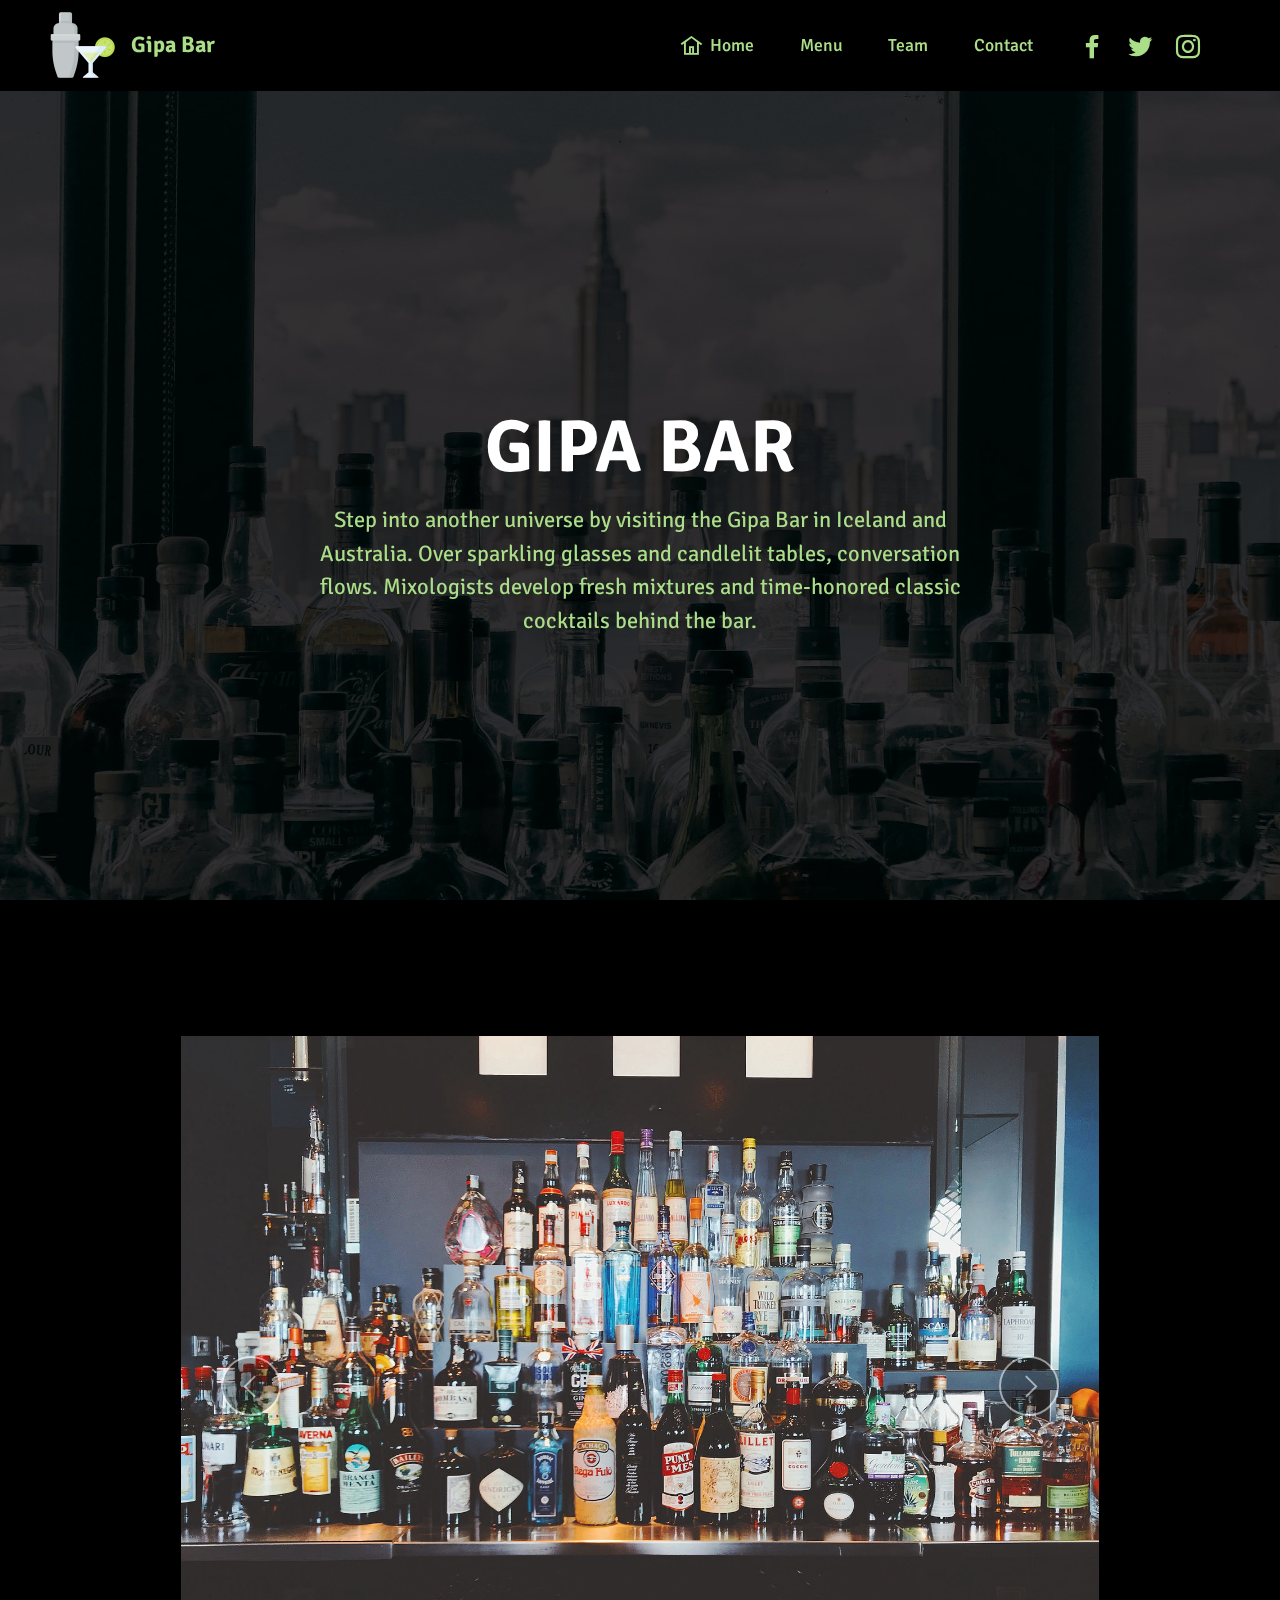
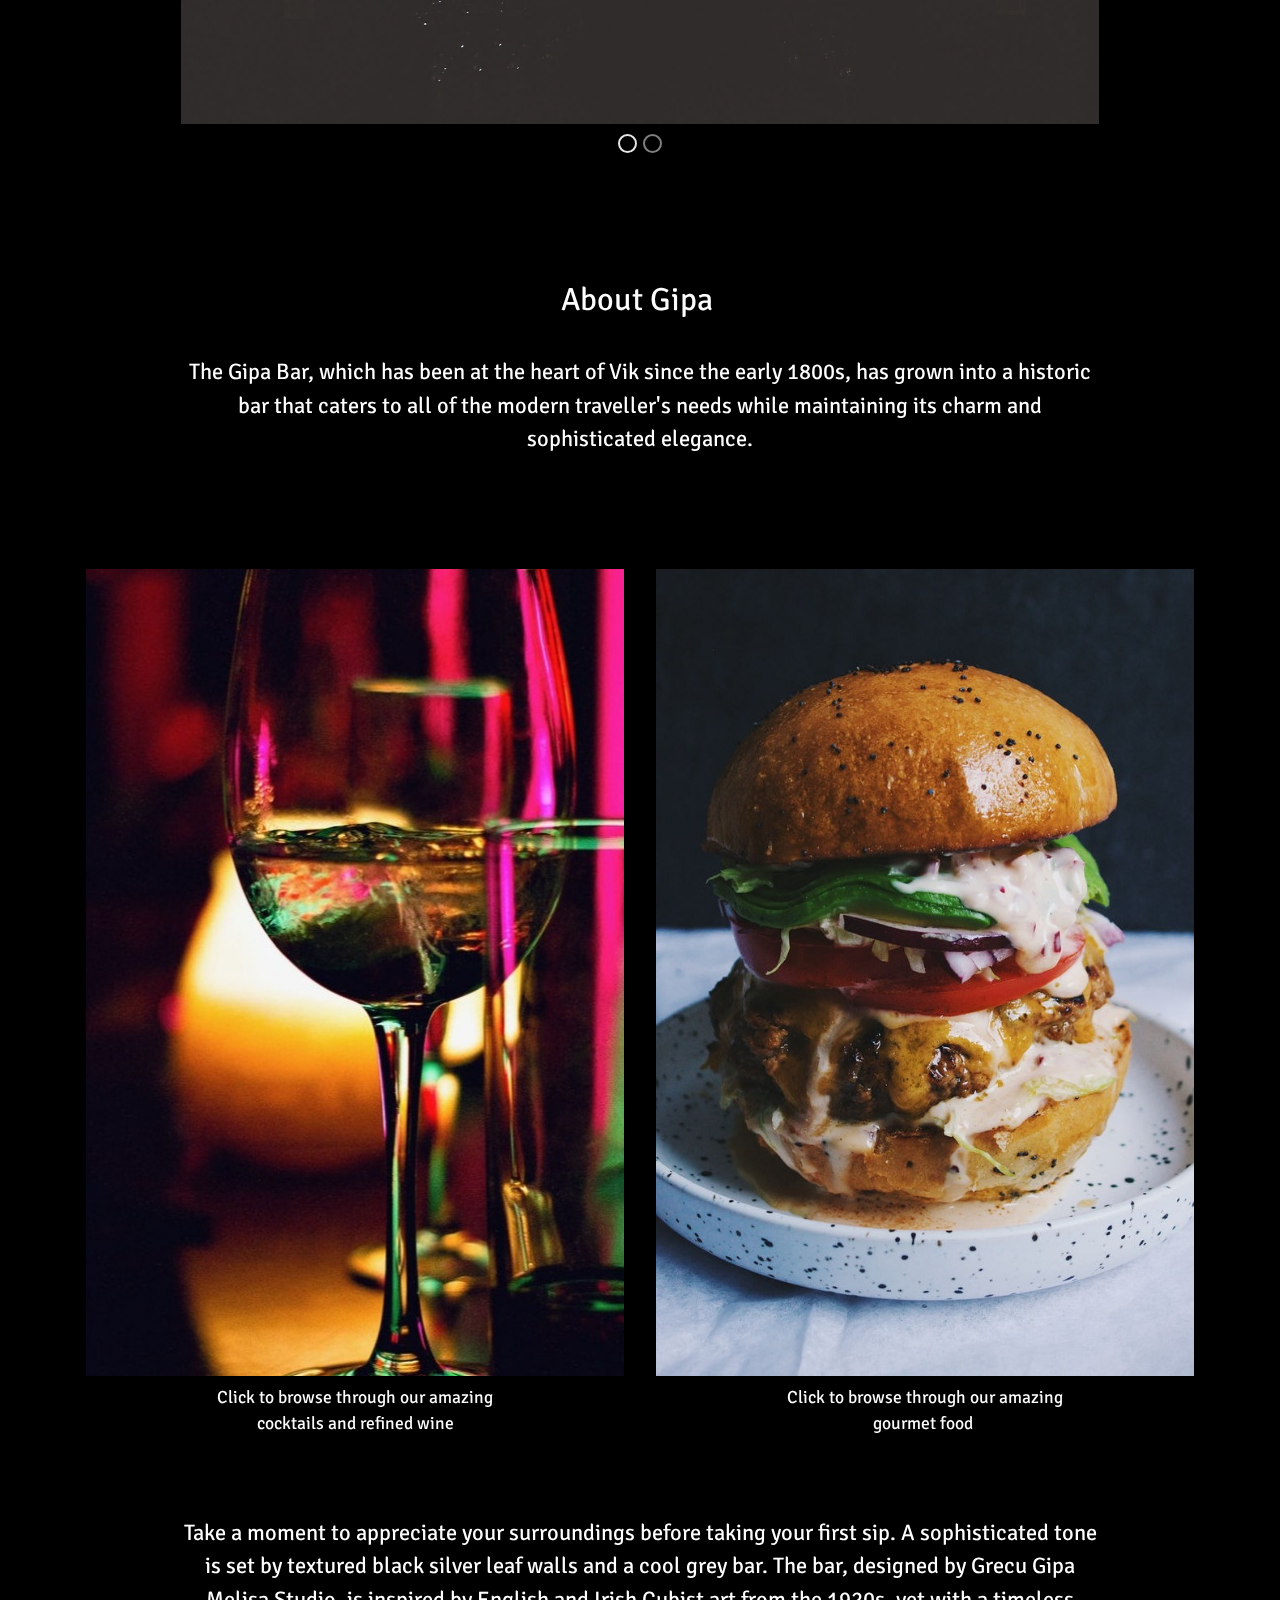
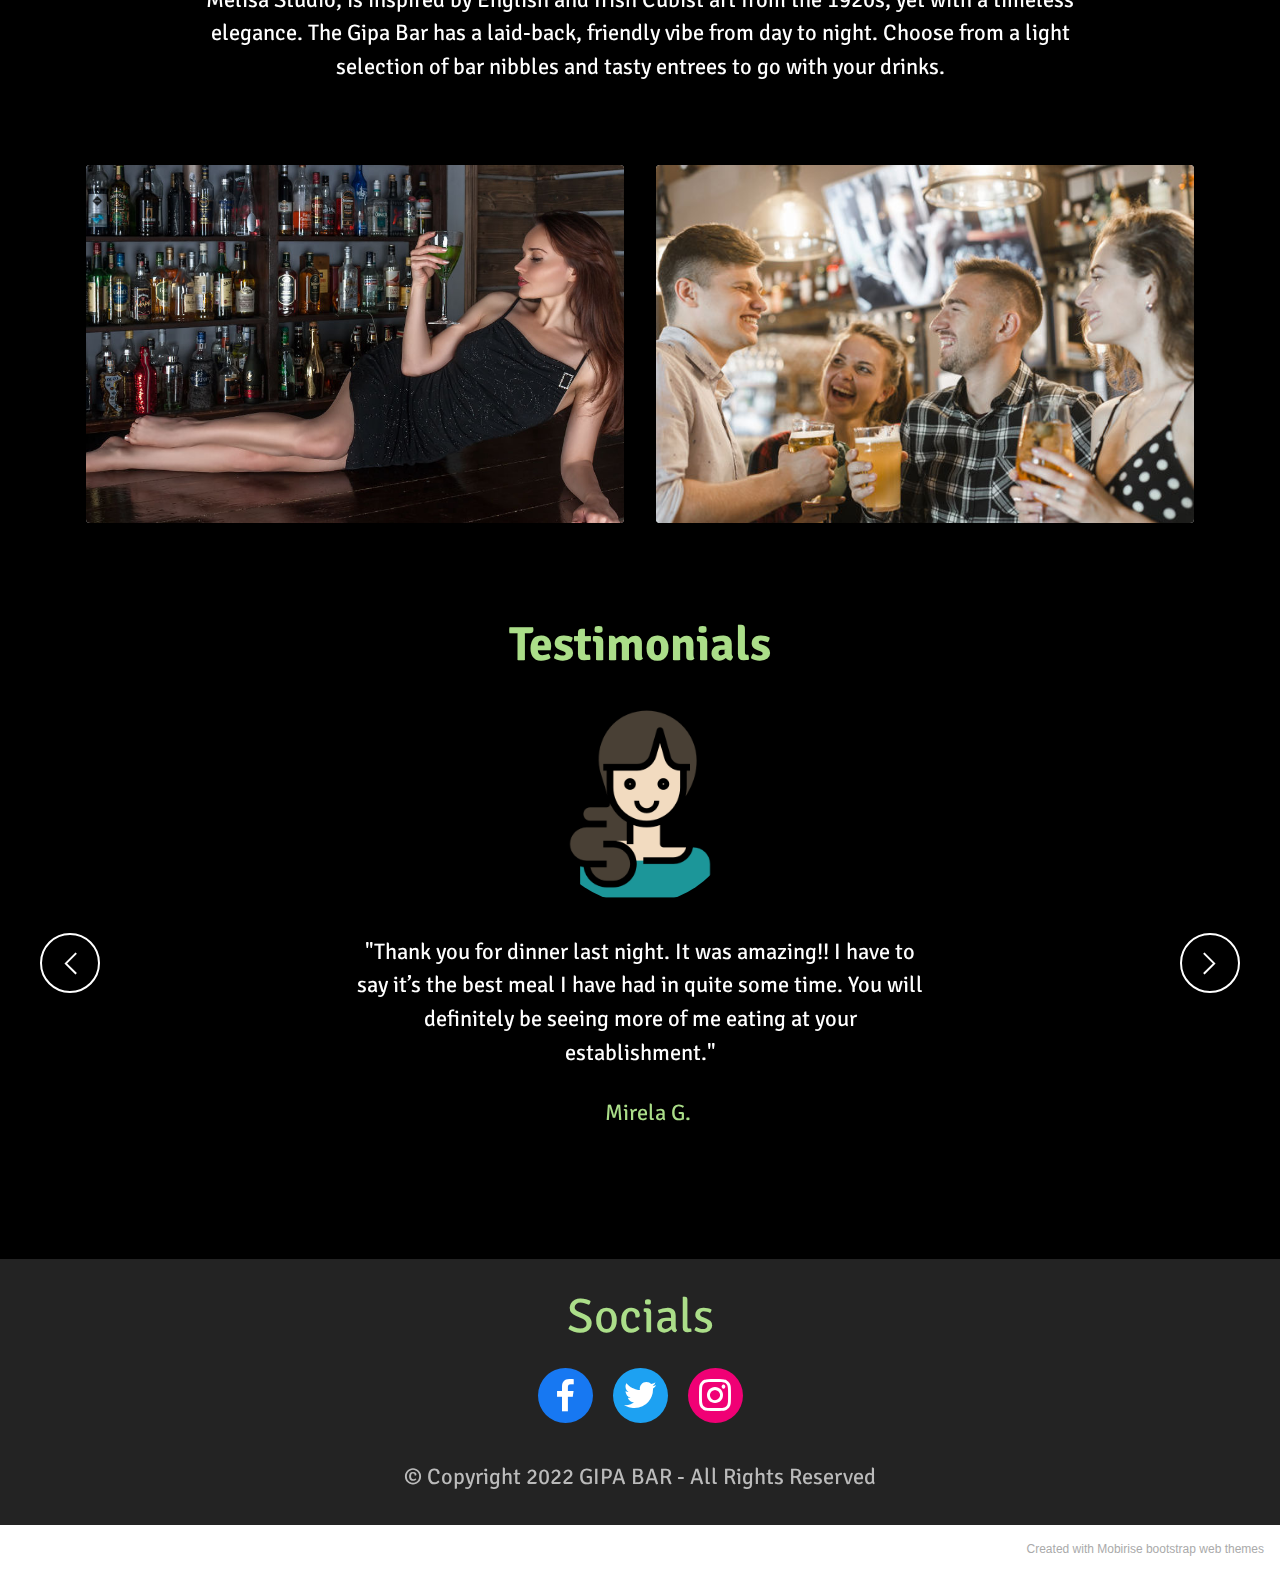
<file: index.html>
<!DOCTYPE html>
<html  >
<head>
  <!-- Site made with Mobirise Website Builder v5.5.8, https://mobirise.com -->
  <meta charset="UTF-8">
  <meta http-equiv="X-UA-Compatible" content="IE=edge">
  <meta name="generator" content="Mobirise v5.5.8, mobirise.com">
  <meta name="viewport" content="width=device-width, initial-scale=1, minimum-scale=1">
  <link rel="shortcut icon" href="assets/images/cocktail-140x140.png" type="image/x-icon">
  <meta name="description" content="">
  
  
  <title>Home</title>
  <link rel="stylesheet" href="assets/web/assets/mobirise-icons2/mobirise2.css">
  <link rel="stylesheet" href="assets/bootstrap/css/bootstrap.min.css">
  <link rel="stylesheet" href="assets/bootstrap/css/bootstrap-grid.min.css">
  <link rel="stylesheet" href="assets/bootstrap/css/bootstrap-reboot.min.css">
  <link rel="stylesheet" href="assets/parallax/jarallax.css">
  <link rel="stylesheet" href="assets/dropdown/css/style.css">
  <link rel="stylesheet" href="assets/socicon/css/styles.css">
  <link rel="stylesheet" href="assets/theme/css/style.css">
  <link rel="preload" href="https://fonts.googleapis.com/css?family=Signika+Negative:300,400,500,600,700&display=swap" as="style" onload="this.onload=null;this.rel='stylesheet'">
  <noscript><link rel="stylesheet" href="https://fonts.googleapis.com/css?family=Signika+Negative:300,400,500,600,700&display=swap"></noscript>
  <link rel="preload" as="style" href="assets/mobirise/css/mbr-additional.css"><link rel="stylesheet" href="assets/mobirise/css/mbr-additional.css" type="text/css">
  
  
  
  
</head>
<body>
  
  <section data-bs-version="5.1" class="menu menu2 cid-sU7u0lWSAv" once="menu" id="menu2-0">
    
    <nav class="navbar navbar-dropdown navbar-expand-lg">
        <div class="container-fluid">
            <div class="navbar-brand">
                <span class="navbar-logo">
                    
                        <img src="assets/images/cocktail-140x140.png" alt="OK" style="height: 4.4rem;">
                    
                </span>
                <span class="navbar-caption-wrap"><a class="navbar-caption text-primary display-7" href="index.html">Gipa Bar</a></span>
            </div>
            <button class="navbar-toggler" type="button" data-toggle="collapse" data-bs-toggle="collapse" data-target="#navbarSupportedContent" data-bs-target="#navbarSupportedContent" aria-controls="navbarNavAltMarkup" aria-expanded="false" aria-label="Toggle navigation">
                <div class="hamburger">
                    <span></span>
                    <span></span>
                    <span></span>
                    <span></span>
                </div>
            </button>
            <div class="collapse navbar-collapse" id="navbarSupportedContent">
                <ul class="navbar-nav nav-dropdown nav-right" data-app-modern-menu="true"><li class="nav-item"><a class="nav-link link text-primary display-4" href="index.html"><span class="mobi-mbri mobi-mbri-home mbr-iconfont mbr-iconfont-btn"></span>Home</a></li><li class="nav-item"><a class="nav-link link text-primary display-4" href="Menu.html">Menu</a></li><li class="nav-item"><a class="nav-link link text-primary display-4" href="Team.html">Team</a></li>
                    <li class="nav-item"><a class="nav-link link text-primary display-4" href="Contact.html">Contact</a>
                    </li></ul>
                <div class="icons-menu">
                    <a class="iconfont-wrapper" href="https://facebook.com" target="_blank">
                        <span class="p-2 mbr-iconfont socicon-facebook socicon"></span>
                    </a>
                    <a class="iconfont-wrapper" href="https://twitter.com" target="_blank">
                        <span class="p-2 mbr-iconfont socicon-twitter socicon"></span>
                    </a>
                    <a class="iconfont-wrapper" href="https://instagram.com" target="_blank">
                        <span class="p-2 mbr-iconfont socicon-instagram socicon"></span>
                    </a>
                    
                </div>
                
            </div>
        </div>
    </nav>
</section>

<section data-bs-version="5.1" class="header1 cid-sU7Mjrb0jp mbr-fullscreen mbr-parallax-background" id="header1-3">

    

    <div class="mbr-overlay" style="opacity: 0.8; background-color: rgb(0, 0, 0);"></div>

    <div class="container-fluid">
        <div class="row justify-content-center">
            <div class="col-12 col-lg-7">
                <h1 class="mbr-section-title mbr-fonts-style mb-3 display-1"><strong><br></strong><br><strong>GIPA BAR</strong></h1>
                
                <p class="mbr-text mbr-fonts-style display-7">Step into another universe by visiting the Gipa Bar in Iceland and Australia. Over sparkling glasses and candlelit tables, conversation flows. Mixologists develop fresh mixtures and time-honored classic cocktails behind the bar.<br></p>
                
            </div>
        </div>
    </div>
</section>

<section data-bs-version="5.1" class="slider2 cid-sUqkCFTeay" id="slider2-2t">
    

    
    <div class="container">
        <div class="row justify-content-center">
            <div class="col-12 col-md-10">
                <div class="carousel slide carousel-fade" id="sUqvsww1Yo" data-interval="5000" data-bs-interval="5000">
                    
                    <ol class="carousel-indicators">
                        <li data-slide-to="0" data-bs-slide-to="0" class="active" data-target="#sUqvsww1Yo" data-bs-target="#sUqvsww1Yo"></li>
                        <li data-slide-to="1" data-bs-slide-to="1" data-target="#sUqvsww1Yo" data-bs-target="#sUqvsww1Yo"></li>
                        
                    </ol>
                    <div class="carousel-inner">
                        <div class="carousel-item slider-image item active">
                            <div class="item-wrapper">
                                <img class="d-block w-100" src="assets/images/rsz-1tot-alcoolul-1632x1224.jpg" alt="OK">
                                
                            </div>
                        </div>
                        
                        <div class="carousel-item slider-image item">
                            <div class="item-wrapper">
                                <img class="d-block w-100" src="assets/images/rsz-photo-1514933651103-005eec06c04b-1384x1038.jpg" alt="OK">
                                
                            </div>
                        </div>
                    </div>
                    <a class="carousel-control carousel-control-prev" role="button" data-slide="prev" data-bs-slide="prev" href="#sUqvsww1Yo">
                        <span class="mobi-mbri mobi-mbri-arrow-prev" aria-hidden="true"></span>
                        <span class="sr-only visually-hidden">Previous</span>
                    </a>
                    <a class="carousel-control carousel-control-next" role="button" data-slide="next" data-bs-slide="next" href="#sUqvsww1Yo">
                        <span class="mobi-mbri mobi-mbri-arrow-next" aria-hidden="true"></span>
                        <span class="sr-only visually-hidden">Next</span>
                    </a>
                </div>
            </div>
        </div>
    </div>
</section>

<section data-bs-version="5.1" class="content5 cid-sUkJSjv9Pl" id="content5-2k">
    
    <div class="container">
        <div class="row justify-content-center">
            <div class="col-md-12 col-lg-10">
                
                <h4 class="mbr-section-subtitle mbr-fonts-style mb-4 display-5">About Gipa&nbsp;</h4>
                <p class="mbr-text mbr-fonts-style display-7">The Gipa Bar, which has been at the heart of Vik since the early 1800s, has grown into a historic bar that caters to all of the modern traveller's needs while maintaining its charm and sophisticated elegance.</p>
            </div>
        </div>
    </div>
</section>

<section data-bs-version="5.1" class="image4 cid-sUgc2gHg5o" id="image4-d">
    

    

    <div class="container">
        <div class="row">
            <div class="col-12 col-lg-6">
                <div class="image-wrapper">
                    <a href="Menu.html"><img src="assets/images/rsz-4burger-1-830x1296.jpeg" alt="Borgir"></a>
                    <p class="mbr-text mbr-fonts-style mt-2 align-center display-4">Click to browse through our amazing <br>gourmet food&nbsp;</p>
                </div>
            </div>
            <div class="col-12 col-lg-6">
                <div class="image-wrapper">
                    <a href="Menu.html"><img src="assets/images/rsz-1photo-1437418747212-8d9709afab22-2-832x1250.jpeg" alt="Alcooale"></a>
                    <p class="mbr-text mbr-fonts-style mt-2 align-center display-4">Click to browse through our amazing<br> cocktails and refined wine</p>
                </div>
            </div>
        </div>
    </div>
</section>

<section data-bs-version="5.1" class="content5 cid-sUgaWhWznO" id="content5-c">
    
    <div class="container">
        <div class="row justify-content-center">
            <div class="col-md-12 col-lg-10">
                
                
                <p class="mbr-text mbr-fonts-style display-7">Take a moment to appreciate your surroundings before taking your first sip. A sophisticated tone is set by textured black silver leaf walls and a cool grey bar. The bar, designed by Grecu Gipa Melisa Studio, is inspired by English and Irish Cubist art from the 1920s, yet with a timeless elegance. The Gipa Bar has a laid-back, friendly vibe from day to night. Choose from a light selection of bar nibbles and tasty entrees to go with your drinks.<br></p>
            </div>
        </div>
    </div>
</section>

<section data-bs-version="5.1" class="gallery1 cid-sUl0Kh7aAy" id="gallery1-2r">
    
    
    <div class="container">
        
        <div class="row mt-4">
            <div class="item features-image сol-12 col-md-6 col-lg-6">
                <div class="item-wrapper">
                    <div class="item-img">
                        <img src="assets/images/alcohol-alcoholic4-1076x576.jpg" alt="bar smecher">
                    </div>
                    
                    
                </div>
            </div>
            <div class="item features-image сol-12 col-md-6 col-lg-6">
                <div class="item-wrapper">
                    <div class="item-img">
                        <img src="assets/images/group-of-young-friends-626x417.jpg" alt="bar cool">
                    </div>
                    
                    
                </div>
            </div>
            
            
        </div>
    </div>
</section>

<section data-bs-version="5.1" class="people5 mbr-embla cid-sUkkd4lyJr" id="people5-2g">

    

    

    <div class="position-relative text-center">
        <h3 class="mb-4 mbr-fonts-style display-2"><strong>Testimonials</strong></h3>

        <div class="embla" data-skip-snaps="true" data-align="center" data-loop="true" data-auto-play-interval="5" data-draggable="true">
            <div class="embla__viewport container">
                <div class="embla__container">
                    <div class="embla__slide slider-image item" style="margin-left: 10rem; margin-right: 10rem;">
                        <div class="user">
                            <div class="user_image">
                                <div class="item-wrapper position-relative">
                                    <img src="assets/images/woman-1-512x512.png" data-slide-to="0" data-bs-slide-to="0" alt="okayd">
                                </div>
                            </div>
                            <div class="user_text mb-4">
                                <p class="mbr-fonts-style display-7">"Thank you for dinner last night. It was amazing!! I have to say it’s the best meal I have had in quite some time. You will definitely be seeing more of me eating at your establishment."</p>
                            </div>
                            <div class="user_name mbr-fonts-style mb-2 display-7"><p>&nbsp; &nbsp;Mirela G.<br></p></div>
                            
                        </div>
                    </div><div class="embla__slide slider-image item" style="margin-left: 10rem; margin-right: 10rem;">
                        <div class="user">
                            <div class="user_image">
                                <div class="item-wrapper position-relative">
                                    <img src="assets/images/woman-512x512.png" data-slide-to="1" data-bs-slide-to="1" alt="OK">
                                </div>
                            </div>
                            <div class="user_text mb-4">
                                <p class="mbr-fonts-style display-7">"Last Friday I came for restaurant week. It was FABULOUS! The portions were overly generous. Everything was so yummy – what a bargain. I will be back soon."</p>
                            </div>
                            <div class="user_name mbr-fonts-style mb-2 display-7"><strong>Viorica M.</strong></div>
                            
                        </div>
                    </div>
                    <div class="embla__slide slider-image item" style="margin-left: 10rem; margin-right: 10rem;">
                        <div class="user">
                            <div class="user_image">
                                <div class="item-wrapper position-relative">
                                    <img src="assets/images/young-man-512x512.png" data-slide-to="2" data-bs-slide-to="2" alt="OK">
                                </div>
                            </div>
                            <div class="user_text mb-4">
                                <p class="mbr-fonts-style display-7">"I have never been to a more spectacular wine dinner!! The perfect combination of great wine, chef’s amazing food pairings, staff's organization with reservations and creativity of printed menus, the hospitality and the staff’s overall impeccable service and attention to detail."</p>
                            </div>
                            <div class="user_name mbr-fonts-style mb-2 display-7"><strong>Virgil N.</strong></div>
                            
                        </div>
                    </div>
                    <div class="embla__slide slider-image item" style="margin-left: 10rem; margin-right: 10rem;">
                        <div class="user">
                            <div class="user_image">
                                <div class="item-wrapper position-relative">
                                    <img src="assets/images/man-512x512.png" data-slide-to="3" data-bs-slide-to="3" alt="OK">
                                </div>
                            </div>
                            <div class="user_text mb-4">
                                <p class="mbr-fonts-style display-7">" Your tremendous knowledge and expertise, coupled with a great personality and outstanding work ethic, have made this a most comfortable and rewarding professional relationship. I can truly say that you’re the best at taking a simple idea and turning it into a full blown operational concept. "<br></p>
                            </div>
                            <div class="user_name mbr-fonts-style mb-2 display-7"><strong>Horia B.</strong></div>
                            
                        </div>
                    </div>
                </div>
            </div>
            <button class="embla__button embla__button--prev">
                <span class="mobi-mbri mobi-mbri-arrow-prev mbr-iconfont" aria-hidden="true"></span>
                <span class="sr-only visually-hidden visually-hidden">Previous</span>
            </button>
            <button class="embla__button embla__button--next">
                <span class="mobi-mbri mobi-mbri-arrow-next mbr-iconfont" aria-hidden="true"></span>
                <span class="sr-only visually-hidden visually-hidden">Next</span>
            </button>
        </div>
    </div>
</section>

<section data-bs-version="5.1" class="share3 cid-sUg8gZOo14" id="share3-a">
    
     
    
    

    <div class="container">
        <div class="media-container-row">
            <div class="col-12">
                <h3 class="mbr-section-title align-center mb-3 mbr-fonts-style display-2">Socials</h3>
                <div class="social-list align-center">
                   
                    <a class="iconfont-wrapper bg-facebook m-2 " target="_blank" href="https://www.facebook.com/">
                            <span class="socicon-facebook socicon"></span>
                        </a>
                        <a class="iconfont-wrapper bg-twitter m-2" href="https://twitter.com/?lang=ro" target="_blank">
                            <span class="socicon-twitter socicon"></span>
                        </a>
                        <a class="iconfont-wrapper bg-instagram m-2" href="https://www.instagram.com/" target="_blank">
                            <span class="socicon-instagram socicon"></span>
                        </a>
                        
                        
                        
                        
                        
                        
                        
                        
                </div>
            </div>
        </div>
    </div>
</section>

<section data-bs-version="5.1" class="footer7 cid-sU8kECiMqI" once="footers" id="footer7-9">

    

    

    <div class="container">
        <div class="media-container-row align-center mbr-white">
            <div class="col-12">
                <p class="mbr-text mb-0 mbr-fonts-style display-7">© Copyright 2022 GIPA BAR - All Rights Reserved
                </p>
            </div>
        </div>
    </div>
</section><section style="background-color: #fff; font-family: -apple-system, BlinkMacSystemFont, 'Segoe UI', 'Roboto', 'Helvetica Neue', Arial, sans-serif; color:#aaa; font-size:12px; padding: 0; align-items: center; display: flex;"><a href="https://mobirise.site/v" style="flex: 1 1; height: 3rem; padding-left: 1rem;"></a><p style="flex: 0 0 auto; margin:0; padding-right:1rem;"><a href="https://mobirise.site/t" style="color:#aaa;">Created</a> with Mobirise bootstrap web themes</p></section><script src="assets/bootstrap/js/bootstrap.bundle.min.js"></script>  <script src="assets/parallax/jarallax.js"></script>  <script src="assets/smoothscroll/smooth-scroll.js"></script>  <script src="assets/ytplayer/index.js"></script>  <script src="assets/dropdown/js/navbar-dropdown.js"></script>  <script src="assets/embla/embla.min.js"></script>  <script src="assets/embla/script.js"></script>  <script src="assets/theme/js/script.js"></script>  
  
  
</body>
</html>
</file>
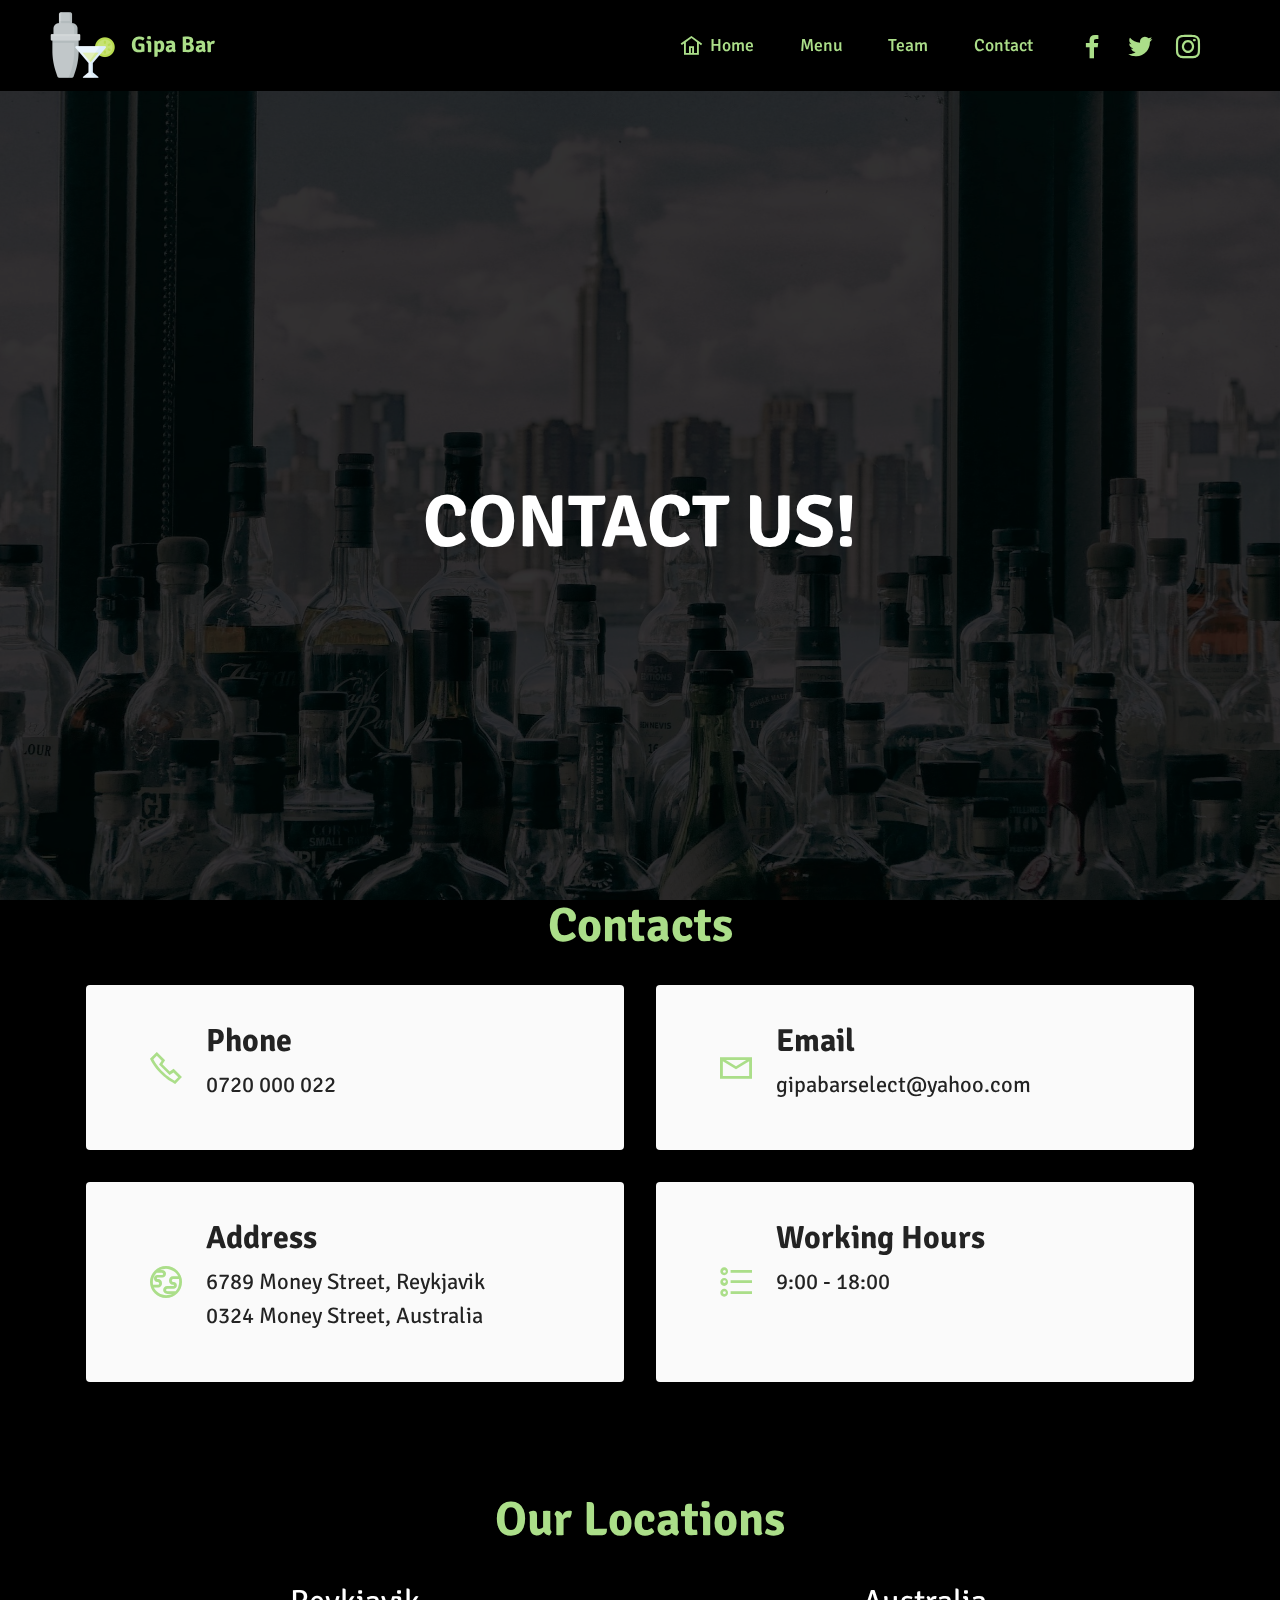
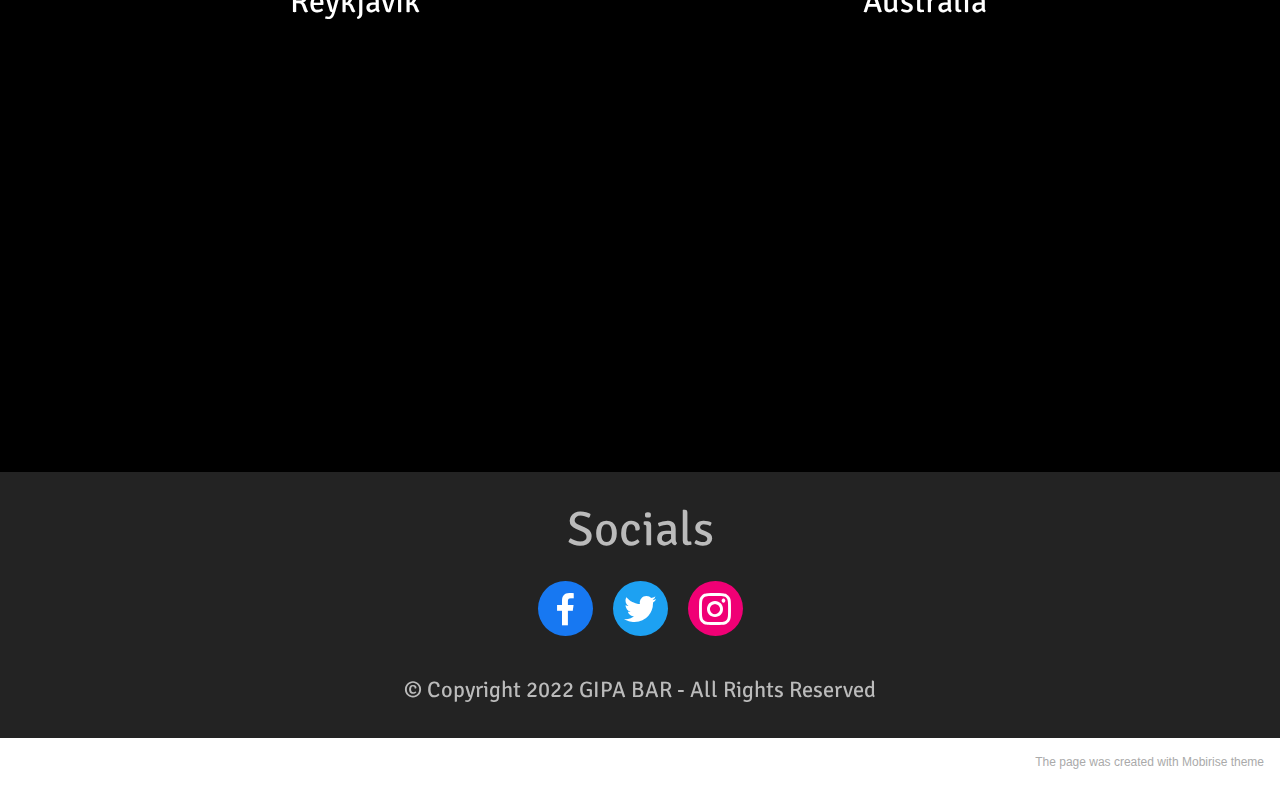
<file: Contact.html>
<!DOCTYPE html>
<html  >
<head>
  <!-- Site made with Mobirise Website Builder v5.5.8, https://mobirise.com -->
  <meta charset="UTF-8">
  <meta http-equiv="X-UA-Compatible" content="IE=edge">
  <meta name="generator" content="Mobirise v5.5.8, mobirise.com">
  <meta name="viewport" content="width=device-width, initial-scale=1, minimum-scale=1">
  <link rel="shortcut icon" href="assets/images/cocktail-140x140.png" type="image/x-icon">
  <meta name="description" content="">
  
  
  <title>Contact</title>
  <link rel="stylesheet" href="assets/web/assets/mobirise-icons2/mobirise2.css">
  <link rel="stylesheet" href="assets/bootstrap/css/bootstrap.min.css">
  <link rel="stylesheet" href="assets/bootstrap/css/bootstrap-grid.min.css">
  <link rel="stylesheet" href="assets/bootstrap/css/bootstrap-reboot.min.css">
  <link rel="stylesheet" href="assets/parallax/jarallax.css">
  <link rel="stylesheet" href="assets/dropdown/css/style.css">
  <link rel="stylesheet" href="assets/socicon/css/styles.css">
  <link rel="stylesheet" href="assets/theme/css/style.css">
  <link rel="preload" href="https://fonts.googleapis.com/css?family=Signika+Negative:300,400,500,600,700&display=swap" as="style" onload="this.onload=null;this.rel='stylesheet'">
  <noscript><link rel="stylesheet" href="https://fonts.googleapis.com/css?family=Signika+Negative:300,400,500,600,700&display=swap"></noscript>
  <link rel="preload" as="style" href="assets/mobirise/css/mbr-additional.css"><link rel="stylesheet" href="assets/mobirise/css/mbr-additional.css" type="text/css">
  
  
  
  
</head>
<body>
  
  <section data-bs-version="5.1" class="menu menu2 cid-sUjxNOvdDL" once="menu" id="menu2-1l">
    
    <nav class="navbar navbar-dropdown navbar-expand-lg">
        <div class="container-fluid">
            <div class="navbar-brand">
                <span class="navbar-logo">
                    
                        <img src="assets/images/cocktail-140x140.png" alt="Mobirise" style="height: 4.4rem;">
                    
                </span>
                <span class="navbar-caption-wrap"><a class="navbar-caption text-primary display-7" href="index.html">Gipa Bar</a></span>
            </div>
            <button class="navbar-toggler" type="button" data-toggle="collapse" data-bs-toggle="collapse" data-target="#navbarSupportedContent" data-bs-target="#navbarSupportedContent" aria-controls="navbarNavAltMarkup" aria-expanded="false" aria-label="Toggle navigation">
                <div class="hamburger">
                    <span></span>
                    <span></span>
                    <span></span>
                    <span></span>
                </div>
            </button>
            <div class="collapse navbar-collapse" id="navbarSupportedContent">
                <ul class="navbar-nav nav-dropdown nav-right" data-app-modern-menu="true"><li class="nav-item"><a class="nav-link link text-primary display-4" href="index.html"><span class="mobi-mbri mobi-mbri-home mbr-iconfont mbr-iconfont-btn"></span>Home</a></li><li class="nav-item"><a class="nav-link link text-primary display-4" href="Menu.html">Menu</a></li><li class="nav-item"><a class="nav-link link text-primary display-4" href="Team.html">Team</a></li>
                    <li class="nav-item"><a class="nav-link link text-primary display-4" href="Contact.html">Contact</a>
                    </li></ul>
                <div class="icons-menu">
                    <a class="iconfont-wrapper" href="https://facebook.com" target="_blank">
                        <span class="p-2 mbr-iconfont socicon-facebook socicon"></span>
                    </a>
                    <a class="iconfont-wrapper" href="https://twitter.com" target="_blank">
                        <span class="p-2 mbr-iconfont socicon-twitter socicon"></span>
                    </a>
                    <a class="iconfont-wrapper" href="https://instagram.com" target="_blank">
                        <span class="p-2 mbr-iconfont socicon-instagram socicon"></span>
                    </a>
                    
                </div>
                
            </div>
        </div>
    </nav>
</section>

<section data-bs-version="5.1" class="header1 cid-sUjxNONuL0 mbr-fullscreen mbr-parallax-background" id="header1-1m">

    

    <div class="mbr-overlay" style="opacity: 0.8; background-color: rgb(0, 0, 0);"></div>

    <div class="container-fluid">
        <div class="row justify-content-center">
            <div class="col-12 col-lg-7">
                <h1 class="mbr-section-title mbr-fonts-style mb-3 display-1"><strong><br></strong><br><strong>CONTACT US!</strong></h1>
                
                
                
            </div>
        </div>
    </div>
</section>

<section data-bs-version="5.1" class="contacts2 cid-sUksmbeDCl" id="contacts2-2i">
    <!---->
    
    
    <div class="container">
        <div class="mbr-section-head">
            <h3 class="mbr-section-title mbr-fonts-style align-center mb-0 display-2">
                <strong>Contacts</strong>
            </h3>
            
        </div>
        <div class="row justify-content-center mt-4">
            <div class="card col-12 col-md-6">
                <div class="card-wrapper">
                    <div class="image-wrapper">
                        <span class="mbr-iconfont mobi-mbri-phone mobi-mbri"></span>
                    </div>
                    <div class="text-wrapper">
                        <h6 class="card-title mbr-fonts-style mb-1 display-5">
                            <strong>Phone</strong>
                        </h6>
                        <p class="mbr-text mbr-fonts-style display-7">0720 000 022</p>
                    </div>
                </div>
            </div>
            <div class="card col-12 col-md-6">
                <div class="card-wrapper">
                    <div class="image-wrapper">
                        <span class="mbr-iconfont mobi-mbri-letter mobi-mbri"></span>
                    </div>
                    <div class="text-wrapper">
                        <h6 class="card-title mbr-fonts-style mb-1 display-5">
                            <strong>Email</strong>
                        </h6>
                        <p class="mbr-text mbr-fonts-style display-7">gipabarselect@yahoo.com</p>
                    </div>
                </div>
            </div>
            <div class="card col-12 col-md-6">
                <div class="card-wrapper">
                    <div class="image-wrapper">
                        <span class="mbr-iconfont mobi-mbri-globe mobi-mbri"></span>
                    </div>
                    <div class="text-wrapper">
                        <h6 class="card-title mbr-fonts-style mb-1 display-5">
                            <strong>Address</strong>
                        </h6>
                        <p class="mbr-text mbr-fonts-style display-7">6789 Money Street, Reykjavik<br>0324 Money Street, Australia</p>
                    </div>
                </div>
            </div>
            <div class="card col-12 col-md-6">
                <div class="card-wrapper">
                    <div class="image-wrapper">
                        <span class="mbr-iconfont mobi-mbri-bulleted-list mobi-mbri"></span>
                    </div>
                    <div class="text-wrapper">
                        <h6 class="card-title mbr-fonts-style mb-1 display-5">
                            <strong>Working Hours</strong>
                        </h6>
                        <p class="mbr-text mbr-fonts-style display-7">
                            9:00 - 18:00
                        </p>
                    </div>
                </div>
            </div>
        </div>
    </div>
</section>

<section data-bs-version="5.1" class="map3 cid-sUksjP7DJQ" id="map3-2h">
    
    
    
    

    <div class="container">
        <div class="row">
            <div class="col-12">
                <h3 class="mbr-section-title mb-4 align-center mbr-fonts-style display-2"><strong>Our Locations</strong></h3>
            </div>
            <div class="col-12 col-lg-6">
                <h4 class="mbr-section-subtitle mb-3 align-center mbr-fonts-style display-5">Reykjavik</h4>
                <div class="google-map"><iframe frameborder="0" style="border:0" src="https://www.google.com/maps/embed/v1/place?key=AIzaSyCNveGQ9bfpKFwWzQLLftrR9hNiHwdqQG8&amp;q=reykjavik gipa" allowfullscreen=""></iframe></div>
            </div>
            <div class="col-12 col-lg-6">
                <h4 class="mbr-section-subtitle mb-3 mt-5 mt-lg-0 align-center mbr-fonts-style display-5">Australia</h4>
                <div class="google-map"><iframe frameborder="0" style="border:0" src="https://www.google.com/maps/embed/v1/place?key=AIzaSyCNveGQ9bfpKFwWzQLLftrR9hNiHwdqQG8&amp;q=money street" allowfullscreen=""></iframe></div>
            </div>
        </div>
    </div>
</section>

<section data-bs-version="5.1" class="share3 cid-sUjxNQGKeq" id="share3-1s">
    
     
    
    

    <div class="container">
        <div class="media-container-row">
            <div class="col-12">
                <h3 class="mbr-section-title align-center mb-3 mbr-fonts-style display-2">Socials</h3>
                <div class="social-list align-center">
                   
                    <a class="iconfont-wrapper bg-facebook m-2 " target="_blank" href="https://www.facebook.com/">
                            <span class="socicon-facebook socicon"></span>
                        </a>
                        <a class="iconfont-wrapper bg-twitter m-2" href="https://twitter.com/?lang=ro" target="_blank">
                            <span class="socicon-twitter socicon"></span>
                        </a>
                        <a class="iconfont-wrapper bg-instagram m-2" href="https://www.instagram.com/" target="_blank">
                            <span class="socicon-instagram socicon"></span>
                        </a>
                        
                        
                        
                        
                        
                        
                        
                        
                </div>
            </div>
        </div>
    </div>
</section>

<section data-bs-version="5.1" class="footer7 cid-sUjxNR18TC" once="footers" id="footer7-1t">

    

    

    <div class="container">
        <div class="media-container-row align-center mbr-white">
            <div class="col-12">
                <p class="mbr-text mb-0 mbr-fonts-style display-7">© Copyright 2022 GIPA BAR - All Rights Reserved
                </p>
            </div>
        </div>
    </div>
</section><section style="background-color: #fff; font-family: -apple-system, BlinkMacSystemFont, 'Segoe UI', 'Roboto', 'Helvetica Neue', Arial, sans-serif; color:#aaa; font-size:12px; padding: 0; align-items: center; display: flex;"><a href="https://mobirise.site/o" style="flex: 1 1; height: 3rem; padding-left: 1rem;"></a><p style="flex: 0 0 auto; margin:0; padding-right:1rem;"><a href="https://mobirise.site/r" style="color:#aaa;">The page</a> was created with Mobirise theme</p></section><script src="assets/bootstrap/js/bootstrap.bundle.min.js"></script>  <script src="assets/parallax/jarallax.js"></script>  <script src="assets/smoothscroll/smooth-scroll.js"></script>  <script src="assets/ytplayer/index.js"></script>  <script src="assets/dropdown/js/navbar-dropdown.js"></script>  <script src="assets/theme/js/script.js"></script>  
  
  
</body>
</html>
</file>
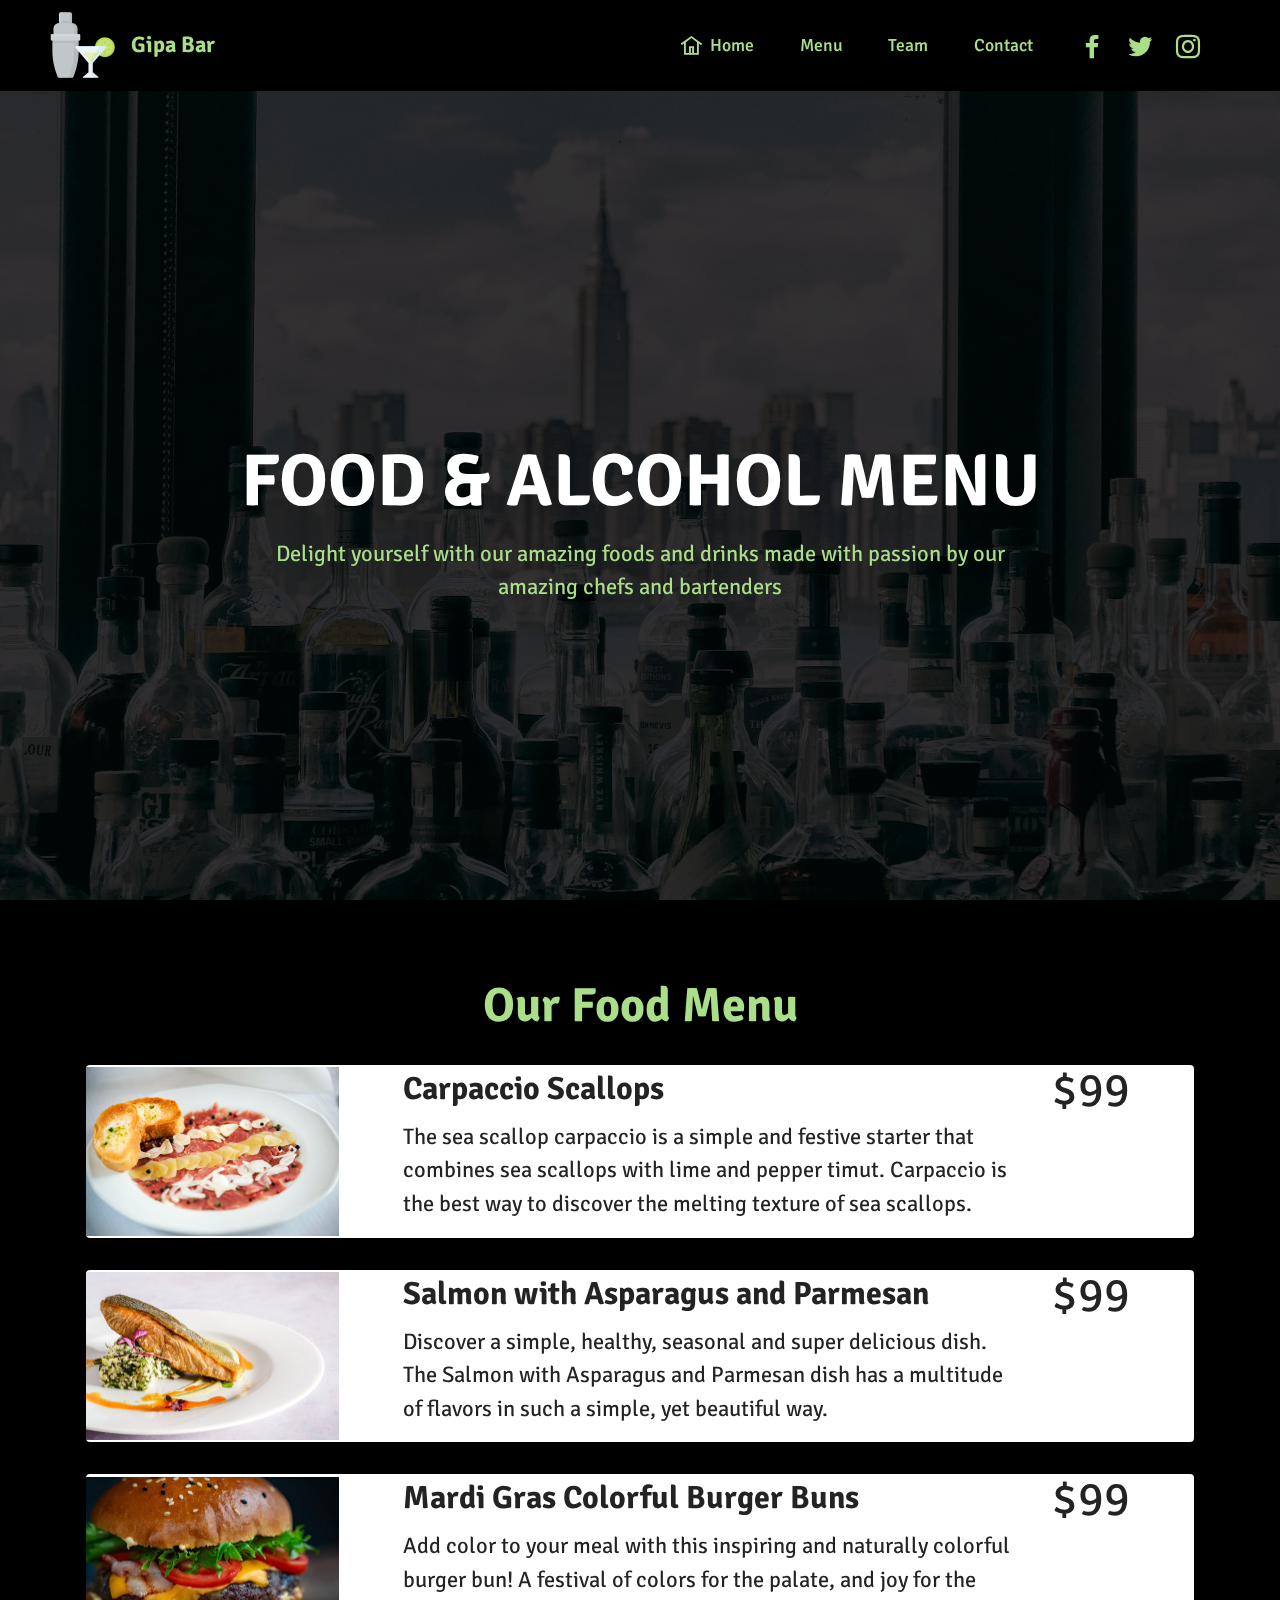
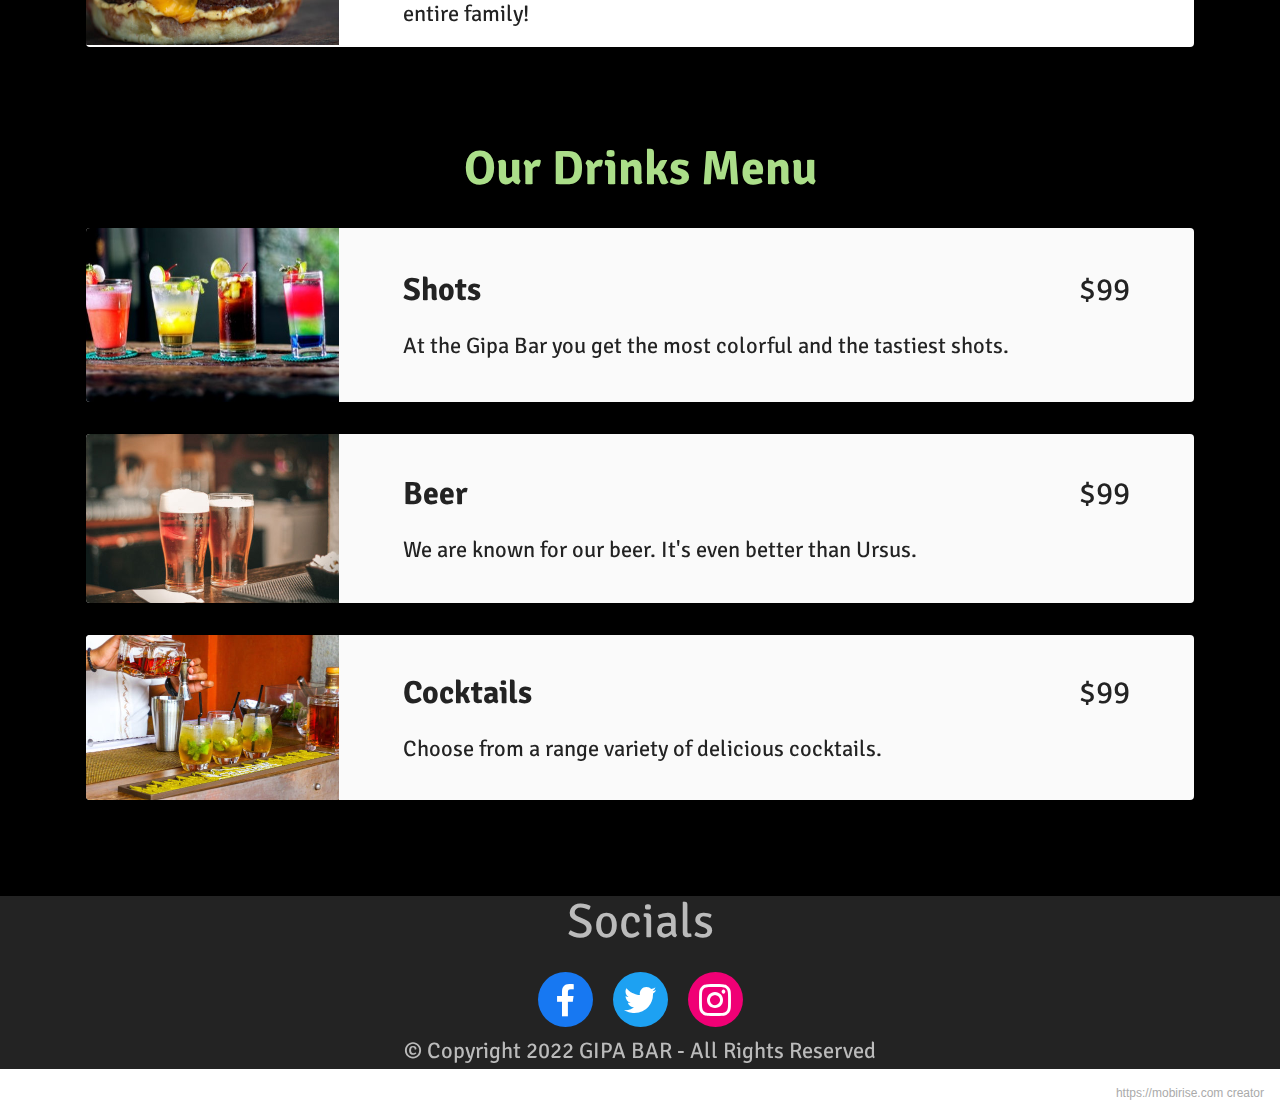
<file: Menu.html>
<!DOCTYPE html>
<html  >
<head>
  <!-- Site made with Mobirise Website Builder v5.5.8, https://mobirise.com -->
  <meta charset="UTF-8">
  <meta http-equiv="X-UA-Compatible" content="IE=edge">
  <meta name="generator" content="Mobirise v5.5.8, mobirise.com">
  <meta name="viewport" content="width=device-width, initial-scale=1, minimum-scale=1">
  <link rel="shortcut icon" href="assets/images/cocktail-140x140.png" type="image/x-icon">
  <meta name="description" content="">
  
  
  <title>Menu</title>
  <link rel="stylesheet" href="assets/web/assets/mobirise-icons2/mobirise2.css">
  <link rel="stylesheet" href="assets/bootstrap/css/bootstrap.min.css">
  <link rel="stylesheet" href="assets/bootstrap/css/bootstrap-grid.min.css">
  <link rel="stylesheet" href="assets/bootstrap/css/bootstrap-reboot.min.css">
  <link rel="stylesheet" href="assets/parallax/jarallax.css">
  <link rel="stylesheet" href="assets/dropdown/css/style.css">
  <link rel="stylesheet" href="assets/socicon/css/styles.css">
  <link rel="stylesheet" href="assets/theme/css/style.css">
  <link rel="preload" href="https://fonts.googleapis.com/css?family=Signika+Negative:300,400,500,600,700&display=swap" as="style" onload="this.onload=null;this.rel='stylesheet'">
  <noscript><link rel="stylesheet" href="https://fonts.googleapis.com/css?family=Signika+Negative:300,400,500,600,700&display=swap"></noscript>
  <link rel="preload" as="style" href="assets/mobirise/css/mbr-additional.css"><link rel="stylesheet" href="assets/mobirise/css/mbr-additional.css" type="text/css">
  
  
  
  
</head>
<body>
  
  <section data-bs-version="5.1" class="menu menu2 cid-sUjxFaG2OH" once="menu" id="menu2-13">
    
    <nav class="navbar navbar-dropdown navbar-expand-lg">
        <div class="container-fluid">
            <div class="navbar-brand">
                <span class="navbar-logo">
                    
                        <img src="assets/images/cocktail-140x140.png" alt="Mobirise" style="height: 4.4rem;">
                    
                </span>
                <span class="navbar-caption-wrap"><a class="navbar-caption text-primary display-7" href="index.html">Gipa Bar</a></span>
            </div>
            <button class="navbar-toggler" type="button" data-toggle="collapse" data-bs-toggle="collapse" data-target="#navbarSupportedContent" data-bs-target="#navbarSupportedContent" aria-controls="navbarNavAltMarkup" aria-expanded="false" aria-label="Toggle navigation">
                <div class="hamburger">
                    <span></span>
                    <span></span>
                    <span></span>
                    <span></span>
                </div>
            </button>
            <div class="collapse navbar-collapse" id="navbarSupportedContent">
                <ul class="navbar-nav nav-dropdown nav-right" data-app-modern-menu="true"><li class="nav-item"><a class="nav-link link text-primary display-4" href="index.html"><span class="mobi-mbri mobi-mbri-home mbr-iconfont mbr-iconfont-btn"></span>Home</a></li><li class="nav-item"><a class="nav-link link text-primary display-4" href="Menu.html">Menu</a></li><li class="nav-item"><a class="nav-link link text-primary display-4" href="Team.html">Team</a></li>
                    <li class="nav-item"><a class="nav-link link text-primary display-4" href="Contact.html">Contact</a>
                    </li></ul>
                <div class="icons-menu">
                    <a class="iconfont-wrapper" href="https://facebook.com" target="_blank">
                        <span class="p-2 mbr-iconfont socicon-facebook socicon"></span>
                    </a>
                    <a class="iconfont-wrapper" href="https://twitter.com" target="_blank">
                        <span class="p-2 mbr-iconfont socicon-twitter socicon"></span>
                    </a>
                    <a class="iconfont-wrapper" href="https://instagram.com" target="_blank">
                        <span class="p-2 mbr-iconfont socicon-instagram socicon"></span>
                    </a>
                    
                </div>
                
            </div>
        </div>
    </nav>
</section>

<section data-bs-version="5.1" class="header1 cid-sUjxFb4TCW mbr-fullscreen mbr-parallax-background" id="header1-14">

    

    <div class="mbr-overlay" style="opacity: 0.8; background-color: rgb(0, 0, 0);"></div>

    <div class="container-fluid">
        <div class="row justify-content-center">
            <div class="col-12 col-lg-8">
                <h1 class="mbr-section-title mbr-fonts-style mb-3 display-1"><strong><br></strong><br><strong>FOOD &amp; ALCOHOL MENU</strong></h1>
                
                <p class="mbr-text mbr-fonts-style display-7">Delight yourself with our amazing foods and drinks made with passion by our amazing chefs and bartenders</p>
                
            </div>
        </div>
    </div>
</section>

<section data-bs-version="5.1" class="content4 cid-sUkU8rm7Dm" id="content4-2o">
    
    
    <div class="container">
        <div class="row justify-content-center">
            <div class="title col-md-12 col-lg-10">
                <h3 class="mbr-section-title mbr-fonts-style align-center mb-4 display-2"><strong>Our Food Menu</strong></h3>
                
                
            </div>
        </div>
    </div>
</section>

<section data-bs-version="5.1" class="features8 cid-sUkhchNQZx" xmlns="http://www.w3.org/1999/html" id="features9-2f">
    
    

    

    <div class="container">
        <div class="card">
            <div class="card-wrapper">
                <div class="row align-items-center">
                    <div class="col-12 col-md-3">
                        <div class="image-wrapper">
                            <img src="assets/images/rsz-1pexels-piotr-arnoldes-6488856-506x338.jpg" alt="Mincare de pe Pexels">
                        </div>
                    </div>
                    <div class="col-12 col-md">
                        <div class="card-box">
                            <div class="row">
                                <div class="col-md">
                                    <h6 class="card-title mbr-fonts-style display-5"><strong>Carpaccio Scallops</strong></h6>
                                    <p class="mbr-text mbr-fonts-style display-7">
                                        The sea scallop carpaccio is a simple and festive starter that combines sea scallops with lime and pepper timut. Carpaccio is the best way to discover the melting texture of sea scallops. 
                                    </p>
                                </div>
                                <div class="col-md-auto">
                                    <p class="price mbr-fonts-style display-2">$99</p>
                                    
                                </div>
                                <div></div>
                            </div>
                        </div>
                    </div>
                </div>
            </div>
        </div>
        <div class="card">
            <div class="card-wrapper">
                <div class="row align-items-center">
                    <div class="col-12 col-md-3">
                        <div class="image-wrapper">
                            <img src="assets/images/rsz-pexels-sebastian-coman-photography-3655916-506x337.jpg" alt="Mincare de pe Pexels">
                        </div>
                    </div>
                    <div class="col-12 col-md">
                        <div class="card-box">
                            <div class="row">
                                <div class="col-md">
                                    <h6 class="card-title mbr-fonts-style display-5"><strong>Salmon with Asparagus and Parmesan</strong></h6>
                                    <p class="mbr-text mbr-fonts-style display-7">
                                        Discover a simple, healthy, seasonal and super delicious dish. The Salmon with Asparagus and Parmesan dish has a multitude of flavors in such a simple, yet beautiful way.</p>
                                </div>
                                <div class="col-md-auto">
                                    <p class="price mbr-fonts-style display-2">$99</p>
                                    
                                </div>
                                <div></div>
                            </div>
                        </div>
                    </div>
                </div>
            </div>
        </div>
        <div class="card">
            <div class="card-wrapper">
                <div class="row align-items-center">
                    <div class="col-12 col-md-3">
                        <div class="image-wrapper">
                            <img src="assets/images/rsz-pexels-valeria-boltneva-1639557-506x337.jpg" alt="Mincare de pe Pexels">
                        </div>
                    </div>
                    <div class="col-12 col-md">
                        <div class="card-box">
                            <div class="row">
                                <div class="col-md">
                                    <h6 class="card-title mbr-fonts-style display-5"><strong>Mardi Gras Colorful Burger Buns</strong></h6>
                                    <p class="mbr-text mbr-fonts-style display-7">
                                        Add color to your meal with this inspiring and naturally colorful burger bun! A festival of colors for the palate, and joy for the entire family!&nbsp;</p>
                                </div>
                                <div class="col-md-auto">
                                    <p class="price mbr-fonts-style display-2">$99</p>
                                    
                                </div>
                                <div></div>
                            </div>
                        </div>
                    </div>
                </div>
            </div>
        </div>
    </div>
</section>

<section data-bs-version="5.1" class="features10 cid-sUqt0fL84I" id="features11-2w">
    <!---->
    
    
    <div class="container">
        <div class="title">
            <h3 class="mbr-section-title mbr-fonts-style mb-4 display-2"><strong>Our Drinks Menu</strong></h3>
            
        </div>
        <div class="card">
            <div class="card-wrapper">
                <div class="row align-items-center">
                    <div class="col-12 col-md-3">
                        <div class="image-wrapper">
                            <img src="assets/images/drinks-506x337.jpeg" alt="gipalcool" title="">
                        </div>
                    </div>
                    <div class="col-12 col-md">
                        <div class="card-box">
                            <div class="row">
                                <div class="col-12">
                                    <div class="top-line">
                                        <h4 class="card-title mbr-fonts-style display-5"><strong>Shots</strong></h4>
                                        <p class="cost mbr-fonts-style display-5">
                                            $99</p>
                                    </div>
                                </div>
                                <div class="col-12">
                                    <div class="bottom-line">
                                        <p class="mbr-text mbr-fonts-style m-0 display-7">At the Gipa Bar you get the most colorful and the tastiest shots.</p>
                                    </div>
                                </div>
                            </div>
                        </div>
                    </div>
                </div>
            </div>
        </div>
        <div class="card">
            <div class="card-wrapper">
                <div class="row align-items-center">
                    <div class="col-12 col-md-3">
                        <div class="image-wrapper">
                            <img src="assets/images/alcohol-alcoholic2-506x338.jpg" alt="gipalcool" title="">
                        </div>
                    </div>
                    <div class="col-12 col-md">
                        <div class="card-box">
                            <div class="row">
                                <div class="col-12">
                                    <div class="top-line">
                                        <h4 class="card-title mbr-fonts-style display-5"><strong>Beer</strong></h4>
                                        <p class="cost mbr-fonts-style display-5">
                                            $99</p>
                                    </div>
                                </div>
                                <div class="col-12">
                                    <div class="bottom-line">
                                        <p class="mbr-text mbr-fonts-style m-0 display-7">We are known for our beer. It's even better than Ursus.</p>
                                    </div>
                                </div>
                            </div>
                        </div>
                    </div>
                </div>
            </div>
        </div>
        <div class="card">
            <div class="card-wrapper">
                <div class="row align-items-center">
                    <div class="col-12 col-md-3">
                        <div class="image-wrapper">
                            <img src="assets/images/rsz-alcohol-alcoholic5-506x329.jpg" alt="gipalcool" title="">
                        </div>
                    </div>
                    <div class="col-12 col-md">
                        <div class="card-box">
                            <div class="row">
                                <div class="col-12">
                                    <div class="top-line">
                                        <h4 class="card-title mbr-fonts-style display-5"><strong>Cocktails</strong></h4>
                                        <p class="cost mbr-fonts-style display-5">
                                            $99</p>
                                    </div>
                                </div>
                                <div class="col-12">
                                    <div class="bottom-line">
                                        <p class="mbr-text mbr-fonts-style m-0 display-7">Choose from a range variety of delicious cocktails.</p>
                                    </div>
                                </div>
                            </div>
                        </div>
                    </div>
                </div>
            </div>
        </div>
        
        
        
    </div>
</section>

<section data-bs-version="5.1" class="share3 cid-sUjxFdabTl" id="share3-1a">
    
     
    
    

    <div class="container">
        <div class="media-container-row">
            <div class="col-12">
                <h3 class="mbr-section-title align-center mb-3 mbr-fonts-style display-2">Socials</h3>
                <div class="social-list align-center">
                   
                    <a class="iconfont-wrapper bg-facebook m-2 " target="_blank" href="https://www.facebook.com/">
                            <span class="socicon-facebook socicon"></span>
                        </a>
                        <a class="iconfont-wrapper bg-twitter m-2" href="https://twitter.com/?lang=ro" target="_blank">
                            <span class="socicon-twitter socicon"></span>
                        </a>
                        <a class="iconfont-wrapper bg-instagram m-2" href="https://www.instagram.com/" target="_blank">
                            <span class="socicon-instagram socicon"></span>
                        </a>
                        
                        
                        
                        
                        
                        
                        
                        
                </div>
            </div>
        </div>
    </div>
</section>

<section data-bs-version="5.1" class="footer7 cid-sUjxFdydhT" once="footers" id="footer7-1b">

    

    

    <div class="container">
        <div class="media-container-row align-center mbr-white">
            <div class="col-12">
                <p class="mbr-text mb-0 mbr-fonts-style display-7">© Copyright 2022 GIPA BAR - All Rights Reserved
                </p>
            </div>
        </div>
    </div>
</section><section style="background-color: #fff; font-family: -apple-system, BlinkMacSystemFont, 'Segoe UI', 'Roboto', 'Helvetica Neue', Arial, sans-serif; color:#aaa; font-size:12px; padding: 0; align-items: center; display: flex;"><a href="https://mobirise.site/o" style="flex: 1 1; height: 3rem; padding-left: 1rem;"></a><p style="flex: 0 0 auto; margin:0; padding-right:1rem;"><a href="https://mobirise.site" style="color:#aaa;">https://mobirise.com</a> creator</p></section><script src="assets/bootstrap/js/bootstrap.bundle.min.js"></script>  <script src="assets/parallax/jarallax.js"></script>  <script src="assets/smoothscroll/smooth-scroll.js"></script>  <script src="assets/ytplayer/index.js"></script>  <script src="assets/dropdown/js/navbar-dropdown.js"></script>  <script src="assets/theme/js/script.js"></script>  
  
  
</body>
</html>
</file>
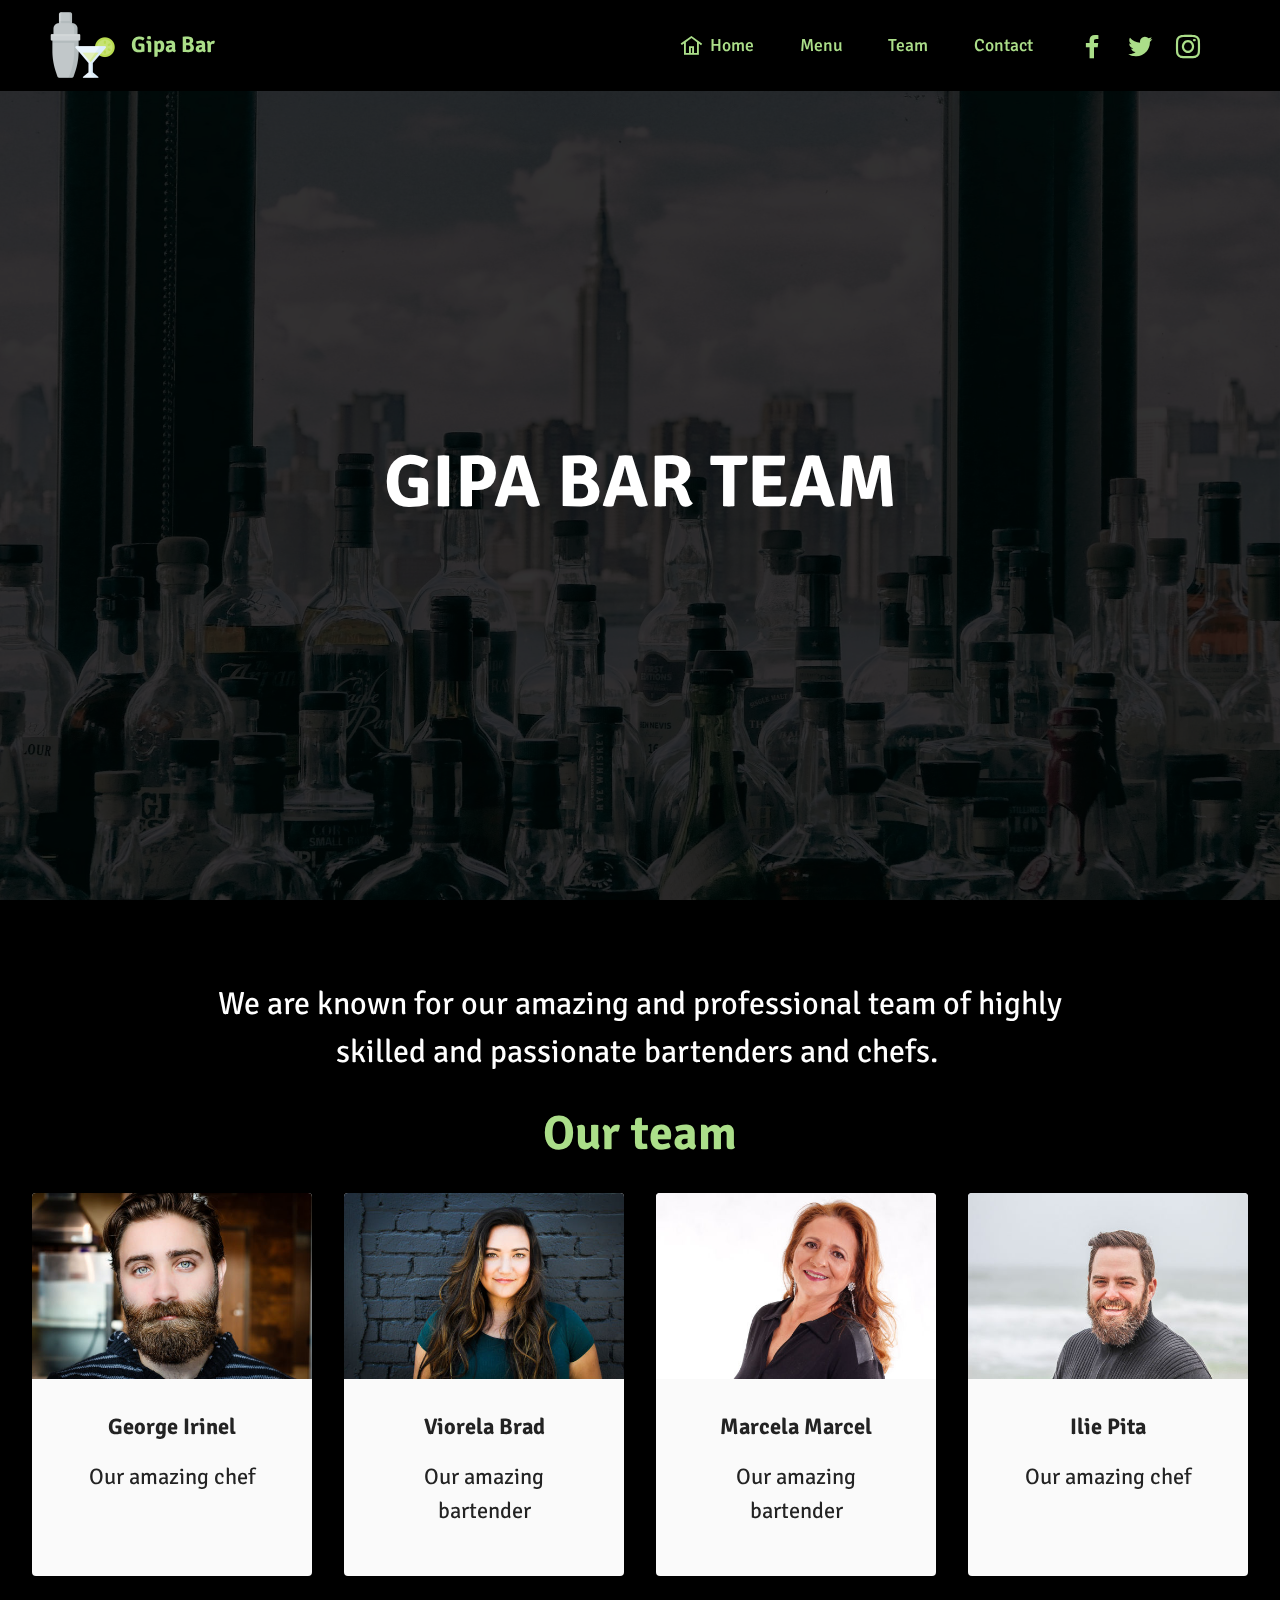
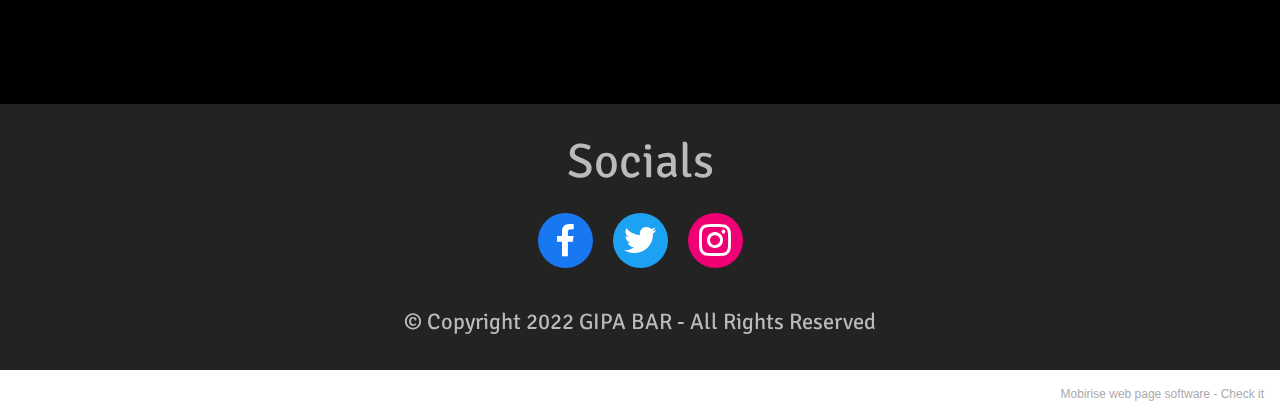
<file: Team.html>
<!DOCTYPE html>
<html  >
<head>
  <!-- Site made with Mobirise Website Builder v5.5.8, https://mobirise.com -->
  <meta charset="UTF-8">
  <meta http-equiv="X-UA-Compatible" content="IE=edge">
  <meta name="generator" content="Mobirise v5.5.8, mobirise.com">
  <meta name="viewport" content="width=device-width, initial-scale=1, minimum-scale=1">
  <link rel="shortcut icon" href="assets/images/cocktail-140x140.png" type="image/x-icon">
  <meta name="description" content="">
  
  
  <title>Team</title>
  <link rel="stylesheet" href="assets/web/assets/mobirise-icons2/mobirise2.css">
  <link rel="stylesheet" href="assets/bootstrap/css/bootstrap.min.css">
  <link rel="stylesheet" href="assets/bootstrap/css/bootstrap-grid.min.css">
  <link rel="stylesheet" href="assets/bootstrap/css/bootstrap-reboot.min.css">
  <link rel="stylesheet" href="assets/parallax/jarallax.css">
  <link rel="stylesheet" href="assets/dropdown/css/style.css">
  <link rel="stylesheet" href="assets/socicon/css/styles.css">
  <link rel="stylesheet" href="assets/theme/css/style.css">
  <link rel="preload" href="https://fonts.googleapis.com/css?family=Signika+Negative:300,400,500,600,700&display=swap" as="style" onload="this.onload=null;this.rel='stylesheet'">
  <noscript><link rel="stylesheet" href="https://fonts.googleapis.com/css?family=Signika+Negative:300,400,500,600,700&display=swap"></noscript>
  <link rel="preload" as="style" href="assets/mobirise/css/mbr-additional.css"><link rel="stylesheet" href="assets/mobirise/css/mbr-additional.css" type="text/css">
  
  
  
  
</head>
<body>
  
  <section data-bs-version="5.1" class="menu menu2 cid-sUjxNo3Ko8" once="menu" id="menu2-1c">
    
    <nav class="navbar navbar-dropdown navbar-expand-lg">
        <div class="container-fluid">
            <div class="navbar-brand">
                <span class="navbar-logo">
                    
                        <img src="assets/images/cocktail-140x140.png" alt="Mobirise" style="height: 4.4rem;">
                    
                </span>
                <span class="navbar-caption-wrap"><a class="navbar-caption text-primary display-7" href="index.html">Gipa Bar</a></span>
            </div>
            <button class="navbar-toggler" type="button" data-toggle="collapse" data-bs-toggle="collapse" data-target="#navbarSupportedContent" data-bs-target="#navbarSupportedContent" aria-controls="navbarNavAltMarkup" aria-expanded="false" aria-label="Toggle navigation">
                <div class="hamburger">
                    <span></span>
                    <span></span>
                    <span></span>
                    <span></span>
                </div>
            </button>
            <div class="collapse navbar-collapse" id="navbarSupportedContent">
                <ul class="navbar-nav nav-dropdown nav-right" data-app-modern-menu="true"><li class="nav-item"><a class="nav-link link text-primary display-4" href="index.html"><span class="mobi-mbri mobi-mbri-home mbr-iconfont mbr-iconfont-btn"></span>Home</a></li><li class="nav-item"><a class="nav-link link text-primary display-4" href="Menu.html">Menu</a></li><li class="nav-item"><a class="nav-link link text-primary display-4" href="Team.html">Team</a></li>
                    <li class="nav-item"><a class="nav-link link text-primary display-4" href="Contact.html">Contact</a>
                    </li></ul>
                <div class="icons-menu">
                    <a class="iconfont-wrapper" href="https://facebook.com" target="_blank">
                        <span class="p-2 mbr-iconfont socicon-facebook socicon"></span>
                    </a>
                    <a class="iconfont-wrapper" href="https://twitter.com" target="_blank">
                        <span class="p-2 mbr-iconfont socicon-twitter socicon"></span>
                    </a>
                    <a class="iconfont-wrapper" href="https://instagram.com" target="_blank">
                        <span class="p-2 mbr-iconfont socicon-instagram socicon"></span>
                    </a>
                    
                </div>
                
            </div>
        </div>
    </nav>
</section>

<section data-bs-version="5.1" class="header1 cid-sUjxNooi2j mbr-fullscreen mbr-parallax-background" id="header1-1d">

    

    <div class="mbr-overlay" style="opacity: 0.8; background-color: rgb(0, 0, 0);"></div>

    <div class="container-fluid">
        <div class="row justify-content-center">
            <div class="col-12 col-lg-6">
                <h1 class="mbr-section-title mbr-fonts-style mb-3 display-1"><br><strong>GIPA BAR TEAM</strong></h1>
                
                
                
            </div>
        </div>
    </div>
</section>

<section data-bs-version="5.1" class="content4 cid-sUqj0ICLUo" id="content4-2s">
    
    
    <div class="container">
        <div class="row justify-content-center">
            <div class="title col-md-12 col-lg-10">
                
                <h4 class="mbr-section-subtitle align-center mbr-fonts-style mb-4 display-5">We are known for our amazing and professional team of highly skilled and passionate bartenders and chefs.&nbsp;</h4>
                
            </div>
        </div>
    </div>
</section>

<section data-bs-version="5.1" class="gallery3 cid-sUkL1SVOjs" id="gallery3-2l">
    
    
    <div class="container-fluid">
        <div class="mbr-section-head">
            <h4 class="mbr-section-title mbr-fonts-style align-center mb-0 display-2"><strong>Our team</strong></h4>
            
        </div>
        <div class="row mt-4">
            <div class="item features-image сol-12 col-md-6 col-lg-3 active">
                <div class="item-wrapper">
                    <div class="item-img">
                        <img src="assets/images/man03-518x345.jpg" alt="barbat">
                    </div>
                    <div class="item-content">
                        <h5 class="item-title mbr-fonts-style display-7"><strong>George Irinel</strong></h5>
                        
                        <p class="mbr-text mbr-fonts-style mt-3 display-7">Our amazing chef</p>
                    </div>
                    
                </div>
            </div>
            <div class="item features-image сol-12 col-md-6 col-lg-3">
                <div class="item-wrapper">
                    <div class="item-img">
                        <img src="assets/images/woman11-518x345.jpg" alt="femeie" title="" data-slide-to="1" data-bs-slide-to="1">
                    </div>
                    <div class="item-content">
                        <h5 class="item-title mbr-fonts-style display-7"><strong>Viorela Brad</strong></h5>
                        
                        <p class="mbr-text mbr-fonts-style mt-3 display-7">Our amazing bartender</p>
                    </div>
                    
                </div>
            </div><div class="item features-image сol-12 col-md-6 col-lg-3">
                <div class="item-wrapper">
                    <div class="item-img">
                        <img src="assets/images/woman09-518x345.jpg" alt="femeie" data-slide-to="2" data-bs-slide-to="2">
                    </div>
                    <div class="item-content">
                        <h5 class="item-title mbr-fonts-style display-7"><strong>Marcela Marcel</strong></h5>
                        
                        <p class="mbr-text mbr-fonts-style mt-3 display-7">Our amazing bartender</p>
                    </div>
                    
                </div>
            </div>
            
            <div class="item features-image сol-12 col-md-6 col-lg-3">
                <div class="item-wrapper">
                    <div class="item-img">
                        <img src="assets/images/man14-518x345.jpg" alt="barbat" data-slide-to="3" data-bs-slide-to="3">
                    </div>
                    <div class="item-content">
                        <h5 class="item-title mbr-fonts-style display-7"><strong>Ilie Pita</strong></h5>
                        
                        <p class="mbr-text mbr-fonts-style mt-3 display-7">Our amazing chef</p>
                    </div>
                    
                </div>
            </div>
        </div>
    </div>
</section>

<section data-bs-version="5.1" class="share3 cid-sUjxNqlIHz" id="share3-1j">
    
     
    
    

    <div class="container">
        <div class="media-container-row">
            <div class="col-12">
                <h3 class="mbr-section-title align-center mb-3 mbr-fonts-style display-2">Socials</h3>
                <div class="social-list align-center">
                   
                    <a class="iconfont-wrapper bg-facebook m-2 " target="_blank" href="https://www.facebook.com/">
                            <span class="socicon-facebook socicon"></span>
                        </a>
                        <a class="iconfont-wrapper bg-twitter m-2" href="https://twitter.com/?lang=ro" target="_blank">
                            <span class="socicon-twitter socicon"></span>
                        </a>
                        <a class="iconfont-wrapper bg-instagram m-2" href="https://www.instagram.com/" target="_blank">
                            <span class="socicon-instagram socicon"></span>
                        </a>
                        
                        
                        
                        
                        
                        
                        
                        
                </div>
            </div>
        </div>
    </div>
</section>

<section data-bs-version="5.1" class="footer7 cid-sUjxNqHxvB" once="footers" id="footer7-1k">

    

    

    <div class="container">
        <div class="media-container-row align-center mbr-white">
            <div class="col-12">
                <p class="mbr-text mb-0 mbr-fonts-style display-7">© Copyright 2022 GIPA BAR - All Rights Reserved
                </p>
            </div>
        </div>
    </div>
</section><section style="background-color: #fff; font-family: -apple-system, BlinkMacSystemFont, 'Segoe UI', 'Roboto', 'Helvetica Neue', Arial, sans-serif; color:#aaa; font-size:12px; padding: 0; align-items: center; display: flex;"><a href="https://mobirise.site/j" style="flex: 1 1; height: 3rem; padding-left: 1rem;"></a><p style="flex: 0 0 auto; margin:0; padding-right:1rem;">Mobirise web page software - <a href="https://mobirise.site/o" style="color:#aaa;">Check it</a></p></section><script src="assets/bootstrap/js/bootstrap.bundle.min.js"></script>  <script src="assets/parallax/jarallax.js"></script>  <script src="assets/smoothscroll/smooth-scroll.js"></script>  <script src="assets/ytplayer/index.js"></script>  <script src="assets/dropdown/js/navbar-dropdown.js"></script>  <script src="assets/theme/js/script.js"></script>  
  
  
</body>
</html>
</file>
<file: assets/web/assets/mobirise-icons2/mobirise2.css>
@font-face {
  font-family: 'Moririse2';
  font-display: swap;
  src:  url('mobirise2.eot?f2bix4');
  src:  url('mobirise2.eot?f2bix4#iefix') format('embedded-opentype'),
    url('mobirise2.ttf?f2bix4') format('truetype'),
    url('mobirise2.woff?f2bix4') format('woff'),
    url('mobirise2.svg?f2bix4#mobirise2') format('svg');
  font-weight: normal;
  font-style: normal;
}

[class^="mobi-"], [class*=" mobi-"] {
  /* use !important to prevent issues with browser extensions that change fonts */
  font-family: 'Moririse2' !important;
  speak: none;
  font-style: normal;
  font-weight: normal;
  font-variant: normal;
  text-transform: none;
  line-height: 1;

  /* Better Font Rendering =========== */
  -webkit-font-smoothing: antialiased;
  -moz-osx-font-smoothing: grayscale;
}

.mobi-mbri-add-submenu:before {
  content: "\e900";
}
.mobi-mbri-alert:before {
  content: "\e901";
}
.mobi-mbri-align-center:before {
  content: "\e902";
}
.mobi-mbri-align-justify:before {
  content: "\e903";
}
.mobi-mbri-align-left:before {
  content: "\e904";
}
.mobi-mbri-align-right:before {
  content: "\e905";
}
.mobi-mbri-android:before {
  content: "\e906";
}
.mobi-mbri-apple:before {
  content: "\e907";
}
.mobi-mbri-arrow-down:before {
  content: "\e908";
}
.mobi-mbri-arrow-next:before {
  content: "\e909";
}
.mobi-mbri-arrow-prev:before {
  content: "\e90a";
}
.mobi-mbri-arrow-up:before {
  content: "\e90b";
}
.mobi-mbri-bold:before {
  content: "\e90c";
}
.mobi-mbri-bookmark:before {
  content: "\e90d";
}
.mobi-mbri-bootstrap:before {
  content: "\e90e";
}
.mobi-mbri-briefcase:before {
  content: "\e90f";
}
.mobi-mbri-browse:before {
  content: "\e910";
}
.mobi-mbri-bulleted-list:before {
  content: "\e911";
}
.mobi-mbri-calendar:before {
  content: "\e912";
}
.mobi-mbri-camera:before {
  content: "\e913";
}
.mobi-mbri-cart-add:before {
  content: "\e914";
}
.mobi-mbri-cart-full:before {
  content: "\e915";
}
.mobi-mbri-cash:before {
  content: "\e916";
}
.mobi-mbri-change-style:before {
  content: "\e917";
}
.mobi-mbri-chat:before {
  content: "\e918";
}
.mobi-mbri-clock:before {
  content: "\e919";
}
.mobi-mbri-close:before {
  content: "\e91a";
}
.mobi-mbri-cloud:before {
  content: "\e91b";
}
.mobi-mbri-code:before {
  content: "\e91c";
}
.mobi-mbri-contact-form:before {
  content: "\e91d";
}
.mobi-mbri-credit-card:before {
  content: "\e91e";
}
.mobi-mbri-cursor-click:before {
  content: "\e91f";
}
.mobi-mbri-cust-feedback:before {
  content: "\e920";
}
.mobi-mbri-database:before {
  content: "\e921";
}
.mobi-mbri-delivery:before {
  content: "\e922";
}
.mobi-mbri-desktop:before {
  content: "\e923";
}
.mobi-mbri-devices:before {
  content: "\e924";
}
.mobi-mbri-down:before {
  content: "\e925";
}
.mobi-mbri-download-2:before {
  content: "\e926";
}
.mobi-mbri-download:before {
  content: "\e927";
}
.mobi-mbri-drag-n-drop-2:before {
  content: "\e928";
}
.mobi-mbri-drag-n-drop:before {
  content: "\e929";
}
.mobi-mbri-edit-2:before {
  content: "\e92a";
}
.mobi-mbri-edit:before {
  content: "\e92b";
}
.mobi-mbri-error:before {
  content: "\e92c";
}
.mobi-mbri-extension:before {
  content: "\e92d";
}
.mobi-mbri-features:before {
  content: "\e92e";
}
.mobi-mbri-file:before {
  content: "\e92f";
}
.mobi-mbri-flag:before {
  content: "\e930";
}
.mobi-mbri-folder:before {
  content: "\e931";
}
.mobi-mbri-gift:before {
  content: "\e932";
}
.mobi-mbri-github:before {
  content: "\e933";
}
.mobi-mbri-globe-2:before {
  content: "\e934";
}
.mobi-mbri-globe:before {
  content: "\e935";
}
.mobi-mbri-growing-chart:before {
  content: "\e936";
}
.mobi-mbri-hearth:before {
  content: "\e937";
}
.mobi-mbri-help:before {
  content: "\e938";
}
.mobi-mbri-home:before {
  content: "\e939";
}
.mobi-mbri-hot-cup:before {
  content: "\e93a";
}
.mobi-mbri-idea:before {
  content: "\e93b";
}
.mobi-mbri-image-gallery:before {
  content: "\e93c";
}
.mobi-mbri-image-slider:before {
  content: "\e93d";
}
.mobi-mbri-info:before {
  content: "\e93e";
}
.mobi-mbri-italic:before {
  content: "\e93f";
}
.mobi-mbri-key:before {
  content: "\e940";
}
.mobi-mbri-laptop:before {
  content: "\e941";
}
.mobi-mbri-layers:before {
  content: "\e942";
}
.mobi-mbri-left-right:before {
  content: "\e943";
}
.mobi-mbri-left:before {
  content: "\e944";
}
.mobi-mbri-letter:before {
  content: "\e945";
}
.mobi-mbri-like:before {
  content: "\e946";
}
.mobi-mbri-link:before {
  content: "\e947";
}
.mobi-mbri-lock:before {
  content: "\e948";
}
.mobi-mbri-login:before {
  content: "\e949";
}
.mobi-mbri-logout:before {
  content: "\e94a";
}
.mobi-mbri-magic-stick:before {
  content: "\e94b";
}
.mobi-mbri-map-pin:before {
  content: "\e94c";
}
.mobi-mbri-menu:before {
  content: "\e94d";
}
.mobi-mbri-mobile-2:before {
  content: "\e94e";
}
.mobi-mbri-mobile-horizontal:before {
  content: "\e94f";
}
.mobi-mbri-mobile:before {
  content: "\e950";
}
.mobi-mbri-mobirise:before {
  content: "\e951";
}
.mobi-mbri-more-horizontal:before {
  content: "\e952";
}
.mobi-mbri-more-vertical:before {
  content: "\e953";
}
.mobi-mbri-music:before {
  content: "\e954";
}
.mobi-mbri-new-file:before {
  content: "\e955";
}
.mobi-mbri-numbered-list:before {
  content: "\e956";
}
.mobi-mbri-opened-folder:before {
  content: "\e957";
}
.mobi-mbri-pages:before {
  content: "\e958";
}
.mobi-mbri-paper-plane:before {
  content: "\e959";
}
.mobi-mbri-paperclip:before {
  content: "\e95a";
}
.mobi-mbri-phone:before {
  content: "\e95b";
}
.mobi-mbri-photo:before {
  content: "\e95c";
}
.mobi-mbri-photos:before {
  content: "\e95d";
}
.mobi-mbri-pin:before {
  content: "\e95e";
}
.mobi-mbri-play:before {
  content: "\e95f";
}
.mobi-mbri-plus:before {
  content: "\e960";
}
.mobi-mbri-preview:before {
  content: "\e961";
}
.mobi-mbri-print:before {
  content: "\e962";
}
.mobi-mbri-protect:before {
  content: "\e963";
}
.mobi-mbri-question:before {
  content: "\e964";
}
.mobi-mbri-quote-left:before {
  content: "\e965";
}
.mobi-mbri-quote-right:before {
  content: "\e966";
}
.mobi-mbri-redo:before {
  content: "\e967";
}
.mobi-mbri-refresh:before {
  content: "\e968";
}
.mobi-mbri-responsive-2:before {
  content: "\e969";
}
.mobi-mbri-responsive:before {
  content: "\e96a";
}
.mobi-mbri-right:before {
  content: "\e96b";
}
.mobi-mbri-rocket:before {
  content: "\e96c";
}
.mobi-mbri-sad-face:before {
  content: "\e96d";
}
.mobi-mbri-sale:before {
  content: "\e96e";
}
.mobi-mbri-save:before {
  content: "\e96f";
}
.mobi-mbri-search:before {
  content: "\e970";
}
.mobi-mbri-setting-2:before {
  content: "\e971";
}
.mobi-mbri-setting-3:before {
  content: "\e972";
}
.mobi-mbri-setting:before {
  content: "\e973";
}
.mobi-mbri-share:before {
  content: "\e974";
}
.mobi-mbri-shopping-bag:before {
  content: "\e975";
}
.mobi-mbri-shopping-basket:before {
  content: "\e976";
}
.mobi-mbri-shopping-cart:before {
  content: "\e977";
}
.mobi-mbri-sites:before {
  content: "\e978";
}
.mobi-mbri-smile-face:before {
  content: "\e979";
}
.mobi-mbri-speed:before {
  content: "\e97a";
}
.mobi-mbri-star:before {
  content: "\e97b";
}
.mobi-mbri-success:before {
  content: "\e97c";
}
.mobi-mbri-sun:before {
  content: "\e97d";
}
.mobi-mbri-sun2:before {
  content: "\e97e";
}
.mobi-mbri-tablet-vertical:before {
  content: "\e97f";
}
.mobi-mbri-tablet:before {
  content: "\e980";
}
.mobi-mbri-target:before {
  content: "\e981";
}
.mobi-mbri-timer:before {
  content: "\e982";
}
.mobi-mbri-to-ftp:before {
  content: "\e983";
}
.mobi-mbri-to-local-drive:before {
  content: "\e984";
}
.mobi-mbri-touch-swipe:before {
  content: "\e985";
}
.mobi-mbri-touch:before {
  content: "\e986";
}
.mobi-mbri-trash:before {
  content: "\e987";
}
.mobi-mbri-underline:before {
  content: "\e988";
}
.mobi-mbri-undo:before {
  content: "\e989";
}
.mobi-mbri-unlink:before {
  content: "\e98a";
}
.mobi-mbri-unlock:before {
  content: "\e98b";
}
.mobi-mbri-up-down:before {
  content: "\e98c";
}
.mobi-mbri-up:before {
  content: "\e98d";
}
.mobi-mbri-update:before {
  content: "\e98e";
}
.mobi-mbri-upload-2:before {
  content: "\e98f";
}
.mobi-mbri-upload:before {
  content: "\e990";
}
.mobi-mbri-user-2:before {
  content: "\e991";
}
.mobi-mbri-user:before {
  content: "\e992";
}
.mobi-mbri-users:before {
  content: "\e993";
}
.mobi-mbri-video-play:before {
  content: "\e994";
}
.mobi-mbri-video:before {
  content: "\e995";
}
.mobi-mbri-watch:before {
  content: "\e996";
}
.mobi-mbri-website-theme-2:before {
  content: "\e997";
}
.mobi-mbri-website-theme:before {
  content: "\e998";
}
.mobi-mbri-wifi:before {
  content: "\e999";
}
.mobi-mbri-windows:before {
  content: "\e99a";
}
.mobi-mbri-zoom-in:before {
  content: "\e99b";
}
.mobi-mbri-zoom-out:before {
  content: "\e99c";
}
</file>
<file: assets/parallax/jarallax.css>
.jarallax {
    position: relative;
    z-index: 0;
}
.jarallax > .jarallax-img {
    position: absolute;
    object-fit: cover;
    /* support for plugin https://github.com/bfred-it/object-fit-images */
    font-family: 'object-fit: cover;';
    top: 0;
    left: 0;
    width: 100%;
    height: 100%;
    z-index: -1;
}
</file>
<file: assets/dropdown/css/style.css>
.navbar-dropdown {
  left: 0;
  padding: 0;
  position: absolute;
  right: 0;
  top: 0;
  transition: all 0.45s ease;
  z-index: 1030;
  background: #282828; }
  .navbar-dropdown .navbar-logo {
    margin-right: 0.8rem;
    transition: margin 0.3s ease-in-out;
    vertical-align: middle; }
    .navbar-dropdown .navbar-logo img {
      height: 3.125rem;
      transition: all 0.3s ease-in-out; }
    .navbar-dropdown .navbar-logo.mbr-iconfont {
      font-size: 3.125rem;
      line-height: 3.125rem; }
  .navbar-dropdown .navbar-caption {
    font-weight: 700;
    white-space: normal;
    vertical-align: -4px;
    line-height: 3.125rem !important; }
    .navbar-dropdown .navbar-caption, .navbar-dropdown .navbar-caption:hover {
      color: inherit;
      text-decoration: none; }
  .navbar-dropdown .mbr-iconfont + .navbar-caption {
    vertical-align: -1px; }
  .navbar-dropdown.navbar-fixed-top {
    position: fixed; }
  .navbar-dropdown .navbar-brand span {
    vertical-align: -4px; }
  .navbar-dropdown.bg-color.transparent {
    background: none; }
  .navbar-dropdown.navbar-short .navbar-brand {
    padding: 0.625rem 0; }
    .navbar-dropdown.navbar-short .navbar-brand span {
      vertical-align: -1px; }
  .navbar-dropdown.navbar-short .navbar-caption {
    line-height: 2.375rem !important;
    vertical-align: -2px; }
  .navbar-dropdown.navbar-short .navbar-logo {
    margin-right: 0.5rem; }
    .navbar-dropdown.navbar-short .navbar-logo img {
      height: 2.375rem; }
    .navbar-dropdown.navbar-short .navbar-logo.mbr-iconfont {
      font-size: 2.375rem;
      line-height: 2.375rem; }
  .navbar-dropdown.navbar-short .mbr-table-cell {
    height: 3.625rem; }
  .navbar-dropdown .navbar-close {
    left: 0.6875rem;
    position: fixed;
    top: 0.75rem;
    z-index: 1000; }
  .navbar-dropdown .hamburger-icon {
    content: "";
    display: inline-block;
    vertical-align: middle;
    width: 16px;
    -webkit-box-shadow: 0 -6px 0 1px #282828,0 0 0 1px #282828,0 6px 0 1px #282828;
    -moz-box-shadow: 0 -6px 0 1px #282828,0 0 0 1px #282828,0 6px 0 1px #282828;
    box-shadow: 0 -6px 0 1px #282828,0 0 0 1px #282828,0 6px 0 1px #282828; }

.dropdown-menu .dropdown-toggle[data-toggle="dropdown-submenu"]::after {
  border-bottom: 0.35em solid transparent;
  border-left: 0.35em solid;
  border-right: 0;
  border-top: 0.35em solid transparent;
  margin-left: 0.3rem; }

.dropdown-menu .dropdown-item:focus {
  outline: 0; }

.nav-dropdown {
  font-size: 0.75rem;
  font-weight: 500;
  height: auto !important; }
  .nav-dropdown .nav-btn {
    padding-left: 1rem; }
  .nav-dropdown .link {
    margin: .667em 1.667em;
    font-weight: 500;
    padding: 0;
    transition: color .2s ease-in-out; }
    .nav-dropdown .link.dropdown-toggle {
      margin-right: 2.583em; }
      .nav-dropdown .link.dropdown-toggle::after {
        margin-left: .25rem;
        border-top: 0.35em solid;
        border-right: 0.35em solid transparent;
        border-left: 0.35em solid transparent;
        border-bottom: 0; }
      .nav-dropdown .link.dropdown-toggle[aria-expanded="true"] {
        margin: 0;
        padding: 0.667em 3.263em  0.667em 1.667em; }
  .nav-dropdown .link::after,
  .nav-dropdown .dropdown-item::after {
    color: inherit; }
  .nav-dropdown .btn {
    font-size: 0.75rem;
    font-weight: 700;
    letter-spacing: 0;
    margin-bottom: 0;
    padding-left: 1.25rem;
    padding-right: 1.25rem; }
  .nav-dropdown .dropdown-menu {
    border-radius: 0;
    border: 0;
    left: 0;
    margin: 0;
    padding-bottom: 1.25rem;
    padding-top: 1.25rem;
    position: relative; }
  .nav-dropdown .dropdown-submenu {
    margin-left: 0.125rem;
    top: 0; }
  .nav-dropdown .dropdown-item {
    font-weight: 500;
    line-height: 2;
    padding: 0.3846em 4.615em 0.3846em 1.5385em;
    position: relative;
    transition: color .2s ease-in-out, background-color .2s ease-in-out; }
    .nav-dropdown .dropdown-item::after {
      margin-top: -0.3077em;
      position: absolute;
      right: 1.1538em;
      top: 50%; }
    .nav-dropdown .dropdown-item:focus, .nav-dropdown .dropdown-item:hover {
      background: none; }

@media (max-width: 767px) {
  .nav-dropdown.navbar-toggleable-sm {
    bottom: 0;
    display: none;
    left: 0;
    overflow-x: hidden;
    position: fixed;
    top: 0;
    transform: translateX(-100%);
    -ms-transform: translateX(-100%);
    -webkit-transform: translateX(-100%);
    width: 18.75rem;
    z-index: 999; } }
.nav-dropdown.navbar-toggleable-xl {
  bottom: 0;
  display: none;
  left: 0;
  overflow-x: hidden;
  position: fixed;
  top: 0;
  transform: translateX(-100%);
  -ms-transform: translateX(-100%);
  -webkit-transform: translateX(-100%);
  width: 18.75rem;
  z-index: 999; }

.nav-dropdown-sm {
  display: block !important;
  overflow-x: hidden;
  overflow: auto;
  padding-top: 3.875rem; }
  .nav-dropdown-sm::after {
    content: "";
    display: block;
    height: 3rem;
    width: 100%; }
  .nav-dropdown-sm.collapse.in ~ .navbar-close {
    display: block !important; }
  .nav-dropdown-sm.collapsing, .nav-dropdown-sm.collapse.in {
    transform: translateX(0);
    -ms-transform: translateX(0);
    -webkit-transform: translateX(0);
    transition: all 0.25s ease-out;
    -webkit-transition: all 0.25s ease-out;
    background: #282828; }
  .nav-dropdown-sm.collapsing[aria-expanded="false"] {
    transform: translateX(-100%);
    -ms-transform: translateX(-100%);
    -webkit-transform: translateX(-100%); }
  .nav-dropdown-sm .nav-item {
    display: block;
    margin-left: 0 !important;
    padding-left: 0; }
  .nav-dropdown-sm .link,
  .nav-dropdown-sm .dropdown-item {
    border-top: 1px dotted rgba(255, 255, 255, 0.1);
    font-size: 0.8125rem;
    line-height: 1.6;
    margin: 0 !important;
    padding: 0.875rem 2.4rem 0.875rem 1.5625rem !important;
    position: relative;
    white-space: normal; }
    .nav-dropdown-sm .link:focus, .nav-dropdown-sm .link:hover,
    .nav-dropdown-sm .dropdown-item:focus,
    .nav-dropdown-sm .dropdown-item:hover {
      background: rgba(0, 0, 0, 0.2) !important;
      color: #c0a375; }
  .nav-dropdown-sm .nav-btn {
    position: relative;
    padding: 1.5625rem 1.5625rem 0 1.5625rem; }
    .nav-dropdown-sm .nav-btn::before {
      border-top: 1px dotted rgba(255, 255, 255, 0.1);
      content: "";
      left: 0;
      position: absolute;
      top: 0;
      width: 100%; }
    .nav-dropdown-sm .nav-btn + .nav-btn {
      padding-top: 0.625rem; }
      .nav-dropdown-sm .nav-btn + .nav-btn::before {
        display: none; }
  .nav-dropdown-sm .btn {
    padding: 0.625rem 0; }
  .nav-dropdown-sm .dropdown-toggle[data-toggle="dropdown-submenu"]::after {
    margin-left: .25rem;
    border-top: 0.35em solid;
    border-right: 0.35em solid transparent;
    border-left: 0.35em solid transparent;
    border-bottom: 0; }
  .nav-dropdown-sm .dropdown-toggle[data-toggle="dropdown-submenu"][aria-expanded="true"]::after {
    border-top: 0;
    border-right: 0.35em solid transparent;
    border-left: 0.35em solid transparent;
    border-bottom: 0.35em solid; }
  .nav-dropdown-sm .dropdown-menu {
    margin: 0;
    padding: 0;
    position: relative;
    top: 0;
    left: 0;
    width: 100%;
    border: 0;
    float: none;
    border-radius: 0;
    background: none; }
  .nav-dropdown-sm .dropdown-submenu {
    left: 100%;
    margin-left: 0.125rem;
    margin-top: -1.25rem;
    top: 0; }

.navbar-toggleable-sm .nav-dropdown .dropdown-menu {
  position: absolute; }

.navbar-toggleable-sm .nav-dropdown .dropdown-submenu {
  left: 100%;
  margin-left: 0.125rem;
  margin-top: -1.25rem;
  top: 0; }

.navbar-toggleable-sm.opened .nav-dropdown .dropdown-menu {
  position: relative; }

.navbar-toggleable-sm.opened .nav-dropdown .dropdown-submenu {
  left: 0;
  margin-left: 00rem;
  margin-top: 0rem;
  top: 0; }

.is-builder .nav-dropdown.collapsing {
  transition: none !important; }
</file>
<file: assets/socicon/css/styles.css>
@charset "UTF-8";

@font-face {
  font-family: 'Socicon';
  src:  url('../fonts/socicon.eot');
  src:  url('../fonts/socicon.eot?#iefix') format('embedded-opentype'),
    url('../fonts/socicon.woff2') format('woff2'),
    url('../fonts/socicon.ttf') format('truetype'),
    url('../fonts/socicon.woff') format('woff'),
    url('../fonts/socicon.svg#socicon') format('svg');
  font-weight: normal;
  font-style: normal;
  font-display: swap;
}

[data-icon]:before {
  font-family: "socicon" !important;
  content: attr(data-icon);
  font-style: normal !important;
  font-weight: normal !important;
  font-variant: normal !important;
  text-transform: none !important;
  speak: none;
  line-height: 1;
  -webkit-font-smoothing: antialiased;
  -moz-osx-font-smoothing: grayscale;
}

[class^="socicon-"], [class*=" socicon-"] {
  /* use !important to prevent issues with browser extensions that change fonts */
  font-family: 'Socicon' !important;
  speak: none;
  font-style: normal;
  font-weight: normal;
  font-variant: normal;
  text-transform: none;
  line-height: 1;

  /* Better Font Rendering =========== */
  -webkit-font-smoothing: antialiased;
  -moz-osx-font-smoothing: grayscale;
}

.socicon-eitaa:before {
  content: "\e97c";
}
.socicon-soroush:before {
  content: "\e97d";
}
.socicon-bale:before {
  content: "\e97e";
}
.socicon-zazzle:before {
  content: "\e97b";
}
.socicon-society6:before {
  content: "\e97a";
}
.socicon-redbubble:before {
  content: "\e979";
}
.socicon-avvo:before {
  content: "\e978";
}
.socicon-stitcher:before {
  content: "\e977";
}
.socicon-googlehangouts:before {
  content: "\e974";
}
.socicon-dlive:before {
  content: "\e975";
}
.socicon-vsco:before {
  content: "\e976";
}
.socicon-flipboard:before {
  content: "\e973";
}
.socicon-ubuntu:before {
  content: "\e958";
}
.socicon-artstation:before {
  content: "\e959";
}
.socicon-invision:before {
  content: "\e95a";
}
.socicon-torial:before {
  content: "\e95b";
}
.socicon-collectorz:before {
  content: "\e95c";
}
.socicon-seenthis:before {
  content: "\e95d";
}
.socicon-googleplaymusic:before {
  content: "\e95e";
}
.socicon-debian:before {
  content: "\e95f";
}
.socicon-filmfreeway:before {
  content: "\e960";
}
.socicon-gnome:before {
  content: "\e961";
}
.socicon-itchio:before {
  content: "\e962";
}
.socicon-jamendo:before {
  content: "\e963";
}
.socicon-mix:before {
  content: "\e964";
}
.socicon-sharepoint:before {
  content: "\e965";
}
.socicon-tinder:before {
  content: "\e966";
}
.socicon-windguru:before {
  content: "\e967";
}
.socicon-cdbaby:before {
  content: "\e968";
}
.socicon-elementaryos:before {
  content: "\e969";
}
.socicon-stage32:before {
  content: "\e96a";
}
.socicon-tiktok:before {
  content: "\e96b";
}
.socicon-gitter:before {
  content: "\e96c";
}
.socicon-letterboxd:before {
  content: "\e96d";
}
.socicon-threema:before {
  content: "\e96e";
}
.socicon-splice:before {
  content: "\e96f";
}
.socicon-metapop:before {
  content: "\e970";
}
.socicon-naver:before {
  content: "\e971";
}
.socicon-remote:before {
  content: "\e972";
}
.socicon-internet:before {
  content: "\e957";
}
.socicon-moddb:before {
  content: "\e94b";
}
.socicon-indiedb:before {
  content: "\e94c";
}
.socicon-traxsource:before {
  content: "\e94d";
}
.socicon-gamefor:before {
  content: "\e94e";
}
.socicon-pixiv:before {
  content: "\e94f";
}
.socicon-myanimelist:before {
  content: "\e950";
}
.socicon-blackberry:before {
  content: "\e951";
}
.socicon-wickr:before {
  content: "\e952";
}
.socicon-spip:before {
  content: "\e953";
}
.socicon-napster:before {
  content: "\e954";
}
.socicon-beatport:before {
  content: "\e955";
}
.socicon-hackerone:before {
  content: "\e956";
}
.socicon-hackernews:before {
  content: "\e946";
}
.socicon-smashwords:before {
  content: "\e947";
}
.socicon-kobo:before {
  content: "\e948";
}
.socicon-bookbub:before {
  content: "\e949";
}
.socicon-mailru:before {
  content: "\e94a";
}
.socicon-gitlab:before {
  content: "\e945";
}
.socicon-instructables:before {
  content: "\e944";
}
.socicon-portfolio:before {
  content: "\e943";
}
.socicon-codered:before {
  content: "\e940";
}
.socicon-origin:before {
  content: "\e941";
}
.socicon-nextdoor:before {
  content: "\e942";
}
.socicon-udemy:before {
  content: "\e93f";
}
.socicon-livemaster:before {
  content: "\e93e";
}
.socicon-crunchbase:before {
  content: "\e93b";
}
.socicon-homefy:before {
  content: "\e93c";
}
.socicon-calendly:before {
  content: "\e93d";
}
.socicon-realtor:before {
  content: "\e90f";
}
.socicon-tidal:before {
  content: "\e910";
}
.socicon-qobuz:before {
  content: "\e911";
}
.socicon-natgeo:before {
  content: "\e912";
}
.socicon-mastodon:before {
  content: "\e913";
}
.socicon-unsplash:before {
  content: "\e914";
}
.socicon-homeadvisor:before {
  content: "\e915";
}
.socicon-angieslist:before {
  content: "\e916";
}
.socicon-codepen:before {
  content: "\e917";
}
.socicon-slack:before {
  content: "\e918";
}
.socicon-openaigym:before {
  content: "\e919";
}
.socicon-logmein:before {
  content: "\e91a";
}
.socicon-fiverr:before {
  content: "\e91b";
}
.socicon-gotomeeting:before {
  content: "\e91c";
}
.socicon-aliexpress:before {
  content: "\e91d";
}
.socicon-guru:before {
  content: "\e91e";
}
.socicon-appstore:before {
  content: "\e91f";
}
.socicon-homes:before {
  content: "\e920";
}
.socicon-zoom:before {
  content: "\e921";
}
.socicon-alibaba:before {
  content: "\e922";
}
.socicon-craigslist:before {
  content: "\e923";
}
.socicon-wix:before {
  content: "\e924";
}
.socicon-redfin:before {
  content: "\e925";
}
.socicon-googlecalendar:before {
  content: "\e926";
}
.socicon-shopify:before {
  content: "\e927";
}
.socicon-freelancer:before {
  content: "\e928";
}
.socicon-seedrs:before {
  content: "\e929";
}
.socicon-bing:before {
  content: "\e92a";
}
.socicon-doodle:before {
  content: "\e92b";
}
.socicon-bonanza:before {
  content: "\e92c";
}
.socicon-squarespace:before {
  content: "\e92d";
}
.socicon-toptal:before {
  content: "\e92e";
}
.socicon-gust:before {
  content: "\e92f";
}
.socicon-ask:before {
  content: "\e930";
}
.socicon-trulia:before {
  content: "\e931";
}
.socicon-loomly:before {
  content: "\e932";
}
.socicon-ghost:before {
  content: "\e933";
}
.socicon-upwork:before {
  content: "\e934";
}
.socicon-fundable:before {
  content: "\e935";
}
.socicon-booking:before {
  content: "\e936";
}
.socicon-googlemaps:before {
  content: "\e937";
}
.socicon-zillow:before {
  content: "\e938";
}
.socicon-niconico:before {
  content: "\e939";
}
.socicon-toneden:before {
  content: "\e93a";
}
.socicon-augment:before {
  content: "\e908";
}
.socicon-bitbucket:before {
  content: "\e909";
}
.socicon-fyuse:before {
  content: "\e90a";
}
.socicon-yt-gaming:before {
  content: "\e90b";
}
.socicon-sketchfab:before {
  content: "\e90c";
}
.socicon-mobcrush:before {
  content: "\e90d";
}
.socicon-microsoft:before {
  content: "\e90e";
}
.socicon-pandora:before {
  content: "\e907";
}
.socicon-messenger:before {
  content: "\e906";
}
.socicon-gamewisp:before {
  content: "\e905";
}
.socicon-bloglovin:before {
  content: "\e904";
}
.socicon-tunein:before {
  content: "\e903";
}
.socicon-gamejolt:before {
  content: "\e901";
}
.socicon-trello:before {
  content: "\e902";
}
.socicon-spreadshirt:before {
  content: "\e900";
}
.socicon-500px:before {
  content: "\e000";
}
.socicon-8tracks:before {
  content: "\e001";
}
.socicon-airbnb:before {
  content: "\e002";
}
.socicon-alliance:before {
  content: "\e003";
}
.socicon-amazon:before {
  content: "\e004";
}
.socicon-amplement:before {
  content: "\e005";
}
.socicon-android:before {
  content: "\e006";
}
.socicon-angellist:before {
  content: "\e007";
}
.socicon-apple:before {
  content: "\e008";
}
.socicon-appnet:before {
  content: "\e009";
}
.socicon-baidu:before {
  content: "\e00a";
}
.socicon-bandcamp:before {
  content: "\e00b";
}
.socicon-battlenet:before {
  content: "\e00c";
}
.socicon-mixer:before {
  content: "\e00d";
}
.socicon-bebee:before {
  content: "\e00e";
}
.socicon-bebo:before {
  content: "\e00f";
}
.socicon-behance:before {
  content: "\e010";
}
.socicon-blizzard:before {
  content: "\e011";
}
.socicon-blogger:before {
  content: "\e012";
}
.socicon-buffer:before {
  content: "\e013";
}
.socicon-chrome:before {
  content: "\e014";
}
.socicon-coderwall:before {
  content: "\e015";
}
.socicon-curse:before {
  content: "\e016";
}
.socicon-dailymotion:before {
  content: "\e017";
}
.socicon-deezer:before {
  content: "\e018";
}
.socicon-delicious:before {
  content: "\e019";
}
.socicon-deviantart:before {
  content: "\e01a";
}
.socicon-diablo:before {
  content: "\e01b";
}
.socicon-digg:before {
  content: "\e01c";
}
.socicon-discord:before {
  content: "\e01d";
}
.socicon-disqus:before {
  content: "\e01e";
}
.socicon-douban:before {
  content: "\e01f";
}
.socicon-draugiem:before {
  content: "\e020";
}
.socicon-dribbble:before {
  content: "\e021";
}
.socicon-drupal:before {
  content: "\e022";
}
.socicon-ebay:before {
  content: "\e023";
}
.socicon-ello:before {
  content: "\e024";
}
.socicon-endomodo:before {
  content: "\e025";
}
.socicon-envato:before {
  content: "\e026";
}
.socicon-etsy:before {
  content: "\e027";
}
.socicon-facebook:before {
  content: "\e028";
}
.socicon-feedburner:before {
  content: "\e029";
}
.socicon-filmweb:before {
  content: "\e02a";
}
.socicon-firefox:before {
  content: "\e02b";
}
.socicon-flattr:before {
  content: "\e02c";
}
.socicon-flickr:before {
  content: "\e02d";
}
.socicon-formulr:before {
  content: "\e02e";
}
.socicon-forrst:before {
  content: "\e02f";
}
.socicon-foursquare:before {
  content: "\e030";
}
.socicon-friendfeed:before {
  content: "\e031";
}
.socicon-github:before {
  content: "\e032";
}
.socicon-goodreads:before {
  content: "\e033";
}
.socicon-google:before {
  content: "\e034";
}
.socicon-googlescholar:before {
  content: "\e035";
}
.socicon-googlegroups:before {
  content: "\e036";
}
.socicon-googlephotos:before {
  content: "\e037";
}
.socicon-googleplus:before {
  content: "\e038";
}
.socicon-grooveshark:before {
  content: "\e039";
}
.socicon-hackerrank:before {
  content: "\e03a";
}
.socicon-hearthstone:before {
  content: "\e03b";
}
.socicon-hellocoton:before {
  content: "\e03c";
}
.socicon-heroes:before {
  content: "\e03d";
}
.socicon-smashcast:before {
  content: "\e03e";
}
.socicon-horde:before {
  content: "\e03f";
}
.socicon-houzz:before {
  content: "\e040";
}
.socicon-icq:before {
  content: "\e041";
}
.socicon-identica:before {
  content: "\e042";
}
.socicon-imdb:before {
  content: "\e043";
}
.socicon-instagram:before {
  content: "\e044";
}
.socicon-issuu:before {
  content: "\e045";
}
.socicon-istock:before {
  content: "\e046";
}
.socicon-itunes:before {
  content: "\e047";
}
.socicon-keybase:before {
  content: "\e048";
}
.socicon-lanyrd:before {
  content: "\e049";
}
.socicon-lastfm:before {
  content: "\e04a";
}
.socicon-line:before {
  content: "\e04b";
}
.socicon-linkedin:before {
  content: "\e04c";
}
.socicon-livejournal:before {
  content: "\e04d";
}
.socicon-lyft:before {
  content: "\e04e";
}
.socicon-macos:before {
  content: "\e04f";
}
.socicon-mail:before {
  content: "\e050";
}
.socicon-medium:before {
  content: "\e051";
}
.socicon-meetup:before {
  content: "\e052";
}
.socicon-mixcloud:before {
  content: "\e053";
}
.socicon-modelmayhem:before {
  content: "\e054";
}
.socicon-mumble:before {
  content: "\e055";
}
.socicon-myspace:before {
  content: "\e056";
}
.socicon-newsvine:before {
  content: "\e057";
}
.socicon-nintendo:before {
  content: "\e058";
}
.socicon-npm:before {
  content: "\e059";
}
.socicon-odnoklassniki:before {
  content: "\e05a";
}
.socicon-openid:before {
  content: "\e05b";
}
.socicon-opera:before {
  content: "\e05c";
}
.socicon-outlook:before {
  content: "\e05d";
}
.socicon-overwatch:before {
  content: "\e05e";
}
.socicon-patreon:before {
  content: "\e05f";
}
.socicon-paypal:before {
  content: "\e060";
}
.socicon-periscope:before {
  content: "\e061";
}
.socicon-persona:before {
  content: "\e062";
}
.socicon-pinterest:before {
  content: "\e063";
}
.socicon-play:before {
  content: "\e064";
}
.socicon-player:before {
  content: "\e065";
}
.socicon-playstation:before {
  content: "\e066";
}
.socicon-pocket:before {
  content: "\e067";
}
.socicon-qq:before {
  content: "\e068";
}
.socicon-quora:before {
  content: "\e069";
}
.socicon-raidcall:before {
  content: "\e06a";
}
.socicon-ravelry:before {
  content: "\e06b";
}
.socicon-reddit:before {
  content: "\e06c";
}
.socicon-renren:before {
  content: "\e06d";
}
.socicon-researchgate:before {
  content: "\e06e";
}
.socicon-residentadvisor:before {
  content: "\e06f";
}
.socicon-reverbnation:before {
  content: "\e070";
}
.socicon-rss:before {
  content: "\e071";
}
.socicon-sharethis:before {
  content: "\e072";
}
.socicon-skype:before {
  content: "\e073";
}
.socicon-slideshare:before {
  content: "\e074";
}
.socicon-smugmug:before {
  content: "\e075";
}
.socicon-snapchat:before {
  content: "\e076";
}
.socicon-songkick:before {
  content: "\e077";
}
.socicon-soundcloud:before {
  content: "\e078";
}
.socicon-spotify:before {
  content: "\e079";
}
.socicon-stackexchange:before {
  content: "\e07a";
}
.socicon-stackoverflow:before {
  content: "\e07b";
}
.socicon-starcraft:before {
  content: "\e07c";
}
.socicon-stayfriends:before {
  content: "\e07d";
}
.socicon-steam:before {
  content: "\e07e";
}
.socicon-storehouse:before {
  content: "\e07f";
}
.socicon-strava:before {
  content: "\e080";
}
.socicon-streamjar:before {
  content: "\e081";
}
.socicon-stumbleupon:before {
  content: "\e082";
}
.socicon-swarm:before {
  content: "\e083";
}
.socicon-teamspeak:before {
  content: "\e084";
}
.socicon-teamviewer:before {
  content: "\e085";
}
.socicon-technorati:before {
  content: "\e086";
}
.socicon-telegram:before {
  content: "\e087";
}
.socicon-tripadvisor:before {
  content: "\e088";
}
.socicon-tripit:before {
  content: "\e089";
}
.socicon-triplej:before {
  content: "\e08a";
}
.socicon-tumblr:before {
  content: "\e08b";
}
.socicon-twitch:before {
  content: "\e08c";
}
.socicon-twitter:before {
  content: "\e08d";
}
.socicon-uber:before {
  content: "\e08e";
}
.socicon-ventrilo:before {
  content: "\e08f";
}
.socicon-viadeo:before {
  content: "\e090";
}
.socicon-viber:before {
  content: "\e091";
}
.socicon-viewbug:before {
  content: "\e092";
}
.socicon-vimeo:before {
  content: "\e093";
}
.socicon-vine:before {
  content: "\e094";
}
.socicon-vkontakte:before {
  content: "\e095";
}
.socicon-warcraft:before {
  content: "\e096";
}
.socicon-wechat:before {
  content: "\e097";
}
.socicon-weibo:before {
  content: "\e098";
}
.socicon-whatsapp:before {
  content: "\e099";
}
.socicon-wikipedia:before {
  content: "\e09a";
}
.socicon-windows:before {
  content: "\e09b";
}
.socicon-wordpress:before {
  content: "\e09c";
}
.socicon-wykop:before {
  content: "\e09d";
}
.socicon-xbox:before {
  content: "\e09e";
}
.socicon-xing:before {
  content: "\e09f";
}
.socicon-yahoo:before {
  content: "\e0a0";
}
.socicon-yammer:before {
  content: "\e0a1";
}
.socicon-yandex:before {
  content: "\e0a2";
}
.socicon-yelp:before {
  content: "\e0a3";
}
.socicon-younow:before {
  content: "\e0a4";
}
.socicon-youtube:before {
  content: "\e0a5";
}
.socicon-zapier:before {
  content: "\e0a6";
}
.socicon-zerply:before {
  content: "\e0a7";
}
.socicon-zomato:before {
  content: "\e0a8";
}
.socicon-zynga:before {
  content: "\e0a9";
}
</file>
<file: assets/theme/css/style.css>
@charset "UTF-8";
section {
  background-color: #ffffff;
}

body {
  font-style: normal;
  line-height: 1.5;
  font-weight: 400;
  color: #232323;
  position: relative;
}

button {
  background-color: transparent;
  border-color: transparent;
}

section,
.container,
.container-fluid {
  position: relative;
  word-wrap: break-word;
}

a.mbr-iconfont:hover {
  text-decoration: none;
}

.article .lead p,
.article .lead ul,
.article .lead ol,
.article .lead pre,
.article .lead blockquote {
  margin-bottom: 0;
}

a {
  font-style: normal;
  font-weight: 400;
  cursor: pointer;
}
a, a:hover {
  text-decoration: none;
}

.mbr-section-title {
  font-style: normal;
  line-height: 1.3;
}

.mbr-section-subtitle {
  line-height: 1.3;
}

.mbr-text {
  font-style: normal;
  line-height: 1.7;
}

h1,
h2,
h3,
h4,
h5,
h6,
.display-1,
.display-2,
.display-4,
.display-5,
.display-7,
span,
p,
a {
  line-height: 1;
  word-break: break-word;
  word-wrap: break-word;
  font-weight: 400;
}

b,
strong {
  font-weight: bold;
}

input:-webkit-autofill, input:-webkit-autofill:hover, input:-webkit-autofill:focus, input:-webkit-autofill:active {
  transition-delay: 9999s;
  -webkit-transition-property: background-color, color;
  transition-property: background-color, color;
}

textarea[type=hidden] {
  display: none;
}

section {
  background-position: 50% 50%;
  background-repeat: no-repeat;
  background-size: cover;
}
section .mbr-background-video,
section .mbr-background-video-preview {
  position: absolute;
  bottom: 0;
  left: 0;
  right: 0;
  top: 0;
}

.hidden {
  visibility: hidden;
}

.mbr-z-index20 {
  z-index: 20;
}

/*! Base colors */
.mbr-white {
  color: #ffffff;
}

.mbr-black {
  color: #111111;
}

.mbr-bg-white {
  background-color: #ffffff;
}

.mbr-bg-black {
  background-color: #000000;
}

/*! Text-aligns */
.align-left {
  text-align: left;
}

.align-center {
  text-align: center;
}

.align-right {
  text-align: right;
}

/*! Font-weight  */
.mbr-light {
  font-weight: 300;
}

.mbr-regular {
  font-weight: 400;
}

.mbr-semibold {
  font-weight: 500;
}

.mbr-bold {
  font-weight: 700;
}

/*! Media  */
.media-content {
  flex-basis: 100%;
}

.media-container-row {
  display: flex;
  flex-direction: row;
  flex-wrap: wrap;
  justify-content: center;
  align-content: center;
  align-items: start;
}
.media-container-row .media-size-item {
  width: 400px;
}

.media-container-column {
  display: flex;
  flex-direction: column;
  flex-wrap: wrap;
  justify-content: center;
  align-content: center;
  align-items: stretch;
}
.media-container-column > * {
  width: 100%;
}

@media (min-width: 992px) {
  .media-container-row {
    flex-wrap: nowrap;
  }
}
figure {
  margin-bottom: 0;
  overflow: hidden;
}

figure[mbr-media-size] {
  transition: width 0.1s;
}

img,
iframe {
  display: block;
  width: 100%;
}

.card {
  background-color: transparent;
  border: none;
}

.card-box {
  width: 100%;
}

.card-img {
  text-align: center;
  flex-shrink: 0;
  -webkit-flex-shrink: 0;
}

.media {
  max-width: 100%;
  margin: 0 auto;
}

.mbr-figure {
  align-self: center;
}

.media-container > div {
  max-width: 100%;
}

.mbr-figure img,
.card-img img {
  width: 100%;
}

@media (max-width: 991px) {
  .media-size-item {
    width: auto !important;
  }

  .media {
    width: auto;
  }

  .mbr-figure {
    width: 100% !important;
  }
}
/*! Buttons */
.mbr-section-btn {
  margin-left: -0.6rem;
  margin-right: -0.6rem;
  font-size: 0;
}

.btn {
  font-weight: 600;
  border-width: 1px;
  font-style: normal;
  margin: 0.6rem 0.6rem;
  white-space: normal;
  transition: all 0.2s ease-in-out;
  display: inline-flex;
  align-items: center;
  justify-content: center;
  word-break: break-word;
}

.btn-sm {
  font-weight: 600;
  letter-spacing: 0px;
  transition: all 0.3s ease-in-out;
}

.btn-md {
  font-weight: 600;
  letter-spacing: 0px;
  transition: all 0.3s ease-in-out;
}

.btn-lg {
  font-weight: 600;
  letter-spacing: 0px;
  transition: all 0.3s ease-in-out;
}

.btn-form {
  margin: 0;
}
.btn-form:hover {
  cursor: pointer;
}

nav .mbr-section-btn {
  margin-left: 0rem;
  margin-right: 0rem;
}

/*! Btn icon margin */
.btn .mbr-iconfont,
.btn.btn-sm .mbr-iconfont {
  order: 1;
  cursor: pointer;
  margin-left: 0.5rem;
  vertical-align: sub;
}

.btn.btn-md .mbr-iconfont,
.btn.btn-md .mbr-iconfont {
  margin-left: 0.8rem;
}

.mbr-regular {
  font-weight: 400;
}

.mbr-semibold {
  font-weight: 500;
}

.mbr-bold {
  font-weight: 700;
}

[type=submit] {
  -webkit-appearance: none;
}

/*! Full-screen */
.mbr-fullscreen .mbr-overlay {
  min-height: 100vh;
}

.mbr-fullscreen {
  display: flex;
  display: -moz-flex;
  display: -ms-flex;
  display: -o-flex;
  align-items: center;
  min-height: 100vh;
  padding-top: 3rem;
  padding-bottom: 3rem;
}

/*! Map */
.map {
  height: 25rem;
  position: relative;
}
.map iframe {
  width: 100%;
  height: 100%;
}

/*! Scroll to top arrow */
.mbr-arrow-up {
  bottom: 25px;
  right: 90px;
  position: fixed;
  text-align: right;
  z-index: 5000;
  color: #ffffff;
  font-size: 22px;
}

.mbr-arrow-up a {
  background: rgba(0, 0, 0, 0.2);
  border-radius: 50%;
  color: #fff;
  display: inline-block;
  height: 60px;
  width: 60px;
  border: 2px solid #fff;
  outline-style: none !important;
  position: relative;
  text-decoration: none;
  transition: all 0.3s ease-in-out;
  cursor: pointer;
  text-align: center;
}
.mbr-arrow-up a:hover {
  background-color: rgba(0, 0, 0, 0.4);
}
.mbr-arrow-up a i {
  line-height: 60px;
}

.mbr-arrow-up-icon {
  display: block;
  color: #fff;
}

.mbr-arrow-up-icon::before {
  content: "›";
  display: inline-block;
  font-family: serif;
  font-size: 22px;
  line-height: 1;
  font-style: normal;
  position: relative;
  top: 6px;
  left: -4px;
  transform: rotate(-90deg);
}

/*! Arrow Down */
.mbr-arrow {
  position: absolute;
  bottom: 45px;
  left: 50%;
  width: 60px;
  height: 60px;
  cursor: pointer;
  background-color: rgba(80, 80, 80, 0.5);
  border-radius: 50%;
  transform: translateX(-50%);
}
@media (max-width: 767px) {
  .mbr-arrow {
    display: none;
  }
}
.mbr-arrow > a {
  display: inline-block;
  text-decoration: none;
  outline-style: none;
  -webkit-animation: arrowdown 1.7s ease-in-out infinite;
          animation: arrowdown 1.7s ease-in-out infinite;
  color: #ffffff;
}
.mbr-arrow > a > i {
  position: absolute;
  top: -2px;
  left: 15px;
  font-size: 2rem;
}

#scrollToTop a i::before {
  content: "";
  position: absolute;
  display: block;
  border-bottom: 2.5px solid #fff;
  border-left: 2.5px solid #fff;
  width: 27.8%;
  height: 27.8%;
  left: 50%;
  top: 51%;
  transform: translateY(-30%) translateX(-50%) rotate(135deg);
}

@keyframes arrowdown {
  0% {
    transform: translateY(0px);
  }
  50% {
    transform: translateY(-5px);
  }
  100% {
    transform: translateY(0px);
  }
}
@-webkit-keyframes arrowdown {
  0% {
    transform: translateY(0px);
  }
  50% {
    transform: translateY(-5px);
  }
  100% {
    transform: translateY(0px);
  }
}
@media (max-width: 500px) {
  .mbr-arrow-up {
    left: 0;
    right: 0;
    text-align: center;
  }
}
/*Gradients animation*/
@keyframes gradient-animation {
  from {
    background-position: 0% 100%;
    -webkit-animation-timing-function: ease-in-out;
            animation-timing-function: ease-in-out;
  }
  to {
    background-position: 100% 0%;
    -webkit-animation-timing-function: ease-in-out;
            animation-timing-function: ease-in-out;
  }
}
@-webkit-keyframes gradient-animation {
  from {
    background-position: 0% 100%;
    -webkit-animation-timing-function: ease-in-out;
            animation-timing-function: ease-in-out;
  }
  to {
    background-position: 100% 0%;
    -webkit-animation-timing-function: ease-in-out;
            animation-timing-function: ease-in-out;
  }
}
.bg-gradient {
  background-size: 200% 200%;
  animation: gradient-animation 5s infinite alternate;
  -webkit-animation: gradient-animation 5s infinite alternate;
}

.menu .navbar-brand {
  display: -webkit-flex;
}
.menu .navbar-brand span {
  display: flex;
  display: -webkit-flex;
}
.menu .navbar-brand .navbar-caption-wrap {
  display: -webkit-flex;
}
.menu .navbar-brand .navbar-logo img {
  display: -webkit-flex;
  width: auto;
}
@media (min-width: 768px) and (max-width: 991px) {
  .menu .navbar-toggleable-sm .navbar-nav {
    display: -ms-flexbox;
  }
}
@media (max-width: 991px) {
  .menu .navbar-collapse {
    max-height: 93.5vh;
  }
  .menu .navbar-collapse.show {
    overflow: auto;
  }
}
@media (min-width: 992px) {
  .menu .navbar-nav.nav-dropdown {
    display: -webkit-flex;
  }
  .menu .navbar-toggleable-sm .navbar-collapse {
    display: -webkit-flex !important;
  }
  .menu .collapsed .navbar-collapse {
    max-height: 93.5vh;
  }
  .menu .collapsed .navbar-collapse.show {
    overflow: auto;
  }
}
@media (max-width: 767px) {
  .menu .navbar-collapse {
    max-height: 80vh;
  }
}

.nav-link .mbr-iconfont {
  margin-right: 0.5rem;
}

.navbar {
  display: -webkit-flex;
  -webkit-flex-wrap: wrap;
  -webkit-align-items: center;
  -webkit-justify-content: space-between;
}

.navbar-collapse {
  -webkit-flex-basis: 100%;
  -webkit-flex-grow: 1;
  -webkit-align-items: center;
}

.nav-dropdown .link {
  padding: 0.667em 1.667em !important;
  margin: 0 !important;
}

.nav {
  display: -webkit-flex;
  -webkit-flex-wrap: wrap;
}

.row {
  display: -webkit-flex;
  -webkit-flex-wrap: wrap;
}

.justify-content-center {
  -webkit-justify-content: center;
}

.form-inline {
  display: -webkit-flex;
}

.card-wrapper {
  -webkit-flex: 1;
}

.carousel-control {
  z-index: 10;
  display: -webkit-flex;
}

.carousel-controls {
  display: -webkit-flex;
}

.media {
  display: -webkit-flex;
}

.form-group:focus {
  outline: none;
}

.jq-selectbox__select {
  padding: 7px 0;
  position: relative;
}

.jq-selectbox__dropdown {
  overflow: hidden;
  border-radius: 10px;
  position: absolute;
  top: 100%;
  left: 0 !important;
  width: 100% !important;
}

.jq-selectbox__trigger-arrow {
  right: 0;
  transform: translateY(-50%);
}

.jq-selectbox li {
  padding: 1.07em 0.5em;
}

input[type=range] {
  padding-left: 0 !important;
  padding-right: 0 !important;
}

.modal-dialog,
.modal-content {
  height: 100%;
}

.modal-dialog .carousel-inner {
  height: calc(100vh - 1.75rem);
}
@media (max-width: 575px) {
  .modal-dialog .carousel-inner {
    height: calc(100vh - 1rem);
  }
}

.carousel-item {
  text-align: center;
}

.carousel-item img {
  margin: auto;
}

.navbar-toggler {
  align-self: flex-start;
  padding: 0.25rem 0.75rem;
  font-size: 1.25rem;
  line-height: 1;
  background: transparent;
  border: 1px solid transparent;
  border-radius: 0.25rem;
}

.navbar-toggler:focus,
.navbar-toggler:hover {
  text-decoration: none;
  box-shadow: none;
}

.navbar-toggler-icon {
  display: inline-block;
  width: 1.5em;
  height: 1.5em;
  vertical-align: middle;
  content: "";
  background: no-repeat center center;
  background-size: 100% 100%;
}

.navbar-toggler-left {
  position: absolute;
  left: 1rem;
}

.navbar-toggler-right {
  position: absolute;
  right: 1rem;
}

.card-img {
  width: auto;
}

.menu .navbar.collapsed:not(.beta-menu) {
  flex-direction: column;
}

.carousel-item.active,
.carousel-item-next,
.carousel-item-prev {
  display: flex;
}

.note-air-layout .dropup .dropdown-menu,
.note-air-layout .navbar-fixed-bottom .dropdown .dropdown-menu {
  bottom: initial !important;
}

html,
body {
  height: auto;
  min-height: 100vh;
}

.dropup .dropdown-toggle::after {
  display: none;
}

.form-asterisk {
  font-family: initial;
  position: absolute;
  top: -2px;
  font-weight: normal;
}

.form-control-label {
  position: relative;
  cursor: pointer;
  margin-bottom: 0.357em;
  padding: 0;
}

.alert {
  color: #ffffff;
  border-radius: 0;
  border: 0;
  font-size: 1.1rem;
  line-height: 1.5;
  margin-bottom: 1.875rem;
  padding: 1.25rem;
  position: relative;
  text-align: center;
}
.alert.alert-form::after {
  background-color: inherit;
  bottom: -7px;
  content: "";
  display: block;
  height: 14px;
  left: 50%;
  margin-left: -7px;
  position: absolute;
  transform: rotate(45deg);
  width: 14px;
}

.form-control {
  background-color: #ffffff;
  background-clip: border-box;
  color: #232323;
  line-height: 1rem !important;
  height: auto;
  padding: 0.6rem 1.2rem;
  transition: border-color 0.25s ease 0s;
  border: 1px solid transparent !important;
  border-radius: 4px;
  box-shadow: rgba(0, 0, 0, 0.07) 0px 1px 1px 0px, rgba(0, 0, 0, 0.07) 0px 1px 3px 0px, rgba(0, 0, 0, 0.03) 0px 0px 0px 1px;
}
.form-active .form-control:invalid {
  border-color: red;
}

form .row {
  margin-left: -0.6rem;
  margin-right: -0.6rem;
}
form .row [class*=col] {
  padding-left: 0.6rem;
  padding-right: 0.6rem;
}

form .mbr-section-btn {
  margin: 0;
  padding-left: 0.6rem;
  padding-right: 0.6rem;
}

form .btn {
  display: flex;
  padding: 0.6rem 1.2rem;
  margin: 0;
}

form .form-check-input {
  margin-top: 0.5;
}

textarea.form-control {
  line-height: 1.5rem !important;
}

.form-group {
  margin-bottom: 1.2rem;
}

.form-control,
form .btn {
  min-height: 48px;
}

.gdpr-block label span.textGDPR input[name=gdpr] {
  top: 7px;
}

.form-control:focus {
  box-shadow: none;
}

:focus {
  outline: none;
}

.mbr-overlay {
  background-color: #000;
  bottom: 0;
  left: 0;
  opacity: 0.5;
  position: absolute;
  right: 0;
  top: 0;
  z-index: 0;
  pointer-events: none;
}

blockquote {
  font-style: italic;
  padding: 3rem;
  font-size: 1.09rem;
  position: relative;
  border-left: 3px solid;
}

ul,
ol,
pre,
blockquote {
  margin-bottom: 2.3125rem;
}

.mt-4 {
  margin-top: 2rem !important;
}

.mb-4 {
  margin-bottom: 2rem !important;
}

@media (min-width: 992px) {
  .container {
    padding-left: 16px;
    padding-right: 16px;
  }

  .row {
    margin-left: -16px;
    margin-right: -16px;
  }
  .row > [class*=col] {
    padding-left: 16px;
    padding-right: 16px;
  }
}
@media (min-width: 768px) {
  .container-fluid {
    padding-left: 32px;
    padding-right: 32px;
  }
}
@media (min-width: 768px) and (max-width: 991px) {
  .mbr-container {
    padding-left: 32px;
    padding-right: 32px;
  }
}
@media (max-width: 767px) {
  .mbr-container {
    padding-left: 16px;
    padding-right: 16px;
  }
}
.card-wrapper,
.item-wrapper {
  overflow: hidden;
}

.app-video-wrapper > img {
  opacity: 1;
}

.item {
  position: relative;
}

.dropdown-menu .dropdown-menu {
  left: 100%;
}

.dropdown-item + .dropdown-menu {
  display: none;
}

.dropdown-item:hover + .dropdown-menu,
.dropdown-menu:hover {
  display: block;
}

@media (min-aspect-ratio: 16/9) {
  .mbr-video-foreground {
    height: 300% !important;
    top: -100% !important;
  }
}
@media (max-aspect-ratio: 16/9) {
  .mbr-video-foreground {
    width: 300% !important;
    left: -100% !important;
  }
}.engine {
	position: absolute;
	text-indent: -2400px;
	text-align: center;
	padding: 0;
	top: 0;
	left: -2400px;
}
</file>
<file: assets/mobirise/css/mbr-additional.css>
body {
  font-family: Jost;
}
.display-1 {
  font-family: 'Signika Negative', sans-serif;
  font-size: 4.6rem;
  line-height: 1.1;
}
.display-1 > .mbr-iconfont {
  font-size: 5.75rem;
}
.display-2 {
  font-family: 'Signika Negative', sans-serif;
  font-size: 3rem;
  line-height: 1.1;
}
.display-2 > .mbr-iconfont {
  font-size: 3.75rem;
}
.display-4 {
  font-family: 'Signika Negative', sans-serif;
  font-size: 1.1rem;
  line-height: 1.5;
}
.display-4 > .mbr-iconfont {
  font-size: 1.375rem;
}
.display-5 {
  font-family: 'Signika Negative', sans-serif;
  font-size: 2rem;
  line-height: 1.5;
}
.display-5 > .mbr-iconfont {
  font-size: 2.5rem;
}
.display-7 {
  font-family: 'Signika Negative', sans-serif;
  font-size: 1.4rem;
  line-height: 1.5;
}
.display-7 > .mbr-iconfont {
  font-size: 1.75rem;
}
/* ---- Fluid typography for mobile devices ---- */
/* 1.4 - font scale ratio ( bootstrap == 1.42857 ) */
/* 100vw - current viewport width */
/* (48 - 20)  48 == 48rem == 768px, 20 == 20rem == 320px(minimal supported viewport) */
/* 0.65 - min scale variable, may vary */
@media (max-width: 992px) {
  .display-1 {
    font-size: 3.68rem;
  }
}
@media (max-width: 768px) {
  .display-1 {
    font-size: 3.22rem;
    font-size: calc( 2.26rem + (4.6 - 2.26) * ((100vw - 20rem) / (48 - 20)));
    line-height: calc( 1.1 * (2.26rem + (4.6 - 2.26) * ((100vw - 20rem) / (48 - 20))));
  }
  .display-2 {
    font-size: 2.4rem;
    font-size: calc( 1.7rem + (3 - 1.7) * ((100vw - 20rem) / (48 - 20)));
    line-height: calc( 1.3 * (1.7rem + (3 - 1.7) * ((100vw - 20rem) / (48 - 20))));
  }
  .display-4 {
    font-size: 0.88rem;
    font-size: calc( 1.0350000000000001rem + (1.1 - 1.0350000000000001) * ((100vw - 20rem) / (48 - 20)));
    line-height: calc( 1.4 * (1.0350000000000001rem + (1.1 - 1.0350000000000001) * ((100vw - 20rem) / (48 - 20))));
  }
  .display-5 {
    font-size: 1.6rem;
    font-size: calc( 1.35rem + (2 - 1.35) * ((100vw - 20rem) / (48 - 20)));
    line-height: calc( 1.4 * (1.35rem + (2 - 1.35) * ((100vw - 20rem) / (48 - 20))));
  }
  .display-7 {
    font-size: 1.12rem;
    font-size: calc( 1.14rem + (1.4 - 1.14) * ((100vw - 20rem) / (48 - 20)));
    line-height: calc( 1.4 * (1.14rem + (1.4 - 1.14) * ((100vw - 20rem) / (48 - 20))));
  }
}
/* Buttons */
.btn {
  padding: 0.6rem 1.2rem;
  border-radius: 4px;
}
.btn-sm {
  padding: 0.6rem 1.2rem;
  border-radius: 4px;
}
.btn-md {
  padding: 0.6rem 1.2rem;
  border-radius: 4px;
}
.btn-lg {
  padding: 1rem 2.6rem;
  border-radius: 4px;
}
.bg-primary {
  background-color: #abde89 !important;
}
.bg-success {
  background-color: #40b0bf !important;
}
.bg-info {
  background-color: #ff9966 !important;
}
.bg-warning {
  background-color: #619b28 !important;
}
.bg-danger {
  background-color: #ff9966 !important;
}
.btn-primary,
.btn-primary:active {
  background-color: #abde89 !important;
  border-color: #abde89 !important;
  color: #2e5117 !important;
  box-shadow: 0 2px 2px 0 rgba(0, 0, 0, 0.2);
}
.btn-primary:hover,
.btn-primary:focus,
.btn-primary.focus,
.btn-primary.active {
  color: #ffffff !important;
  background-color: #7bcb45 !important;
  border-color: #7bcb45 !important;
  box-shadow: 0 2px 5px 0 rgba(0, 0, 0, 0.2);
}
.btn-primary.disabled,
.btn-primary:disabled {
  color: #2e5117 !important;
  background-color: #7bcb45 !important;
  border-color: #7bcb45 !important;
}
.btn-secondary,
.btn-secondary:active {
  background-color: #e43f3f !important;
  border-color: #e43f3f !important;
  color: #ffffff !important;
  box-shadow: 0 2px 2px 0 rgba(0, 0, 0, 0.2);
}
.btn-secondary:hover,
.btn-secondary:focus,
.btn-secondary.focus,
.btn-secondary.active {
  color: #ffffff !important;
  background-color: #b31919 !important;
  border-color: #b31919 !important;
  box-shadow: 0 2px 5px 0 rgba(0, 0, 0, 0.2);
}
.btn-secondary.disabled,
.btn-secondary:disabled {
  color: #ffffff !important;
  background-color: #b31919 !important;
  border-color: #b31919 !important;
}
.btn-info,
.btn-info:active {
  background-color: #ff9966 !important;
  border-color: #ff9966 !important;
  color: #ffffff !important;
  box-shadow: 0 2px 2px 0 rgba(0, 0, 0, 0.2);
}
.btn-info:hover,
.btn-info:focus,
.btn-info.focus,
.btn-info.active {
  color: #ffffff !important;
  background-color: #ff5f0f !important;
  border-color: #ff5f0f !important;
  box-shadow: 0 2px 5px 0 rgba(0, 0, 0, 0.2);
}
.btn-info.disabled,
.btn-info:disabled {
  color: #ffffff !important;
  background-color: #ff5f0f !important;
  border-color: #ff5f0f !important;
}
.btn-success,
.btn-success:active {
  background-color: #40b0bf !important;
  border-color: #40b0bf !important;
  color: #ffffff !important;
  box-shadow: 0 2px 2px 0 rgba(0, 0, 0, 0.2);
}
.btn-success:hover,
.btn-success:focus,
.btn-success.focus,
.btn-success.active {
  color: #ffffff !important;
  background-color: #2a747e !important;
  border-color: #2a747e !important;
  box-shadow: 0 2px 5px 0 rgba(0, 0, 0, 0.2);
}
.btn-success.disabled,
.btn-success:disabled {
  color: #ffffff !important;
  background-color: #2a747e !important;
  border-color: #2a747e !important;
}
.btn-warning,
.btn-warning:active {
  background-color: #619b28 !important;
  border-color: #619b28 !important;
  color: #ffffff !important;
  box-shadow: 0 2px 2px 0 rgba(0, 0, 0, 0.2);
}
.btn-warning:hover,
.btn-warning:focus,
.btn-warning.focus,
.btn-warning.active {
  color: #ffffff !important;
  background-color: #365616 !important;
  border-color: #365616 !important;
  box-shadow: 0 2px 5px 0 rgba(0, 0, 0, 0.2);
}
.btn-warning.disabled,
.btn-warning:disabled {
  color: #ffffff !important;
  background-color: #365616 !important;
  border-color: #365616 !important;
}
.btn-danger,
.btn-danger:active {
  background-color: #ff9966 !important;
  border-color: #ff9966 !important;
  color: #ffffff !important;
  box-shadow: 0 2px 2px 0 rgba(0, 0, 0, 0.2);
}
.btn-danger:hover,
.btn-danger:focus,
.btn-danger.focus,
.btn-danger.active {
  color: #ffffff !important;
  background-color: #ff5f0f !important;
  border-color: #ff5f0f !important;
  box-shadow: 0 2px 5px 0 rgba(0, 0, 0, 0.2);
}
.btn-danger.disabled,
.btn-danger:disabled {
  color: #ffffff !important;
  background-color: #ff5f0f !important;
  border-color: #ff5f0f !important;
}
.btn-white,
.btn-white:active {
  background-color: #fafafa !important;
  border-color: #fafafa !important;
  color: #7a7a7a !important;
  box-shadow: 0 2px 2px 0 rgba(0, 0, 0, 0.2);
}
.btn-white:hover,
.btn-white:focus,
.btn-white.focus,
.btn-white.active {
  color: #4f4f4f !important;
  background-color: #cfcfcf !important;
  border-color: #cfcfcf !important;
  box-shadow: 0 2px 5px 0 rgba(0, 0, 0, 0.2);
}
.btn-white.disabled,
.btn-white:disabled {
  color: #7a7a7a !important;
  background-color: #cfcfcf !important;
  border-color: #cfcfcf !important;
}
.btn-black,
.btn-black:active {
  background-color: #232323 !important;
  border-color: #232323 !important;
  color: #ffffff !important;
  box-shadow: 0 2px 2px 0 rgba(0, 0, 0, 0.2);
}
.btn-black:hover,
.btn-black:focus,
.btn-black.focus,
.btn-black.active {
  color: #ffffff !important;
  background-color: #000000 !important;
  border-color: #000000 !important;
  box-shadow: 0 2px 5px 0 rgba(0, 0, 0, 0.2);
}
.btn-black.disabled,
.btn-black:disabled {
  color: #ffffff !important;
  background-color: #000000 !important;
  border-color: #000000 !important;
}
.btn-primary-outline,
.btn-primary-outline:active {
  background-color: transparent !important;
  border-color: transparent;
  color: #abde89;
}
.btn-primary-outline:hover,
.btn-primary-outline:focus,
.btn-primary-outline.focus,
.btn-primary-outline.active {
  color: #7bcb45 !important;
  background-color: transparent!important;
  border-color: transparent!important;
  box-shadow: none!important;
}
.btn-primary-outline.disabled,
.btn-primary-outline:disabled {
  color: #2e5117 !important;
  background-color: #abde89 !important;
  border-color: #abde89 !important;
}
.btn-secondary-outline,
.btn-secondary-outline:active {
  background-color: transparent !important;
  border-color: transparent;
  color: #e43f3f;
}
.btn-secondary-outline:hover,
.btn-secondary-outline:focus,
.btn-secondary-outline.focus,
.btn-secondary-outline.active {
  color: #b31919 !important;
  background-color: transparent!important;
  border-color: transparent!important;
  box-shadow: none!important;
}
.btn-secondary-outline.disabled,
.btn-secondary-outline:disabled {
  color: #ffffff !important;
  background-color: #e43f3f !important;
  border-color: #e43f3f !important;
}
.btn-info-outline,
.btn-info-outline:active {
  background-color: transparent !important;
  border-color: transparent;
  color: #ff9966;
}
.btn-info-outline:hover,
.btn-info-outline:focus,
.btn-info-outline.focus,
.btn-info-outline.active {
  color: #ff5f0f !important;
  background-color: transparent!important;
  border-color: transparent!important;
  box-shadow: none!important;
}
.btn-info-outline.disabled,
.btn-info-outline:disabled {
  color: #ffffff !important;
  background-color: #ff9966 !important;
  border-color: #ff9966 !important;
}
.btn-success-outline,
.btn-success-outline:active {
  background-color: transparent !important;
  border-color: transparent;
  color: #40b0bf;
}
.btn-success-outline:hover,
.btn-success-outline:focus,
.btn-success-outline.focus,
.btn-success-outline.active {
  color: #2a747e !important;
  background-color: transparent!important;
  border-color: transparent!important;
  box-shadow: none!important;
}
.btn-success-outline.disabled,
.btn-success-outline:disabled {
  color: #ffffff !important;
  background-color: #40b0bf !important;
  border-color: #40b0bf !important;
}
.btn-warning-outline,
.btn-warning-outline:active {
  background-color: transparent !important;
  border-color: transparent;
  color: #619b28;
}
.btn-warning-outline:hover,
.btn-warning-outline:focus,
.btn-warning-outline.focus,
.btn-warning-outline.active {
  color: #365616 !important;
  background-color: transparent!important;
  border-color: transparent!important;
  box-shadow: none!important;
}
.btn-warning-outline.disabled,
.btn-warning-outline:disabled {
  color: #ffffff !important;
  background-color: #619b28 !important;
  border-color: #619b28 !important;
}
.btn-danger-outline,
.btn-danger-outline:active {
  background-color: transparent !important;
  border-color: transparent;
  color: #ff9966;
}
.btn-danger-outline:hover,
.btn-danger-outline:focus,
.btn-danger-outline.focus,
.btn-danger-outline.active {
  color: #ff5f0f !important;
  background-color: transparent!important;
  border-color: transparent!important;
  box-shadow: none!important;
}
.btn-danger-outline.disabled,
.btn-danger-outline:disabled {
  color: #ffffff !important;
  background-color: #ff9966 !important;
  border-color: #ff9966 !important;
}
.btn-black-outline,
.btn-black-outline:active {
  background-color: transparent !important;
  border-color: transparent;
  color: #232323;
}
.btn-black-outline:hover,
.btn-black-outline:focus,
.btn-black-outline.focus,
.btn-black-outline.active {
  color: #000000 !important;
  background-color: transparent!important;
  border-color: transparent!important;
  box-shadow: none!important;
}
.btn-black-outline.disabled,
.btn-black-outline:disabled {
  color: #ffffff !important;
  background-color: #232323 !important;
  border-color: #232323 !important;
}
.btn-white-outline,
.btn-white-outline:active {
  background-color: transparent !important;
  border-color: transparent;
  color: #fafafa;
}
.btn-white-outline:hover,
.btn-white-outline:focus,
.btn-white-outline.focus,
.btn-white-outline.active {
  color: #cfcfcf !important;
  background-color: transparent!important;
  border-color: transparent!important;
  box-shadow: none!important;
}
.btn-white-outline.disabled,
.btn-white-outline:disabled {
  color: #7a7a7a !important;
  background-color: #fafafa !important;
  border-color: #fafafa !important;
}
.text-primary {
  color: #abde89 !important;
}
.text-secondary {
  color: #e43f3f !important;
}
.text-success {
  color: #40b0bf !important;
}
.text-info {
  color: #ff9966 !important;
}
.text-warning {
  color: #619b28 !important;
}
.text-danger {
  color: #ff9966 !important;
}
.text-white {
  color: #fafafa !important;
}
.text-black {
  color: #232323 !important;
}
a.text-primary:hover,
a.text-primary:focus,
a.text-primary.active {
  color: #72c839 !important;
}
a.text-secondary:hover,
a.text-secondary:focus,
a.text-secondary.active {
  color: #a61717 !important;
}
a.text-success:hover,
a.text-success:focus,
a.text-success.active {
  color: #266a73 !important;
}
a.text-info:hover,
a.text-info:focus,
a.text-info.active {
  color: #ff5500 !important;
}
a.text-warning:hover,
a.text-warning:focus,
a.text-warning.active {
  color: #2e4a13 !important;
}
a.text-danger:hover,
a.text-danger:focus,
a.text-danger.active {
  color: #ff5500 !important;
}
a.text-white:hover,
a.text-white:focus,
a.text-white.active {
  color: #c7c7c7 !important;
}
a.text-black:hover,
a.text-black:focus,
a.text-black.active {
  color: #000000 !important;
}
a[class*="text-"]:not(.nav-link):not(.dropdown-item):not([role]):not(.navbar-caption) {
  position: relative;
  background-image: transparent;
  background-size: 10000px 2px;
  background-repeat: no-repeat;
  background-position: 0px 1.2em;
  background-position: -10000px 1.2em;
}
a[class*="text-"]:not(.nav-link):not(.dropdown-item):not([role]):not(.navbar-caption):hover {
  transition: background-position 2s ease-in-out;
  background-image: linear-gradient(currentColor 50%, currentColor 50%);
  background-position: 0px 1.2em;
}
.nav-tabs .nav-link.active {
  color: #abde89;
}
.nav-tabs .nav-link:not(.active) {
  color: #232323;
}
.alert-success {
  background-color: #70c770;
}
.alert-info {
  background-color: #ff9966;
}
.alert-warning {
  background-color: #619b28;
}
.alert-danger {
  background-color: #ff9966;
}
.mbr-gallery-filter li.active .btn {
  background-color: #abde89;
  border-color: #abde89;
  color: #39651c;
}
.mbr-gallery-filter li.active .btn:focus {
  box-shadow: none;
}
a,
a:hover {
  color: #abde89;
}
.mbr-plan-header.bg-primary .mbr-plan-subtitle,
.mbr-plan-header.bg-primary .mbr-plan-price-desc {
  color: #ffffff;
}
.mbr-plan-header.bg-success .mbr-plan-subtitle,
.mbr-plan-header.bg-success .mbr-plan-price-desc {
  color: #a0d8df;
}
.mbr-plan-header.bg-info .mbr-plan-subtitle,
.mbr-plan-header.bg-info .mbr-plan-price-desc {
  color: #ffffff;
}
.mbr-plan-header.bg-warning .mbr-plan-subtitle,
.mbr-plan-header.bg-warning .mbr-plan-price-desc {
  color: #a1d96a;
}
.mbr-plan-header.bg-danger .mbr-plan-subtitle,
.mbr-plan-header.bg-danger .mbr-plan-price-desc {
  color: #ffffff;
}
/* Scroll to top button*/
.scrollToTop_wraper {
  display: none;
}
.form-control {
  font-family: 'Signika Negative', sans-serif;
  font-size: 1.1rem;
  line-height: 1.5;
  font-weight: 400;
}
.form-control > .mbr-iconfont {
  font-size: 1.375rem;
}
.form-control:hover,
.form-control:focus {
  box-shadow: rgba(0, 0, 0, 0.07) 0px 1px 1px 0px, rgba(0, 0, 0, 0.07) 0px 1px 3px 0px, rgba(0, 0, 0, 0.03) 0px 0px 0px 1px;
  border-color: #abde89 !important;
}
.form-control:-webkit-input-placeholder {
  font-family: 'Signika Negative', sans-serif;
  font-size: 1.1rem;
  line-height: 1.5;
  font-weight: 400;
}
.form-control:-webkit-input-placeholder > .mbr-iconfont {
  font-size: 1.375rem;
}
blockquote {
  border-color: #abde89;
}
/* Forms */
.jq-selectbox li:hover,
.jq-selectbox li.selected {
  background-color: #abde89;
  color: #000000;
}
.jq-number__spin {
  transition: 0.25s ease;
}
.jq-number__spin:hover {
  border-color: #abde89;
}
.jq-selectbox .jq-selectbox__trigger-arrow,
.jq-number__spin.minus:after,
.jq-number__spin.plus:after {
  transition: 0.4s;
  border-top-color: #353535;
  border-bottom-color: #353535;
}
.jq-selectbox:hover .jq-selectbox__trigger-arrow,
.jq-number__spin.minus:hover:after,
.jq-number__spin.plus:hover:after {
  border-top-color: #abde89;
  border-bottom-color: #abde89;
}
.xdsoft_datetimepicker .xdsoft_calendar td.xdsoft_default,
.xdsoft_datetimepicker .xdsoft_calendar td.xdsoft_current,
.xdsoft_datetimepicker .xdsoft_timepicker .xdsoft_time_box > div > div.xdsoft_current {
  color: #000000 !important;
  background-color: #abde89 !important;
  box-shadow: none !important;
}
.xdsoft_datetimepicker .xdsoft_calendar td:hover,
.xdsoft_datetimepicker .xdsoft_timepicker .xdsoft_time_box > div > div:hover {
  color: #ffffff !important;
  background: #e43f3f !important;
  box-shadow: none !important;
}
.lazy-bg {
  background-image: none !important;
}
.lazy-placeholder:not(section),
.lazy-none {
  display: block;
  position: relative;
  padding-bottom: 56.25%;
  width: 100%;
  height: auto;
}
iframe.lazy-placeholder,
.lazy-placeholder:after {
  content: '';
  position: absolute;
  width: 200px;
  height: 200px;
  background: transparent no-repeat center;
  background-size: contain;
  top: 50%;
  left: 50%;
  transform: translateX(-50%) translateY(-50%);
  background-image: url("data:image/svg+xml;charset=UTF-8,%3csvg width='32' height='32' viewBox='0 0 64 64' xmlns='http://www.w3.org/2000/svg' stroke='%23abde89' %3e%3cg fill='none' fill-rule='evenodd'%3e%3cg transform='translate(16 16)' stroke-width='2'%3e%3ccircle stroke-opacity='.5' cx='16' cy='16' r='16'/%3e%3cpath d='M32 16c0-9.94-8.06-16-16-16'%3e%3canimateTransform attributeName='transform' type='rotate' from='0 16 16' to='360 16 16' dur='1s' repeatCount='indefinite'/%3e%3c/path%3e%3c/g%3e%3c/g%3e%3c/svg%3e");
}
section.lazy-placeholder:after {
  opacity: 0.5;
}
body {
  overflow-x: hidden;
}
a {
  transition: color 0.6s;
}
.cid-sU7u0lWSAv .navbar-dropdown {
  position: relative !important;
}
.cid-sU7u0lWSAv .navbar-dropdown {
  position: absolute !important;
}
.cid-sU7u0lWSAv .dropdown-item:before {
  font-family: Moririse2 !important;
  content: "\e966";
  display: inline-block;
  width: 0;
  position: absolute;
  left: 1rem;
  top: 0.5rem;
  margin-right: 0.5rem;
  line-height: 1;
  font-size: inherit;
  vertical-align: middle;
  text-align: center;
  overflow: hidden;
  transform: scale(0, 1);
  transition: all 0.25s ease-in-out;
}
.cid-sU7u0lWSAv .dropdown-menu {
  padding: 0;
  border-radius: 4px;
  box-shadow: 0 1px 3px 0 rgba(0, 0, 0, 0.1);
}
.cid-sU7u0lWSAv .dropdown-item {
  border-bottom: 1px solid #e6e6e6;
}
.cid-sU7u0lWSAv .dropdown-item:hover,
.cid-sU7u0lWSAv .dropdown-item:focus {
  background: #abde89 !important;
  color: white !important;
}
.cid-sU7u0lWSAv .dropdown-item:hover span {
  color: white;
}
.cid-sU7u0lWSAv .dropdown-item:first-child {
  border-top-left-radius: 4px;
  border-top-right-radius: 4px;
}
.cid-sU7u0lWSAv .dropdown-item:last-child {
  border-bottom: none;
  border-bottom-left-radius: 4px;
  border-bottom-right-radius: 4px;
}
.cid-sU7u0lWSAv .nav-dropdown .link {
  padding: 0 0.3em !important;
  margin: 0.667em 1em !important;
}
.cid-sU7u0lWSAv .nav-dropdown .link.dropdown-toggle::after {
  margin-left: 0.5rem;
  margin-top: 0.2rem;
}
.cid-sU7u0lWSAv .nav-link {
  position: relative;
}
.cid-sU7u0lWSAv .container {
  display: flex;
  margin: auto;
}
@media (min-width: 992px) {
  .cid-sU7u0lWSAv .container {
    flex-wrap: nowrap;
  }
}
.cid-sU7u0lWSAv .iconfont-wrapper {
  color: #abde89 !important;
  font-size: 1.5rem;
  padding-right: 0.5rem;
}
.cid-sU7u0lWSAv .dropdown-menu,
.cid-sU7u0lWSAv .navbar.opened {
  background: #000000 !important;
}
.cid-sU7u0lWSAv .nav-item:focus,
.cid-sU7u0lWSAv .nav-link:focus {
  outline: none;
}
.cid-sU7u0lWSAv .dropdown .dropdown-menu .dropdown-item {
  width: auto;
  transition: all 0.25s ease-in-out;
}
.cid-sU7u0lWSAv .dropdown .dropdown-menu .dropdown-item::after {
  right: 0.5rem;
}
.cid-sU7u0lWSAv .dropdown .dropdown-menu .dropdown-item .mbr-iconfont {
  margin-right: 0.5rem;
  vertical-align: sub;
}
.cid-sU7u0lWSAv .dropdown .dropdown-menu .dropdown-item .mbr-iconfont:before {
  display: inline-block;
  transform: scale(1, 1);
  transition: all 0.25s ease-in-out;
}
.cid-sU7u0lWSAv .collapsed .dropdown-menu .dropdown-item:before {
  display: none;
}
.cid-sU7u0lWSAv .collapsed .dropdown .dropdown-menu .dropdown-item {
  padding: 0.235em 1.5em 0.235em 1.5em !important;
  transition: none;
  margin: 0 !important;
}
.cid-sU7u0lWSAv .navbar {
  min-height: 70px;
  transition: all 0.3s;
  border-bottom: 1px solid transparent;
  position: absolute;
  background: #000000;
}
.cid-sU7u0lWSAv .navbar.opened {
  transition: all 0.3s;
}
.cid-sU7u0lWSAv .navbar .dropdown-item {
  padding: 0.5rem 1.8rem;
}
.cid-sU7u0lWSAv .navbar .navbar-logo img {
  width: auto;
}
.cid-sU7u0lWSAv .navbar .navbar-collapse {
  justify-content: flex-end;
  z-index: 1;
}
.cid-sU7u0lWSAv .navbar.collapsed {
  justify-content: center;
}
.cid-sU7u0lWSAv .navbar.collapsed .nav-item .nav-link::before {
  display: none;
}
.cid-sU7u0lWSAv .navbar.collapsed.opened .dropdown-menu {
  top: 0;
}
@media (min-width: 992px) {
  .cid-sU7u0lWSAv .navbar.collapsed.opened:not(.navbar-short) .navbar-collapse {
    max-height: calc(98.5vh - 4.4rem);
  }
}
.cid-sU7u0lWSAv .navbar.collapsed .dropdown-menu .dropdown-submenu {
  left: 0 !important;
}
.cid-sU7u0lWSAv .navbar.collapsed .dropdown-menu .dropdown-item:after {
  right: auto;
}
.cid-sU7u0lWSAv .navbar.collapsed .dropdown-menu .dropdown-toggle[data-toggle="dropdown-submenu"]:after {
  margin-left: 0.5rem;
  margin-top: 0.2rem;
  border-top: 0.35em solid;
  border-right: 0.35em solid transparent;
  border-left: 0.35em solid transparent;
  border-bottom: 0;
  top: 41%;
}
.cid-sU7u0lWSAv .navbar.collapsed ul.navbar-nav li {
  margin: auto;
}
.cid-sU7u0lWSAv .navbar.collapsed .dropdown-menu .dropdown-item {
  padding: 0.25rem 1.5rem;
  text-align: center;
}
.cid-sU7u0lWSAv .navbar.collapsed .icons-menu {
  padding-left: 0;
  padding-right: 0;
  padding-top: 0.5rem;
  padding-bottom: 0.5rem;
}
@media (max-width: 991px) {
  .cid-sU7u0lWSAv .navbar .nav-item .nav-link::before {
    display: none;
  }
  .cid-sU7u0lWSAv .navbar.opened .dropdown-menu {
    top: 0;
  }
  .cid-sU7u0lWSAv .navbar .dropdown-menu .dropdown-submenu {
    left: 0 !important;
  }
  .cid-sU7u0lWSAv .navbar .dropdown-menu .dropdown-item:after {
    right: auto;
  }
  .cid-sU7u0lWSAv .navbar .dropdown-menu .dropdown-toggle[data-toggle="dropdown-submenu"]:after {
    margin-left: 0.5rem;
    margin-top: 0.2rem;
    border-top: 0.35em solid;
    border-right: 0.35em solid transparent;
    border-left: 0.35em solid transparent;
    border-bottom: 0;
    top: 40%;
  }
  .cid-sU7u0lWSAv .navbar .navbar-logo img {
    height: 3rem !important;
  }
  .cid-sU7u0lWSAv .navbar ul.navbar-nav li {
    margin: auto;
  }
  .cid-sU7u0lWSAv .navbar .dropdown-menu .dropdown-item {
    padding: 0.25rem 1.5rem !important;
    text-align: center;
  }
  .cid-sU7u0lWSAv .navbar .navbar-brand {
    flex-shrink: initial;
    flex-basis: auto;
    word-break: break-word;
    padding-right: 2rem;
  }
  .cid-sU7u0lWSAv .navbar .navbar-toggler {
    flex-basis: auto;
  }
  .cid-sU7u0lWSAv .navbar .icons-menu {
    padding-left: 0;
    padding-top: 0.5rem;
    padding-bottom: 0.5rem;
  }
}
.cid-sU7u0lWSAv .navbar.navbar-short {
  min-height: 60px;
}
.cid-sU7u0lWSAv .navbar.navbar-short .navbar-logo img {
  height: 2.5rem !important;
}
.cid-sU7u0lWSAv .navbar.navbar-short .navbar-brand {
  min-height: 60px;
  padding: 0;
}
.cid-sU7u0lWSAv .navbar-brand {
  min-height: 70px;
  flex-shrink: 0;
  align-items: center;
  margin-right: 0;
  padding: 10px 0;
  transition: all 0.3s;
  word-break: break-word;
  z-index: 1;
}
.cid-sU7u0lWSAv .navbar-brand .navbar-caption {
  line-height: inherit !important;
}
.cid-sU7u0lWSAv .navbar-brand .navbar-logo a {
  outline: none;
}
.cid-sU7u0lWSAv .dropdown-item.active,
.cid-sU7u0lWSAv .dropdown-item:active {
  background-color: transparent;
}
.cid-sU7u0lWSAv .navbar-expand-lg .navbar-nav .nav-link {
  padding: 0;
}
.cid-sU7u0lWSAv .nav-dropdown .link.dropdown-toggle {
  margin-right: 1.667em;
}
.cid-sU7u0lWSAv .nav-dropdown .link.dropdown-toggle[aria-expanded="true"] {
  margin-right: 0;
  padding: 0.667em 1.667em;
}
.cid-sU7u0lWSAv .navbar.navbar-expand-lg .dropdown .dropdown-menu {
  background: #000000;
}
.cid-sU7u0lWSAv .navbar.navbar-expand-lg .dropdown .dropdown-menu .dropdown-submenu {
  margin: 0;
  left: 100%;
}
.cid-sU7u0lWSAv .navbar .dropdown.open > .dropdown-menu {
  display: block;
}
.cid-sU7u0lWSAv ul.navbar-nav {
  flex-wrap: wrap;
}
.cid-sU7u0lWSAv .navbar-buttons {
  text-align: center;
  min-width: 170px;
}
.cid-sU7u0lWSAv button.navbar-toggler {
  outline: none;
  width: 31px;
  height: 20px;
  cursor: pointer;
  transition: all 0.2s;
  position: relative;
  align-self: center;
}
.cid-sU7u0lWSAv button.navbar-toggler .hamburger span {
  position: absolute;
  right: 0;
  width: 30px;
  height: 2px;
  border-right: 5px;
  background-color: #bbbbbb;
}
.cid-sU7u0lWSAv button.navbar-toggler .hamburger span:nth-child(1) {
  top: 0;
  transition: all 0.2s;
}
.cid-sU7u0lWSAv button.navbar-toggler .hamburger span:nth-child(2) {
  top: 8px;
  transition: all 0.15s;
}
.cid-sU7u0lWSAv button.navbar-toggler .hamburger span:nth-child(3) {
  top: 8px;
  transition: all 0.15s;
}
.cid-sU7u0lWSAv button.navbar-toggler .hamburger span:nth-child(4) {
  top: 16px;
  transition: all 0.2s;
}
.cid-sU7u0lWSAv nav.opened .hamburger span:nth-child(1) {
  top: 8px;
  width: 0;
  opacity: 0;
  right: 50%;
  transition: all 0.2s;
}
.cid-sU7u0lWSAv nav.opened .hamburger span:nth-child(2) {
  transform: rotate(45deg);
  transition: all 0.25s;
}
.cid-sU7u0lWSAv nav.opened .hamburger span:nth-child(3) {
  transform: rotate(-45deg);
  transition: all 0.25s;
}
.cid-sU7u0lWSAv nav.opened .hamburger span:nth-child(4) {
  top: 8px;
  width: 0;
  opacity: 0;
  right: 50%;
  transition: all 0.2s;
}
.cid-sU7u0lWSAv .navbar-dropdown {
  padding: 0 1rem;
}
.cid-sU7u0lWSAv a.nav-link {
  display: flex;
  align-items: center;
  justify-content: center;
}
.cid-sU7u0lWSAv .icons-menu {
  flex-wrap: nowrap;
  display: flex;
  justify-content: center;
  padding-left: 1rem;
  padding-right: 1rem;
  padding-top: 0.3rem;
  text-align: center;
}
@media screen and (-ms-high-contrast: active), (-ms-high-contrast: none) {
  .cid-sU7u0lWSAv .navbar {
    height: 70px;
  }
  .cid-sU7u0lWSAv .navbar.opened {
    height: auto;
  }
  .cid-sU7u0lWSAv .nav-item .nav-link:hover::before {
    width: 175%;
    max-width: calc(100% + 2rem);
    left: -1rem;
  }
}
.cid-sU7Mjrb0jp {
  background-image: url("../../../assets/images/alcohol-bottles-1.jpeg");
}
.cid-sU7Mjrb0jp .mbr-section-title {
  color: #ffffff;
  text-align: center;
}
.cid-sU7Mjrb0jp .mbr-text,
.cid-sU7Mjrb0jp .mbr-section-btn {
  color: #abde89;
  text-align: center;
}
.cid-sUqkCFTeay {
  padding-top: 5rem;
  padding-bottom: 5rem;
  background-color: #000000;
}
@media (min-width: 992px) {
  .cid-sUqkCFTeay .carousel {
    min-height: 800px;
  }
  .cid-sUqkCFTeay .carousel img {
    max-height: 800px;
    object-fit: contain;
  }
}
@media (max-width: 991px) and (min-width: 768px) {
  .cid-sUqkCFTeay .carousel {
    min-height: 520px;
  }
  .cid-sUqkCFTeay .carousel img {
    max-height: 520px;
    object-fit: contain;
  }
}
@media (max-width: 767px) {
  .cid-sUqkCFTeay .carousel {
    min-height: 440px;
  }
  .cid-sUqkCFTeay .carousel img {
    max-height: 440px;
    object-fit: contain;
  }
  .cid-sUqkCFTeay .container .carousel-control {
    margin-bottom: 0;
  }
  .cid-sUqkCFTeay .content-slider-wrap {
    width: 100% !important;
  }
}
.cid-sUqkCFTeay .carousel,
.cid-sUqkCFTeay .carousel-inner {
  display: flex;
  align-items: center;
}
.cid-sUqkCFTeay .item-wrapper {
  width: 100%;
}
.cid-sUqkCFTeay .carousel-caption {
  bottom: 40px;
}
.cid-sUqkCFTeay .carousel-control:hover {
  background: #1b1b1b;
  color: #fff;
  opacity: 1;
}
.cid-sUqkCFTeay .mobi-mbri-arrow-next {
  margin-left: 5px;
}
.cid-sUqkCFTeay .mobi-mbri-arrow-prev {
  margin-right: 5px;
}
.cid-sUqkCFTeay .container .carousel-indicators {
  margin-bottom: 3px;
}
.cid-sUqkCFTeay .carousel-control {
  top: 50%;
  width: 60px;
  height: 60px;
  margin-top: -1.5rem;
  font-size: 22px;
  background-color: rgba(0, 0, 0, 0.5);
  border: 2px solid #fff;
  border-radius: 50%;
  transition: all 0.3s;
}
.cid-sUqkCFTeay .carousel-control.carousel-control-prev {
  left: 0;
  margin-left: 2.5rem;
}
.cid-sUqkCFTeay .carousel-control.carousel-control-next {
  right: 0;
  margin-right: 2.5rem;
}
@media (max-width: 767px) {
  .cid-sUqkCFTeay .carousel-control {
    top: auto;
    bottom: 1rem;
  }
}
.cid-sUqkCFTeay .carousel-indicators {
  position: absolute;
  bottom: 0;
  margin-bottom: 1.5rem !important;
}
.cid-sUqkCFTeay .carousel-indicators li {
  max-width: 15px;
  height: 15px;
  width: 15px;
  max-height: 15px;
  margin: 3px;
  background-color: rgba(0, 0, 0, 0.5);
  border: 2px solid #fff;
  border-radius: 50%;
  opacity: 0.5;
  transition: all 0.3s;
}
.cid-sUqkCFTeay .carousel-indicators li.active,
.cid-sUqkCFTeay .carousel-indicators li:hover {
  opacity: 0.9;
}
.cid-sUqkCFTeay .carousel-indicators li::after,
.cid-sUqkCFTeay .carousel-indicators li::before {
  content: none;
}
.cid-sUqkCFTeay .carousel-indicators.ie-fix {
  left: 50%;
  display: block;
  width: 60%;
  margin-left: -30%;
  text-align: center;
}
@media (max-width: 768px) {
  .cid-sUqkCFTeay .carousel-indicators {
    display: none !important;
  }
}
.cid-sUkJSjv9Pl {
  padding-top: 1rem;
  padding-bottom: 0rem;
  background-color: #000000;
}
.cid-sUkJSjv9Pl .mbr-section-subtitle {
  color: #ffffff;
  text-align: center;
}
.cid-sUkJSjv9Pl .mbr-text {
  color: #ffffff;
  text-align: center;
}
.cid-sUgc2gHg5o {
  padding-top: 6rem;
  padding-bottom: 0rem;
  background-color: #000000;
}
@media (max-width: 991px) {
  .cid-sUgc2gHg5o .image-wrapper {
    margin-bottom: 1rem;
  }
}
.cid-sUgc2gHg5o .row {
  flex-direction: row-reverse;
}
.cid-sUgc2gHg5o img {
  width: 100%;
}
.cid-sUgc2gHg5o .mbr-text {
  color: #ffffff;
}
.cid-sUgaWhWznO {
  padding-top: 4rem;
  padding-bottom: 0rem;
  background-color: #000000;
}
.cid-sUgaWhWznO .mbr-section-subtitle {
  color: #bbbbbb;
  text-align: center;
}
.cid-sUgaWhWznO .mbr-text {
  color: #ffffff;
  text-align: center;
}
.cid-sUl0Kh7aAy {
  padding-top: 2rem;
  padding-bottom: 0rem;
  background-color: #000000;
}
.cid-sUl0Kh7aAy img,
.cid-sUl0Kh7aAy .item-img {
  width: 100%;
  height: 100%;
  object-fit: cover;
}
.cid-sUl0Kh7aAy .item:focus,
.cid-sUl0Kh7aAy span:focus {
  outline: none;
}
.cid-sUl0Kh7aAy .item {
  cursor: pointer;
  margin-bottom: 2rem;
  position: relative;
}
.cid-sUl0Kh7aAy .item-wrapper {
  position: unset;
  border-radius: 4px;
  background: #fafafa;
  height: 100%;
  display: flex;
  flex-flow: column nowrap;
}
@media (min-width: 992px) {
  .cid-sUl0Kh7aAy .item-wrapper .item-content {
    padding: 2rem;
  }
}
@media (max-width: 991px) {
  .cid-sUl0Kh7aAy .item-wrapper .item-content {
    padding: 1rem;
  }
}
.cid-sUl0Kh7aAy .mbr-section-btn {
  margin-top: auto !important;
}
.cid-sUl0Kh7aAy .mbr-section-title {
  color: #232323;
}
.cid-sUkkd4lyJr {
  padding-top: 4rem;
  padding-bottom: 3rem;
  background-color: #000000;
}
.cid-sUkkd4lyJr .embla__slide {
  display: flex;
  justify-content: center;
  position: relative;
  min-width: 570px;
  max-width: 570px;
}
@media (max-width: 768px) {
  .cid-sUkkd4lyJr .embla__slide {
    min-width: 70%;
    max-width: initial;
    margin-left: 1rem !important;
    margin-right: 1rem !important;
  }
}
.cid-sUkkd4lyJr .embla__button--next,
.cid-sUkkd4lyJr .embla__button--prev {
  display: flex;
}
.cid-sUkkd4lyJr .embla__button {
  top: 50%;
  width: 60px;
  height: 60px;
  margin-top: -1.5rem;
  font-size: 22px;
  background-color: rgba(0, 0, 0, 0.5);
  color: #fff;
  border: 2px solid #fff;
  border-radius: 50%;
  transition: all 0.3s;
  position: absolute;
  display: flex;
  justify-content: center;
  align-items: center;
}
.cid-sUkkd4lyJr .embla__button:disabled {
  cursor: default;
  display: none;
}
.cid-sUkkd4lyJr .embla__button:hover {
  background: #000;
  color: rgba(255, 255, 255, 0.5);
}
.cid-sUkkd4lyJr .embla__button.embla__button--prev {
  left: 0;
  margin-left: 2.5rem;
}
.cid-sUkkd4lyJr .embla__button.embla__button--next {
  right: 0;
  margin-right: 2.5rem;
}
@media (max-width: 768px) {
  .cid-sUkkd4lyJr .embla__button {
    top: auto;
  }
}
.cid-sUkkd4lyJr .user_image {
  width: 200px;
  height: 200px;
  margin-bottom: 1.6rem;
  overflow: hidden;
  border-radius: 50%;
  margin: 0 auto 2rem auto;
}
.cid-sUkkd4lyJr .user_image .item-wrapper {
  width: 200px;
  height: 200px;
}
.cid-sUkkd4lyJr .user_image img {
  width: 100%;
  min-width: 100%;
  min-height: 100%;
  object-fit: cover;
}
@media (max-width: 230px) {
  .cid-sUkkd4lyJr .user_image {
    width: 100%;
    height: auto;
  }
}
.cid-sUkkd4lyJr .embla {
  position: relative;
  width: 100%;
}
.cid-sUkkd4lyJr .embla__viewport {
  overflow: hidden;
  width: 100%;
}
.cid-sUkkd4lyJr .embla__viewport.is-draggable {
  cursor: grab;
}
.cid-sUkkd4lyJr .embla__viewport.is-dragging {
  cursor: grabbing;
}
.cid-sUkkd4lyJr .embla__container {
  display: flex;
  user-select: none;
  -webkit-touch-callout: none;
  -khtml-user-select: none;
  -webkit-tap-highlight-color: transparent;
}
.cid-sUkkd4lyJr H3 {
  color: #abde89;
}
.cid-sUkkd4lyJr .user_text {
  color: #ffffff;
}
.cid-sUkkd4lyJr .user_name {
  color: #abde89;
}
.cid-sUg8gZOo14 {
  padding-top: 2rem;
  padding-bottom: 0rem;
  background-color: #232323;
}
.cid-sUg8gZOo14 .bg-facebook {
  background: #1778f2;
  color: #ffffff;
}
.cid-sUg8gZOo14 .bg-facebook:hover {
  background: #0b60cb;
}
.cid-sUg8gZOo14 .bg-twitter {
  background: #1da1f2;
  color: #ffffff;
}
.cid-sUg8gZOo14 .bg-twitter:hover {
  background: #0c85d0;
}
.cid-sUg8gZOo14 .bg-instagram {
  background: #f00075;
  color: #ffffff;
}
.cid-sUg8gZOo14 .bg-instagram:hover {
  background: #bd005c;
}
.cid-sUg8gZOo14 .iconfont-wrapper {
  display: inline-block;
  font-size: 32px;
  border-radius: 50%;
  width: 55px;
  height: 55px;
  line-height: 55px;
  text-align: center;
  transition: all 0.3s ease-in-out;
}
.cid-sUg8gZOo14 [class^="socicon-"]:before,
.cid-sUg8gZOo14 [class*=" socicon-"]:before {
  line-height: 55px;
  padding: .6rem;
}
.cid-sUg8gZOo14 .mbr-section-title,
.cid-sUg8gZOo14 .social-list {
  color: #abde89;
}
.cid-sU8kECiMqI {
  padding-top: 30px;
  padding-bottom: 30px;
  background-color: #232323;
  overflow: hidden;
}
.cid-sU8kECiMqI .media-container-row .mbr-text {
  color: #bbbbbb;
}
.cid-sUjxNOvdDL .navbar-dropdown {
  position: relative !important;
}
.cid-sUjxNOvdDL .navbar-dropdown {
  position: absolute !important;
}
.cid-sUjxNOvdDL .dropdown-item:before {
  font-family: Moririse2 !important;
  content: "\e966";
  display: inline-block;
  width: 0;
  position: absolute;
  left: 1rem;
  top: 0.5rem;
  margin-right: 0.5rem;
  line-height: 1;
  font-size: inherit;
  vertical-align: middle;
  text-align: center;
  overflow: hidden;
  transform: scale(0, 1);
  transition: all 0.25s ease-in-out;
}
.cid-sUjxNOvdDL .dropdown-menu {
  padding: 0;
  border-radius: 4px;
  box-shadow: 0 1px 3px 0 rgba(0, 0, 0, 0.1);
}
.cid-sUjxNOvdDL .dropdown-item {
  border-bottom: 1px solid #e6e6e6;
}
.cid-sUjxNOvdDL .dropdown-item:hover,
.cid-sUjxNOvdDL .dropdown-item:focus {
  background: #abde89 !important;
  color: white !important;
}
.cid-sUjxNOvdDL .dropdown-item:hover span {
  color: white;
}
.cid-sUjxNOvdDL .dropdown-item:first-child {
  border-top-left-radius: 4px;
  border-top-right-radius: 4px;
}
.cid-sUjxNOvdDL .dropdown-item:last-child {
  border-bottom: none;
  border-bottom-left-radius: 4px;
  border-bottom-right-radius: 4px;
}
.cid-sUjxNOvdDL .nav-dropdown .link {
  padding: 0 0.3em !important;
  margin: 0.667em 1em !important;
}
.cid-sUjxNOvdDL .nav-dropdown .link.dropdown-toggle::after {
  margin-left: 0.5rem;
  margin-top: 0.2rem;
}
.cid-sUjxNOvdDL .nav-link {
  position: relative;
}
.cid-sUjxNOvdDL .container {
  display: flex;
  margin: auto;
}
@media (min-width: 992px) {
  .cid-sUjxNOvdDL .container {
    flex-wrap: nowrap;
  }
}
.cid-sUjxNOvdDL .iconfont-wrapper {
  color: #abde89 !important;
  font-size: 1.5rem;
  padding-right: 0.5rem;
}
.cid-sUjxNOvdDL .dropdown-menu,
.cid-sUjxNOvdDL .navbar.opened {
  background: #000000 !important;
}
.cid-sUjxNOvdDL .nav-item:focus,
.cid-sUjxNOvdDL .nav-link:focus {
  outline: none;
}
.cid-sUjxNOvdDL .dropdown .dropdown-menu .dropdown-item {
  width: auto;
  transition: all 0.25s ease-in-out;
}
.cid-sUjxNOvdDL .dropdown .dropdown-menu .dropdown-item::after {
  right: 0.5rem;
}
.cid-sUjxNOvdDL .dropdown .dropdown-menu .dropdown-item .mbr-iconfont {
  margin-right: 0.5rem;
  vertical-align: sub;
}
.cid-sUjxNOvdDL .dropdown .dropdown-menu .dropdown-item .mbr-iconfont:before {
  display: inline-block;
  transform: scale(1, 1);
  transition: all 0.25s ease-in-out;
}
.cid-sUjxNOvdDL .collapsed .dropdown-menu .dropdown-item:before {
  display: none;
}
.cid-sUjxNOvdDL .collapsed .dropdown .dropdown-menu .dropdown-item {
  padding: 0.235em 1.5em 0.235em 1.5em !important;
  transition: none;
  margin: 0 !important;
}
.cid-sUjxNOvdDL .navbar {
  min-height: 70px;
  transition: all 0.3s;
  border-bottom: 1px solid transparent;
  position: absolute;
  background: #000000;
}
.cid-sUjxNOvdDL .navbar.opened {
  transition: all 0.3s;
}
.cid-sUjxNOvdDL .navbar .dropdown-item {
  padding: 0.5rem 1.8rem;
}
.cid-sUjxNOvdDL .navbar .navbar-logo img {
  width: auto;
}
.cid-sUjxNOvdDL .navbar .navbar-collapse {
  justify-content: flex-end;
  z-index: 1;
}
.cid-sUjxNOvdDL .navbar.collapsed {
  justify-content: center;
}
.cid-sUjxNOvdDL .navbar.collapsed .nav-item .nav-link::before {
  display: none;
}
.cid-sUjxNOvdDL .navbar.collapsed.opened .dropdown-menu {
  top: 0;
}
@media (min-width: 992px) {
  .cid-sUjxNOvdDL .navbar.collapsed.opened:not(.navbar-short) .navbar-collapse {
    max-height: calc(98.5vh - 4.4rem);
  }
}
.cid-sUjxNOvdDL .navbar.collapsed .dropdown-menu .dropdown-submenu {
  left: 0 !important;
}
.cid-sUjxNOvdDL .navbar.collapsed .dropdown-menu .dropdown-item:after {
  right: auto;
}
.cid-sUjxNOvdDL .navbar.collapsed .dropdown-menu .dropdown-toggle[data-toggle="dropdown-submenu"]:after {
  margin-left: 0.5rem;
  margin-top: 0.2rem;
  border-top: 0.35em solid;
  border-right: 0.35em solid transparent;
  border-left: 0.35em solid transparent;
  border-bottom: 0;
  top: 41%;
}
.cid-sUjxNOvdDL .navbar.collapsed ul.navbar-nav li {
  margin: auto;
}
.cid-sUjxNOvdDL .navbar.collapsed .dropdown-menu .dropdown-item {
  padding: 0.25rem 1.5rem;
  text-align: center;
}
.cid-sUjxNOvdDL .navbar.collapsed .icons-menu {
  padding-left: 0;
  padding-right: 0;
  padding-top: 0.5rem;
  padding-bottom: 0.5rem;
}
@media (max-width: 991px) {
  .cid-sUjxNOvdDL .navbar .nav-item .nav-link::before {
    display: none;
  }
  .cid-sUjxNOvdDL .navbar.opened .dropdown-menu {
    top: 0;
  }
  .cid-sUjxNOvdDL .navbar .dropdown-menu .dropdown-submenu {
    left: 0 !important;
  }
  .cid-sUjxNOvdDL .navbar .dropdown-menu .dropdown-item:after {
    right: auto;
  }
  .cid-sUjxNOvdDL .navbar .dropdown-menu .dropdown-toggle[data-toggle="dropdown-submenu"]:after {
    margin-left: 0.5rem;
    margin-top: 0.2rem;
    border-top: 0.35em solid;
    border-right: 0.35em solid transparent;
    border-left: 0.35em solid transparent;
    border-bottom: 0;
    top: 40%;
  }
  .cid-sUjxNOvdDL .navbar .navbar-logo img {
    height: 3rem !important;
  }
  .cid-sUjxNOvdDL .navbar ul.navbar-nav li {
    margin: auto;
  }
  .cid-sUjxNOvdDL .navbar .dropdown-menu .dropdown-item {
    padding: 0.25rem 1.5rem !important;
    text-align: center;
  }
  .cid-sUjxNOvdDL .navbar .navbar-brand {
    flex-shrink: initial;
    flex-basis: auto;
    word-break: break-word;
    padding-right: 2rem;
  }
  .cid-sUjxNOvdDL .navbar .navbar-toggler {
    flex-basis: auto;
  }
  .cid-sUjxNOvdDL .navbar .icons-menu {
    padding-left: 0;
    padding-top: 0.5rem;
    padding-bottom: 0.5rem;
  }
}
.cid-sUjxNOvdDL .navbar.navbar-short {
  min-height: 60px;
}
.cid-sUjxNOvdDL .navbar.navbar-short .navbar-logo img {
  height: 2.5rem !important;
}
.cid-sUjxNOvdDL .navbar.navbar-short .navbar-brand {
  min-height: 60px;
  padding: 0;
}
.cid-sUjxNOvdDL .navbar-brand {
  min-height: 70px;
  flex-shrink: 0;
  align-items: center;
  margin-right: 0;
  padding: 10px 0;
  transition: all 0.3s;
  word-break: break-word;
  z-index: 1;
}
.cid-sUjxNOvdDL .navbar-brand .navbar-caption {
  line-height: inherit !important;
}
.cid-sUjxNOvdDL .navbar-brand .navbar-logo a {
  outline: none;
}
.cid-sUjxNOvdDL .dropdown-item.active,
.cid-sUjxNOvdDL .dropdown-item:active {
  background-color: transparent;
}
.cid-sUjxNOvdDL .navbar-expand-lg .navbar-nav .nav-link {
  padding: 0;
}
.cid-sUjxNOvdDL .nav-dropdown .link.dropdown-toggle {
  margin-right: 1.667em;
}
.cid-sUjxNOvdDL .nav-dropdown .link.dropdown-toggle[aria-expanded="true"] {
  margin-right: 0;
  padding: 0.667em 1.667em;
}
.cid-sUjxNOvdDL .navbar.navbar-expand-lg .dropdown .dropdown-menu {
  background: #000000;
}
.cid-sUjxNOvdDL .navbar.navbar-expand-lg .dropdown .dropdown-menu .dropdown-submenu {
  margin: 0;
  left: 100%;
}
.cid-sUjxNOvdDL .navbar .dropdown.open > .dropdown-menu {
  display: block;
}
.cid-sUjxNOvdDL ul.navbar-nav {
  flex-wrap: wrap;
}
.cid-sUjxNOvdDL .navbar-buttons {
  text-align: center;
  min-width: 170px;
}
.cid-sUjxNOvdDL button.navbar-toggler {
  outline: none;
  width: 31px;
  height: 20px;
  cursor: pointer;
  transition: all 0.2s;
  position: relative;
  align-self: center;
}
.cid-sUjxNOvdDL button.navbar-toggler .hamburger span {
  position: absolute;
  right: 0;
  width: 30px;
  height: 2px;
  border-right: 5px;
  background-color: #bbbbbb;
}
.cid-sUjxNOvdDL button.navbar-toggler .hamburger span:nth-child(1) {
  top: 0;
  transition: all 0.2s;
}
.cid-sUjxNOvdDL button.navbar-toggler .hamburger span:nth-child(2) {
  top: 8px;
  transition: all 0.15s;
}
.cid-sUjxNOvdDL button.navbar-toggler .hamburger span:nth-child(3) {
  top: 8px;
  transition: all 0.15s;
}
.cid-sUjxNOvdDL button.navbar-toggler .hamburger span:nth-child(4) {
  top: 16px;
  transition: all 0.2s;
}
.cid-sUjxNOvdDL nav.opened .hamburger span:nth-child(1) {
  top: 8px;
  width: 0;
  opacity: 0;
  right: 50%;
  transition: all 0.2s;
}
.cid-sUjxNOvdDL nav.opened .hamburger span:nth-child(2) {
  transform: rotate(45deg);
  transition: all 0.25s;
}
.cid-sUjxNOvdDL nav.opened .hamburger span:nth-child(3) {
  transform: rotate(-45deg);
  transition: all 0.25s;
}
.cid-sUjxNOvdDL nav.opened .hamburger span:nth-child(4) {
  top: 8px;
  width: 0;
  opacity: 0;
  right: 50%;
  transition: all 0.2s;
}
.cid-sUjxNOvdDL .navbar-dropdown {
  padding: 0 1rem;
}
.cid-sUjxNOvdDL a.nav-link {
  display: flex;
  align-items: center;
  justify-content: center;
}
.cid-sUjxNOvdDL .icons-menu {
  flex-wrap: nowrap;
  display: flex;
  justify-content: center;
  padding-left: 1rem;
  padding-right: 1rem;
  padding-top: 0.3rem;
  text-align: center;
}
@media screen and (-ms-high-contrast: active), (-ms-high-contrast: none) {
  .cid-sUjxNOvdDL .navbar {
    height: 70px;
  }
  .cid-sUjxNOvdDL .navbar.opened {
    height: auto;
  }
  .cid-sUjxNOvdDL .nav-item .nav-link:hover::before {
    width: 175%;
    max-width: calc(100% + 2rem);
    left: -1rem;
  }
}
.cid-sUjxNONuL0 {
  background-image: url("../../../assets/images/alcohol-bottles-1.jpeg");
}
.cid-sUjxNONuL0 .mbr-section-title {
  color: #ffffff;
  text-align: center;
}
.cid-sUjxNONuL0 .mbr-text,
.cid-sUjxNONuL0 .mbr-section-btn {
  color: #bbbbbb;
  text-align: left;
}
.cid-sUksmbeDCl {
  padding-top: 0rem;
  padding-bottom: 0rem;
  background-color: #000000;
}
.cid-sUksmbeDCl .image-wrapper {
  display: flex;
  align-items: center;
}
.cid-sUksmbeDCl .card-wrapper {
  margin-bottom: 2rem;
  display: flex;
  border-radius: 4px;
  background: #fafafa;
}
@media (max-width: 991px) {
  .cid-sUksmbeDCl .card-wrapper {
    padding: 1rem 2rem;
  }
}
@media (min-width: 992px) {
  .cid-sUksmbeDCl .card-wrapper {
    padding: 2rem 4rem;
  }
}
.cid-sUksmbeDCl .mbr-iconfont {
  font-size: 2rem;
  padding-right: 1.5rem;
  color: #abde89;
}
.cid-sUksmbeDCl .mbr-section-title {
  color: #abde89;
}
.cid-sUksjP7DJQ {
  padding-top: 5rem;
  padding-bottom: 5rem;
  background-color: #000000;
}
.cid-sUksjP7DJQ .google-map {
  height: 350px;
  position: relative;
}
.cid-sUksjP7DJQ .google-map iframe {
  height: 100%;
  width: 100%;
}
.cid-sUksjP7DJQ .google-map [data-state-details] {
  color: #6b6763;
  height: 1.5em;
  margin-top: -0.75em;
  padding-left: 1.25rem;
  padding-right: 1.25rem;
  position: absolute;
  text-align: center;
  top: 50%;
  width: 100%;
}
.cid-sUksjP7DJQ .google-map[data-state] {
  background: #e9e5dc;
}
.cid-sUksjP7DJQ .google-map[data-state="loading"] [data-state-details] {
  display: none;
}
.cid-sUksjP7DJQ .mbr-section-title {
  color: #abde89;
}
.cid-sUksjP7DJQ .mbr-section-subtitle {
  color: #ffffff;
}
.cid-sUjxNQGKeq {
  padding-top: 2rem;
  padding-bottom: 0rem;
  background-color: #232323;
}
.cid-sUjxNQGKeq .bg-facebook {
  background: #1778f2;
  color: #ffffff;
}
.cid-sUjxNQGKeq .bg-facebook:hover {
  background: #0b60cb;
}
.cid-sUjxNQGKeq .bg-twitter {
  background: #1da1f2;
  color: #ffffff;
}
.cid-sUjxNQGKeq .bg-twitter:hover {
  background: #0c85d0;
}
.cid-sUjxNQGKeq .bg-instagram {
  background: #f00075;
  color: #ffffff;
}
.cid-sUjxNQGKeq .bg-instagram:hover {
  background: #bd005c;
}
.cid-sUjxNQGKeq .iconfont-wrapper {
  display: inline-block;
  font-size: 32px;
  border-radius: 50%;
  width: 55px;
  height: 55px;
  line-height: 55px;
  text-align: center;
  transition: all 0.3s ease-in-out;
}
.cid-sUjxNQGKeq [class^="socicon-"]:before,
.cid-sUjxNQGKeq [class*=" socicon-"]:before {
  line-height: 55px;
  padding: .6rem;
}
.cid-sUjxNQGKeq .mbr-section-title,
.cid-sUjxNQGKeq .social-list {
  color: #bbbbbb;
}
.cid-sUjxNR18TC {
  padding-top: 30px;
  padding-bottom: 30px;
  background-color: #232323;
  overflow: hidden;
}
.cid-sUjxNR18TC .media-container-row .mbr-text {
  color: #bbbbbb;
}
.cid-sUjxNo3Ko8 .navbar-dropdown {
  position: relative !important;
}
.cid-sUjxNo3Ko8 .navbar-dropdown {
  position: absolute !important;
}
.cid-sUjxNo3Ko8 .dropdown-item:before {
  font-family: Moririse2 !important;
  content: "\e966";
  display: inline-block;
  width: 0;
  position: absolute;
  left: 1rem;
  top: 0.5rem;
  margin-right: 0.5rem;
  line-height: 1;
  font-size: inherit;
  vertical-align: middle;
  text-align: center;
  overflow: hidden;
  transform: scale(0, 1);
  transition: all 0.25s ease-in-out;
}
.cid-sUjxNo3Ko8 .dropdown-menu {
  padding: 0;
  border-radius: 4px;
  box-shadow: 0 1px 3px 0 rgba(0, 0, 0, 0.1);
}
.cid-sUjxNo3Ko8 .dropdown-item {
  border-bottom: 1px solid #e6e6e6;
}
.cid-sUjxNo3Ko8 .dropdown-item:hover,
.cid-sUjxNo3Ko8 .dropdown-item:focus {
  background: #abde89 !important;
  color: white !important;
}
.cid-sUjxNo3Ko8 .dropdown-item:hover span {
  color: white;
}
.cid-sUjxNo3Ko8 .dropdown-item:first-child {
  border-top-left-radius: 4px;
  border-top-right-radius: 4px;
}
.cid-sUjxNo3Ko8 .dropdown-item:last-child {
  border-bottom: none;
  border-bottom-left-radius: 4px;
  border-bottom-right-radius: 4px;
}
.cid-sUjxNo3Ko8 .nav-dropdown .link {
  padding: 0 0.3em !important;
  margin: 0.667em 1em !important;
}
.cid-sUjxNo3Ko8 .nav-dropdown .link.dropdown-toggle::after {
  margin-left: 0.5rem;
  margin-top: 0.2rem;
}
.cid-sUjxNo3Ko8 .nav-link {
  position: relative;
}
.cid-sUjxNo3Ko8 .container {
  display: flex;
  margin: auto;
}
@media (min-width: 992px) {
  .cid-sUjxNo3Ko8 .container {
    flex-wrap: nowrap;
  }
}
.cid-sUjxNo3Ko8 .iconfont-wrapper {
  color: #abde89 !important;
  font-size: 1.5rem;
  padding-right: 0.5rem;
}
.cid-sUjxNo3Ko8 .dropdown-menu,
.cid-sUjxNo3Ko8 .navbar.opened {
  background: #000000 !important;
}
.cid-sUjxNo3Ko8 .nav-item:focus,
.cid-sUjxNo3Ko8 .nav-link:focus {
  outline: none;
}
.cid-sUjxNo3Ko8 .dropdown .dropdown-menu .dropdown-item {
  width: auto;
  transition: all 0.25s ease-in-out;
}
.cid-sUjxNo3Ko8 .dropdown .dropdown-menu .dropdown-item::after {
  right: 0.5rem;
}
.cid-sUjxNo3Ko8 .dropdown .dropdown-menu .dropdown-item .mbr-iconfont {
  margin-right: 0.5rem;
  vertical-align: sub;
}
.cid-sUjxNo3Ko8 .dropdown .dropdown-menu .dropdown-item .mbr-iconfont:before {
  display: inline-block;
  transform: scale(1, 1);
  transition: all 0.25s ease-in-out;
}
.cid-sUjxNo3Ko8 .collapsed .dropdown-menu .dropdown-item:before {
  display: none;
}
.cid-sUjxNo3Ko8 .collapsed .dropdown .dropdown-menu .dropdown-item {
  padding: 0.235em 1.5em 0.235em 1.5em !important;
  transition: none;
  margin: 0 !important;
}
.cid-sUjxNo3Ko8 .navbar {
  min-height: 70px;
  transition: all 0.3s;
  border-bottom: 1px solid transparent;
  position: absolute;
  background: #000000;
}
.cid-sUjxNo3Ko8 .navbar.opened {
  transition: all 0.3s;
}
.cid-sUjxNo3Ko8 .navbar .dropdown-item {
  padding: 0.5rem 1.8rem;
}
.cid-sUjxNo3Ko8 .navbar .navbar-logo img {
  width: auto;
}
.cid-sUjxNo3Ko8 .navbar .navbar-collapse {
  justify-content: flex-end;
  z-index: 1;
}
.cid-sUjxNo3Ko8 .navbar.collapsed {
  justify-content: center;
}
.cid-sUjxNo3Ko8 .navbar.collapsed .nav-item .nav-link::before {
  display: none;
}
.cid-sUjxNo3Ko8 .navbar.collapsed.opened .dropdown-menu {
  top: 0;
}
@media (min-width: 992px) {
  .cid-sUjxNo3Ko8 .navbar.collapsed.opened:not(.navbar-short) .navbar-collapse {
    max-height: calc(98.5vh - 4.4rem);
  }
}
.cid-sUjxNo3Ko8 .navbar.collapsed .dropdown-menu .dropdown-submenu {
  left: 0 !important;
}
.cid-sUjxNo3Ko8 .navbar.collapsed .dropdown-menu .dropdown-item:after {
  right: auto;
}
.cid-sUjxNo3Ko8 .navbar.collapsed .dropdown-menu .dropdown-toggle[data-toggle="dropdown-submenu"]:after {
  margin-left: 0.5rem;
  margin-top: 0.2rem;
  border-top: 0.35em solid;
  border-right: 0.35em solid transparent;
  border-left: 0.35em solid transparent;
  border-bottom: 0;
  top: 41%;
}
.cid-sUjxNo3Ko8 .navbar.collapsed ul.navbar-nav li {
  margin: auto;
}
.cid-sUjxNo3Ko8 .navbar.collapsed .dropdown-menu .dropdown-item {
  padding: 0.25rem 1.5rem;
  text-align: center;
}
.cid-sUjxNo3Ko8 .navbar.collapsed .icons-menu {
  padding-left: 0;
  padding-right: 0;
  padding-top: 0.5rem;
  padding-bottom: 0.5rem;
}
@media (max-width: 991px) {
  .cid-sUjxNo3Ko8 .navbar .nav-item .nav-link::before {
    display: none;
  }
  .cid-sUjxNo3Ko8 .navbar.opened .dropdown-menu {
    top: 0;
  }
  .cid-sUjxNo3Ko8 .navbar .dropdown-menu .dropdown-submenu {
    left: 0 !important;
  }
  .cid-sUjxNo3Ko8 .navbar .dropdown-menu .dropdown-item:after {
    right: auto;
  }
  .cid-sUjxNo3Ko8 .navbar .dropdown-menu .dropdown-toggle[data-toggle="dropdown-submenu"]:after {
    margin-left: 0.5rem;
    margin-top: 0.2rem;
    border-top: 0.35em solid;
    border-right: 0.35em solid transparent;
    border-left: 0.35em solid transparent;
    border-bottom: 0;
    top: 40%;
  }
  .cid-sUjxNo3Ko8 .navbar .navbar-logo img {
    height: 3rem !important;
  }
  .cid-sUjxNo3Ko8 .navbar ul.navbar-nav li {
    margin: auto;
  }
  .cid-sUjxNo3Ko8 .navbar .dropdown-menu .dropdown-item {
    padding: 0.25rem 1.5rem !important;
    text-align: center;
  }
  .cid-sUjxNo3Ko8 .navbar .navbar-brand {
    flex-shrink: initial;
    flex-basis: auto;
    word-break: break-word;
    padding-right: 2rem;
  }
  .cid-sUjxNo3Ko8 .navbar .navbar-toggler {
    flex-basis: auto;
  }
  .cid-sUjxNo3Ko8 .navbar .icons-menu {
    padding-left: 0;
    padding-top: 0.5rem;
    padding-bottom: 0.5rem;
  }
}
.cid-sUjxNo3Ko8 .navbar.navbar-short {
  min-height: 60px;
}
.cid-sUjxNo3Ko8 .navbar.navbar-short .navbar-logo img {
  height: 2.5rem !important;
}
.cid-sUjxNo3Ko8 .navbar.navbar-short .navbar-brand {
  min-height: 60px;
  padding: 0;
}
.cid-sUjxNo3Ko8 .navbar-brand {
  min-height: 70px;
  flex-shrink: 0;
  align-items: center;
  margin-right: 0;
  padding: 10px 0;
  transition: all 0.3s;
  word-break: break-word;
  z-index: 1;
}
.cid-sUjxNo3Ko8 .navbar-brand .navbar-caption {
  line-height: inherit !important;
}
.cid-sUjxNo3Ko8 .navbar-brand .navbar-logo a {
  outline: none;
}
.cid-sUjxNo3Ko8 .dropdown-item.active,
.cid-sUjxNo3Ko8 .dropdown-item:active {
  background-color: transparent;
}
.cid-sUjxNo3Ko8 .navbar-expand-lg .navbar-nav .nav-link {
  padding: 0;
}
.cid-sUjxNo3Ko8 .nav-dropdown .link.dropdown-toggle {
  margin-right: 1.667em;
}
.cid-sUjxNo3Ko8 .nav-dropdown .link.dropdown-toggle[aria-expanded="true"] {
  margin-right: 0;
  padding: 0.667em 1.667em;
}
.cid-sUjxNo3Ko8 .navbar.navbar-expand-lg .dropdown .dropdown-menu {
  background: #000000;
}
.cid-sUjxNo3Ko8 .navbar.navbar-expand-lg .dropdown .dropdown-menu .dropdown-submenu {
  margin: 0;
  left: 100%;
}
.cid-sUjxNo3Ko8 .navbar .dropdown.open > .dropdown-menu {
  display: block;
}
.cid-sUjxNo3Ko8 ul.navbar-nav {
  flex-wrap: wrap;
}
.cid-sUjxNo3Ko8 .navbar-buttons {
  text-align: center;
  min-width: 170px;
}
.cid-sUjxNo3Ko8 button.navbar-toggler {
  outline: none;
  width: 31px;
  height: 20px;
  cursor: pointer;
  transition: all 0.2s;
  position: relative;
  align-self: center;
}
.cid-sUjxNo3Ko8 button.navbar-toggler .hamburger span {
  position: absolute;
  right: 0;
  width: 30px;
  height: 2px;
  border-right: 5px;
  background-color: #bbbbbb;
}
.cid-sUjxNo3Ko8 button.navbar-toggler .hamburger span:nth-child(1) {
  top: 0;
  transition: all 0.2s;
}
.cid-sUjxNo3Ko8 button.navbar-toggler .hamburger span:nth-child(2) {
  top: 8px;
  transition: all 0.15s;
}
.cid-sUjxNo3Ko8 button.navbar-toggler .hamburger span:nth-child(3) {
  top: 8px;
  transition: all 0.15s;
}
.cid-sUjxNo3Ko8 button.navbar-toggler .hamburger span:nth-child(4) {
  top: 16px;
  transition: all 0.2s;
}
.cid-sUjxNo3Ko8 nav.opened .hamburger span:nth-child(1) {
  top: 8px;
  width: 0;
  opacity: 0;
  right: 50%;
  transition: all 0.2s;
}
.cid-sUjxNo3Ko8 nav.opened .hamburger span:nth-child(2) {
  transform: rotate(45deg);
  transition: all 0.25s;
}
.cid-sUjxNo3Ko8 nav.opened .hamburger span:nth-child(3) {
  transform: rotate(-45deg);
  transition: all 0.25s;
}
.cid-sUjxNo3Ko8 nav.opened .hamburger span:nth-child(4) {
  top: 8px;
  width: 0;
  opacity: 0;
  right: 50%;
  transition: all 0.2s;
}
.cid-sUjxNo3Ko8 .navbar-dropdown {
  padding: 0 1rem;
}
.cid-sUjxNo3Ko8 a.nav-link {
  display: flex;
  align-items: center;
  justify-content: center;
}
.cid-sUjxNo3Ko8 .icons-menu {
  flex-wrap: nowrap;
  display: flex;
  justify-content: center;
  padding-left: 1rem;
  padding-right: 1rem;
  padding-top: 0.3rem;
  text-align: center;
}
@media screen and (-ms-high-contrast: active), (-ms-high-contrast: none) {
  .cid-sUjxNo3Ko8 .navbar {
    height: 70px;
  }
  .cid-sUjxNo3Ko8 .navbar.opened {
    height: auto;
  }
  .cid-sUjxNo3Ko8 .nav-item .nav-link:hover::before {
    width: 175%;
    max-width: calc(100% + 2rem);
    left: -1rem;
  }
}
.cid-sUjxNooi2j {
  background-image: url("../../../assets/images/alcohol-bottles-1.jpeg");
}
.cid-sUjxNooi2j .mbr-section-title {
  color: #ffffff;
  text-align: center;
}
.cid-sUjxNooi2j .mbr-text,
.cid-sUjxNooi2j .mbr-section-btn {
  color: #bbbbbb;
  text-align: left;
}
.cid-sUqj0ICLUo {
  padding-top: 5rem;
  padding-bottom: 0rem;
  background-color: #000000;
}
.cid-sUqj0ICLUo .mbr-section-subtitle {
  color: #ffffff;
}
.cid-sUkL1SVOjs {
  padding-top: 0rem;
  padding-bottom: 6rem;
  background-color: #000000;
}
.cid-sUkL1SVOjs img,
.cid-sUkL1SVOjs .item-img {
  width: 100%;
}
.cid-sUkL1SVOjs .item:focus,
.cid-sUkL1SVOjs span:focus {
  outline: none;
}
.cid-sUkL1SVOjs .item {
  cursor: pointer;
  margin-bottom: 2rem;
}
.cid-sUkL1SVOjs .item-wrapper {
  position: relative;
  border-radius: 4px;
  background: #fafafa;
  height: 100%;
  display: flex;
  flex-flow: column nowrap;
}
@media (min-width: 992px) {
  .cid-sUkL1SVOjs .item-wrapper .item-content {
    padding: 2rem;
  }
}
@media (max-width: 991px) {
  .cid-sUkL1SVOjs .item-wrapper .item-content {
    padding: 1rem;
  }
}
.cid-sUkL1SVOjs .mbr-section-btn {
  margin-top: auto !important;
}
.cid-sUkL1SVOjs .mbr-section-title {
  color: #abde89;
}
.cid-sUkL1SVOjs .mbr-text,
.cid-sUkL1SVOjs .mbr-section-btn {
  text-align: center;
}
.cid-sUkL1SVOjs .item-title {
  text-align: center;
}
.cid-sUkL1SVOjs .item-subtitle {
  text-align: center;
}
.cid-sUjxNqlIHz {
  padding-top: 2rem;
  padding-bottom: 0rem;
  background-color: #232323;
}
.cid-sUjxNqlIHz .bg-facebook {
  background: #1778f2;
  color: #ffffff;
}
.cid-sUjxNqlIHz .bg-facebook:hover {
  background: #0b60cb;
}
.cid-sUjxNqlIHz .bg-twitter {
  background: #1da1f2;
  color: #ffffff;
}
.cid-sUjxNqlIHz .bg-twitter:hover {
  background: #0c85d0;
}
.cid-sUjxNqlIHz .bg-instagram {
  background: #f00075;
  color: #ffffff;
}
.cid-sUjxNqlIHz .bg-instagram:hover {
  background: #bd005c;
}
.cid-sUjxNqlIHz .iconfont-wrapper {
  display: inline-block;
  font-size: 32px;
  border-radius: 50%;
  width: 55px;
  height: 55px;
  line-height: 55px;
  text-align: center;
  transition: all 0.3s ease-in-out;
}
.cid-sUjxNqlIHz [class^="socicon-"]:before,
.cid-sUjxNqlIHz [class*=" socicon-"]:before {
  line-height: 55px;
  padding: .6rem;
}
.cid-sUjxNqlIHz .mbr-section-title,
.cid-sUjxNqlIHz .social-list {
  color: #bbbbbb;
}
.cid-sUjxNqHxvB {
  padding-top: 30px;
  padding-bottom: 30px;
  background-color: #232323;
  overflow: hidden;
}
.cid-sUjxNqHxvB .media-container-row .mbr-text {
  color: #bbbbbb;
}
.cid-sUjxFaG2OH .navbar-dropdown {
  position: relative !important;
}
.cid-sUjxFaG2OH .navbar-dropdown {
  position: absolute !important;
}
.cid-sUjxFaG2OH .dropdown-item:before {
  font-family: Moririse2 !important;
  content: "\e966";
  display: inline-block;
  width: 0;
  position: absolute;
  left: 1rem;
  top: 0.5rem;
  margin-right: 0.5rem;
  line-height: 1;
  font-size: inherit;
  vertical-align: middle;
  text-align: center;
  overflow: hidden;
  transform: scale(0, 1);
  transition: all 0.25s ease-in-out;
}
.cid-sUjxFaG2OH .dropdown-menu {
  padding: 0;
  border-radius: 4px;
  box-shadow: 0 1px 3px 0 rgba(0, 0, 0, 0.1);
}
.cid-sUjxFaG2OH .dropdown-item {
  border-bottom: 1px solid #e6e6e6;
}
.cid-sUjxFaG2OH .dropdown-item:hover,
.cid-sUjxFaG2OH .dropdown-item:focus {
  background: #abde89 !important;
  color: white !important;
}
.cid-sUjxFaG2OH .dropdown-item:hover span {
  color: white;
}
.cid-sUjxFaG2OH .dropdown-item:first-child {
  border-top-left-radius: 4px;
  border-top-right-radius: 4px;
}
.cid-sUjxFaG2OH .dropdown-item:last-child {
  border-bottom: none;
  border-bottom-left-radius: 4px;
  border-bottom-right-radius: 4px;
}
.cid-sUjxFaG2OH .nav-dropdown .link {
  padding: 0 0.3em !important;
  margin: 0.667em 1em !important;
}
.cid-sUjxFaG2OH .nav-dropdown .link.dropdown-toggle::after {
  margin-left: 0.5rem;
  margin-top: 0.2rem;
}
.cid-sUjxFaG2OH .nav-link {
  position: relative;
}
.cid-sUjxFaG2OH .container {
  display: flex;
  margin: auto;
}
@media (min-width: 992px) {
  .cid-sUjxFaG2OH .container {
    flex-wrap: nowrap;
  }
}
.cid-sUjxFaG2OH .iconfont-wrapper {
  color: #abde89 !important;
  font-size: 1.5rem;
  padding-right: 0.5rem;
}
.cid-sUjxFaG2OH .dropdown-menu,
.cid-sUjxFaG2OH .navbar.opened {
  background: #000000 !important;
}
.cid-sUjxFaG2OH .nav-item:focus,
.cid-sUjxFaG2OH .nav-link:focus {
  outline: none;
}
.cid-sUjxFaG2OH .dropdown .dropdown-menu .dropdown-item {
  width: auto;
  transition: all 0.25s ease-in-out;
}
.cid-sUjxFaG2OH .dropdown .dropdown-menu .dropdown-item::after {
  right: 0.5rem;
}
.cid-sUjxFaG2OH .dropdown .dropdown-menu .dropdown-item .mbr-iconfont {
  margin-right: 0.5rem;
  vertical-align: sub;
}
.cid-sUjxFaG2OH .dropdown .dropdown-menu .dropdown-item .mbr-iconfont:before {
  display: inline-block;
  transform: scale(1, 1);
  transition: all 0.25s ease-in-out;
}
.cid-sUjxFaG2OH .collapsed .dropdown-menu .dropdown-item:before {
  display: none;
}
.cid-sUjxFaG2OH .collapsed .dropdown .dropdown-menu .dropdown-item {
  padding: 0.235em 1.5em 0.235em 1.5em !important;
  transition: none;
  margin: 0 !important;
}
.cid-sUjxFaG2OH .navbar {
  min-height: 70px;
  transition: all 0.3s;
  border-bottom: 1px solid transparent;
  position: absolute;
  background: #000000;
}
.cid-sUjxFaG2OH .navbar.opened {
  transition: all 0.3s;
}
.cid-sUjxFaG2OH .navbar .dropdown-item {
  padding: 0.5rem 1.8rem;
}
.cid-sUjxFaG2OH .navbar .navbar-logo img {
  width: auto;
}
.cid-sUjxFaG2OH .navbar .navbar-collapse {
  justify-content: flex-end;
  z-index: 1;
}
.cid-sUjxFaG2OH .navbar.collapsed {
  justify-content: center;
}
.cid-sUjxFaG2OH .navbar.collapsed .nav-item .nav-link::before {
  display: none;
}
.cid-sUjxFaG2OH .navbar.collapsed.opened .dropdown-menu {
  top: 0;
}
@media (min-width: 992px) {
  .cid-sUjxFaG2OH .navbar.collapsed.opened:not(.navbar-short) .navbar-collapse {
    max-height: calc(98.5vh - 4.4rem);
  }
}
.cid-sUjxFaG2OH .navbar.collapsed .dropdown-menu .dropdown-submenu {
  left: 0 !important;
}
.cid-sUjxFaG2OH .navbar.collapsed .dropdown-menu .dropdown-item:after {
  right: auto;
}
.cid-sUjxFaG2OH .navbar.collapsed .dropdown-menu .dropdown-toggle[data-toggle="dropdown-submenu"]:after {
  margin-left: 0.5rem;
  margin-top: 0.2rem;
  border-top: 0.35em solid;
  border-right: 0.35em solid transparent;
  border-left: 0.35em solid transparent;
  border-bottom: 0;
  top: 41%;
}
.cid-sUjxFaG2OH .navbar.collapsed ul.navbar-nav li {
  margin: auto;
}
.cid-sUjxFaG2OH .navbar.collapsed .dropdown-menu .dropdown-item {
  padding: 0.25rem 1.5rem;
  text-align: center;
}
.cid-sUjxFaG2OH .navbar.collapsed .icons-menu {
  padding-left: 0;
  padding-right: 0;
  padding-top: 0.5rem;
  padding-bottom: 0.5rem;
}
@media (max-width: 991px) {
  .cid-sUjxFaG2OH .navbar .nav-item .nav-link::before {
    display: none;
  }
  .cid-sUjxFaG2OH .navbar.opened .dropdown-menu {
    top: 0;
  }
  .cid-sUjxFaG2OH .navbar .dropdown-menu .dropdown-submenu {
    left: 0 !important;
  }
  .cid-sUjxFaG2OH .navbar .dropdown-menu .dropdown-item:after {
    right: auto;
  }
  .cid-sUjxFaG2OH .navbar .dropdown-menu .dropdown-toggle[data-toggle="dropdown-submenu"]:after {
    margin-left: 0.5rem;
    margin-top: 0.2rem;
    border-top: 0.35em solid;
    border-right: 0.35em solid transparent;
    border-left: 0.35em solid transparent;
    border-bottom: 0;
    top: 40%;
  }
  .cid-sUjxFaG2OH .navbar .navbar-logo img {
    height: 3rem !important;
  }
  .cid-sUjxFaG2OH .navbar ul.navbar-nav li {
    margin: auto;
  }
  .cid-sUjxFaG2OH .navbar .dropdown-menu .dropdown-item {
    padding: 0.25rem 1.5rem !important;
    text-align: center;
  }
  .cid-sUjxFaG2OH .navbar .navbar-brand {
    flex-shrink: initial;
    flex-basis: auto;
    word-break: break-word;
    padding-right: 2rem;
  }
  .cid-sUjxFaG2OH .navbar .navbar-toggler {
    flex-basis: auto;
  }
  .cid-sUjxFaG2OH .navbar .icons-menu {
    padding-left: 0;
    padding-top: 0.5rem;
    padding-bottom: 0.5rem;
  }
}
.cid-sUjxFaG2OH .navbar.navbar-short {
  min-height: 60px;
}
.cid-sUjxFaG2OH .navbar.navbar-short .navbar-logo img {
  height: 2.5rem !important;
}
.cid-sUjxFaG2OH .navbar.navbar-short .navbar-brand {
  min-height: 60px;
  padding: 0;
}
.cid-sUjxFaG2OH .navbar-brand {
  min-height: 70px;
  flex-shrink: 0;
  align-items: center;
  margin-right: 0;
  padding: 10px 0;
  transition: all 0.3s;
  word-break: break-word;
  z-index: 1;
}
.cid-sUjxFaG2OH .navbar-brand .navbar-caption {
  line-height: inherit !important;
}
.cid-sUjxFaG2OH .navbar-brand .navbar-logo a {
  outline: none;
}
.cid-sUjxFaG2OH .dropdown-item.active,
.cid-sUjxFaG2OH .dropdown-item:active {
  background-color: transparent;
}
.cid-sUjxFaG2OH .navbar-expand-lg .navbar-nav .nav-link {
  padding: 0;
}
.cid-sUjxFaG2OH .nav-dropdown .link.dropdown-toggle {
  margin-right: 1.667em;
}
.cid-sUjxFaG2OH .nav-dropdown .link.dropdown-toggle[aria-expanded="true"] {
  margin-right: 0;
  padding: 0.667em 1.667em;
}
.cid-sUjxFaG2OH .navbar.navbar-expand-lg .dropdown .dropdown-menu {
  background: #000000;
}
.cid-sUjxFaG2OH .navbar.navbar-expand-lg .dropdown .dropdown-menu .dropdown-submenu {
  margin: 0;
  left: 100%;
}
.cid-sUjxFaG2OH .navbar .dropdown.open > .dropdown-menu {
  display: block;
}
.cid-sUjxFaG2OH ul.navbar-nav {
  flex-wrap: wrap;
}
.cid-sUjxFaG2OH .navbar-buttons {
  text-align: center;
  min-width: 170px;
}
.cid-sUjxFaG2OH button.navbar-toggler {
  outline: none;
  width: 31px;
  height: 20px;
  cursor: pointer;
  transition: all 0.2s;
  position: relative;
  align-self: center;
}
.cid-sUjxFaG2OH button.navbar-toggler .hamburger span {
  position: absolute;
  right: 0;
  width: 30px;
  height: 2px;
  border-right: 5px;
  background-color: #bbbbbb;
}
.cid-sUjxFaG2OH button.navbar-toggler .hamburger span:nth-child(1) {
  top: 0;
  transition: all 0.2s;
}
.cid-sUjxFaG2OH button.navbar-toggler .hamburger span:nth-child(2) {
  top: 8px;
  transition: all 0.15s;
}
.cid-sUjxFaG2OH button.navbar-toggler .hamburger span:nth-child(3) {
  top: 8px;
  transition: all 0.15s;
}
.cid-sUjxFaG2OH button.navbar-toggler .hamburger span:nth-child(4) {
  top: 16px;
  transition: all 0.2s;
}
.cid-sUjxFaG2OH nav.opened .hamburger span:nth-child(1) {
  top: 8px;
  width: 0;
  opacity: 0;
  right: 50%;
  transition: all 0.2s;
}
.cid-sUjxFaG2OH nav.opened .hamburger span:nth-child(2) {
  transform: rotate(45deg);
  transition: all 0.25s;
}
.cid-sUjxFaG2OH nav.opened .hamburger span:nth-child(3) {
  transform: rotate(-45deg);
  transition: all 0.25s;
}
.cid-sUjxFaG2OH nav.opened .hamburger span:nth-child(4) {
  top: 8px;
  width: 0;
  opacity: 0;
  right: 50%;
  transition: all 0.2s;
}
.cid-sUjxFaG2OH .navbar-dropdown {
  padding: 0 1rem;
}
.cid-sUjxFaG2OH a.nav-link {
  display: flex;
  align-items: center;
  justify-content: center;
}
.cid-sUjxFaG2OH .icons-menu {
  flex-wrap: nowrap;
  display: flex;
  justify-content: center;
  padding-left: 1rem;
  padding-right: 1rem;
  padding-top: 0.3rem;
  text-align: center;
}
@media screen and (-ms-high-contrast: active), (-ms-high-contrast: none) {
  .cid-sUjxFaG2OH .navbar {
    height: 70px;
  }
  .cid-sUjxFaG2OH .navbar.opened {
    height: auto;
  }
  .cid-sUjxFaG2OH .nav-item .nav-link:hover::before {
    width: 175%;
    max-width: calc(100% + 2rem);
    left: -1rem;
  }
}
.cid-sUjxFb4TCW {
  background-image: url("../../../assets/images/alcohol-bottles-1.jpeg");
}
.cid-sUjxFb4TCW .mbr-section-title {
  color: #ffffff;
  text-align: center;
}
.cid-sUjxFb4TCW .mbr-text,
.cid-sUjxFb4TCW .mbr-section-btn {
  color: #abde89;
  text-align: center;
}
.cid-sUkU8rm7Dm {
  padding-top: 5rem;
  padding-bottom: 0rem;
  background-color: #000000;
}
.cid-sUkU8rm7Dm .mbr-section-title {
  color: #abde89;
}
.cid-sUkhchNQZx {
  padding-top: 0rem;
  padding-bottom: 0rem;
  background-color: #000000;
}
@media (max-width: 767px) {
  .cid-sUkhchNQZx .card-box {
    padding: 1rem;
  }
}
@media (min-width: 768px) {
  .cid-sUkhchNQZx .card-box {
    padding-right: 2rem;
  }
}
@media (min-width: 992px) {
  .cid-sUkhchNQZx .card-box {
    padding-left: 2rem;
    padding-right: 4rem;
  }
}
.cid-sUkhchNQZx .card-wrapper {
  border-radius: 4px;
  background-color: #ffffff;
}
.cid-sUkhchNQZx .image-wrapper img {
  width: 100%;
  object-fit: cover;
}
.cid-sUkhchNQZx .card:not(:nth-last-child(1)) {
  margin-bottom: 2rem;
}
.cid-sUkhchNQZx .price {
  text-align: center;
}
.cid-sUqt0fL84I {
  padding-top: 6rem;
  padding-bottom: 6rem;
  background-color: #000000;
}
.cid-sUqt0fL84I .top-line {
  display: flex;
  justify-content: space-between;
}
.cid-sUqt0fL84I .mbr-section-title,
.cid-sUqt0fL84I .mbr-section-subtitle {
  text-align: center;
}
.cid-sUqt0fL84I .card:not(:nth-last-child(1)) {
  margin-bottom: 2rem;
}
.cid-sUqt0fL84I .card-wrapper {
  border-radius: 4px;
  background-color: #fafafa;
}
.cid-sUqt0fL84I .image-wrapper img {
  width: 100%;
  object-fit: cover;
}
@media (max-width: 767px) {
  .cid-sUqt0fL84I .card-box {
    padding: 1rem;
  }
}
@media (min-width: 768px) {
  .cid-sUqt0fL84I .card-box {
    padding-right: 2rem;
  }
}
@media (min-width: 992px) {
  .cid-sUqt0fL84I .card-box {
    padding-left: 2rem;
    padding-right: 4rem;
  }
}
.cid-sUqt0fL84I .mbr-section-title {
  color: #abde89;
}
.cid-sUjxFdabTl {
  padding-top: 0rem;
  padding-bottom: 0rem;
  background-color: #232323;
}
.cid-sUjxFdabTl .bg-facebook {
  background: #1778f2;
  color: #ffffff;
}
.cid-sUjxFdabTl .bg-facebook:hover {
  background: #0b60cb;
}
.cid-sUjxFdabTl .bg-twitter {
  background: #1da1f2;
  color: #ffffff;
}
.cid-sUjxFdabTl .bg-twitter:hover {
  background: #0c85d0;
}
.cid-sUjxFdabTl .bg-instagram {
  background: #f00075;
  color: #ffffff;
}
.cid-sUjxFdabTl .bg-instagram:hover {
  background: #bd005c;
}
.cid-sUjxFdabTl .iconfont-wrapper {
  display: inline-block;
  font-size: 32px;
  border-radius: 50%;
  width: 55px;
  height: 55px;
  line-height: 55px;
  text-align: center;
  transition: all 0.3s ease-in-out;
}
.cid-sUjxFdabTl [class^="socicon-"]:before,
.cid-sUjxFdabTl [class*=" socicon-"]:before {
  line-height: 55px;
  padding: .6rem;
}
.cid-sUjxFdabTl .mbr-section-title,
.cid-sUjxFdabTl .social-list {
  color: #bbbbbb;
}
.cid-sUjxFdydhT {
  padding-top: 0px;
  padding-bottom: 0px;
  background-color: #232323;
  overflow: hidden;
}
.cid-sUjxFdydhT .media-container-row .mbr-text {
  color: #bbbbbb;
}
</file>
